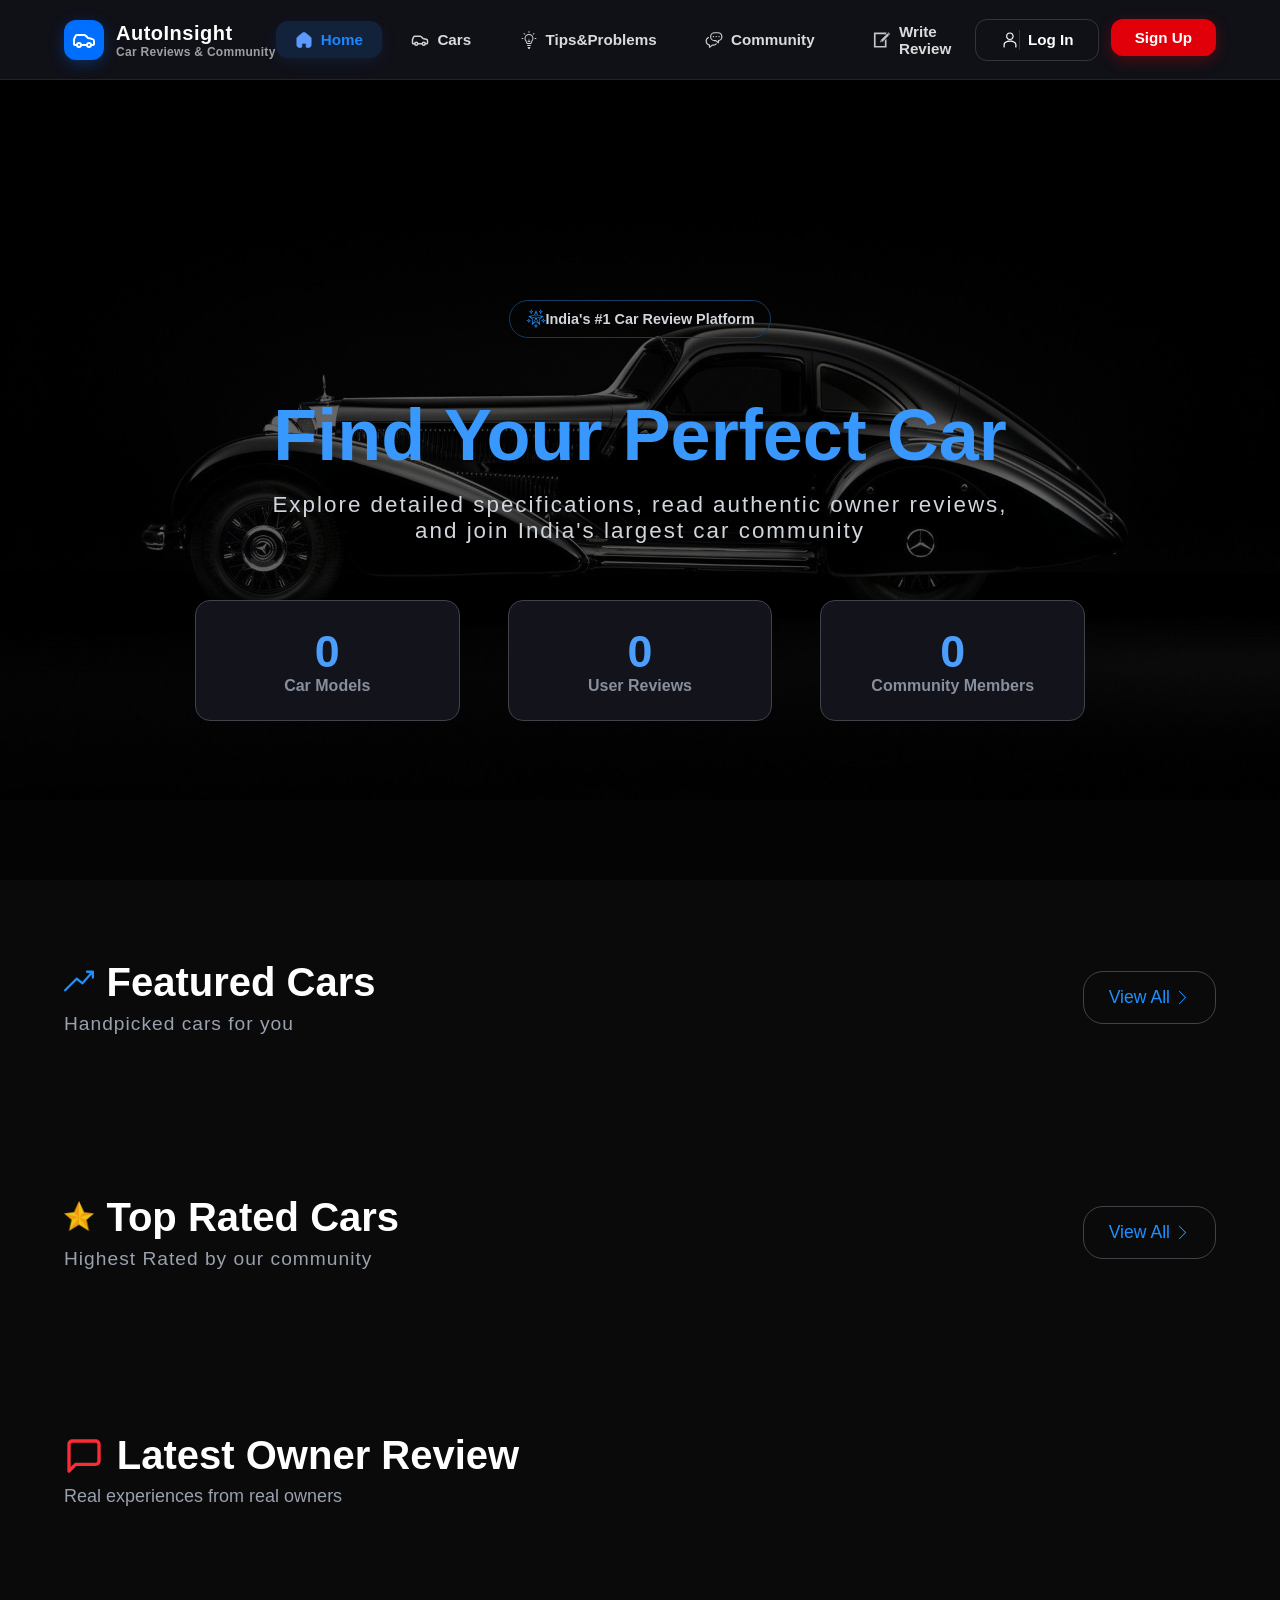
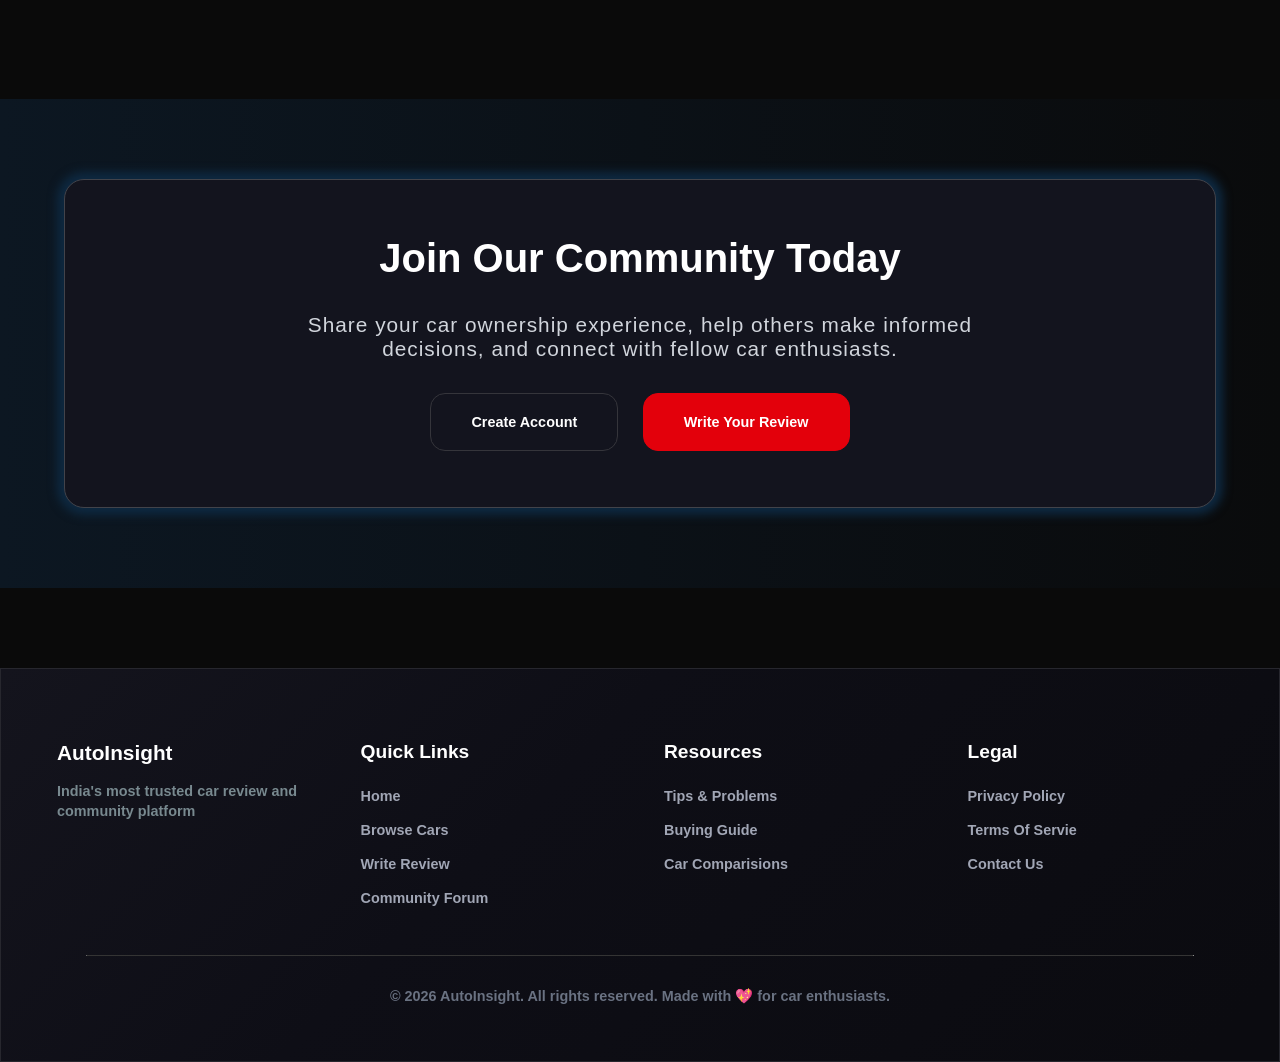
<file: index.html>
<!doctype html>
<html lang="en">

<head>
	<meta charset="UTF-8" />
	<meta name="viewport" content="width=device-width, initial-scale=1.0" />
	<title>AutoInsight - Car Review Platform</title>
	<link rel="shortcut icon" href="Asset/Icons/favicon.svg" type="image/x-icon">
	<link rel="stylesheet" href="CSS/style.css" />
</head>

<body>

	<div id="header"></div>

	<!---------------- Hero Section ------------------->
	<div class="hero-section" id="home">
		<div class="review-platform">
			<img src="Asset/Icons/twinkleStars.svg" alt="Star Icon" />
			<p>India's #1 Car Review Platform</p>
		</div>

		<div class="hero-section-text">
			<h3>Find Your Perfect Car</h3>
			<p>
				Explore detailed specifications, read authentic owner reviews, and
				join India's largest car community
			</p>
		</div>


		<div class="description-grid">
			<div>
				<h4 id="stat-cars">0</h4>
				<p>Car Models</p>
			</div>
			<div>
				<h4 id="stat-reviews">0</h4>
				<p>User Reviews</p>
			</div>
			<div>
				<h4 id="stat-users">0</h4>
				<p>Community Members</p>
			</div>
		</div>
	</div>

	<!--------------------- Featured Cars ----------------------->
	<div id="car" class="featured-cars">
		<div class="view-all">
			<div>
				<img class="icons" src="Asset/Icons/growth.svg" alt="Growth Icon" />
				<h4>Featured Cars</h4>
				<p>Handpicked cars for you</p>
			</div>
			<button>
				View All
				<img class="icons" src="Asset/Icons/rightArrow.svg" alt="Greater Than Icon" />
			</button>
		</div>

		<div class="car-cardGrid" id="featured-cars-container">
			<!-- Featured cars will load here -->
		</div>
		</div>
	</div>

	<!-------------------- Top rated Cars ---------------------------->
	<div class="top-rated-cars">
		<div class="view-all">
			<div>
				<img class="icons" src="Asset/Icons/star.png" alt="Star Icon" />
				<h4>Top Rated Cars</h4>
				<p>Highest Rated by our community</p>
			</div>
			<button>
				View All
				<img class="icons" src="Asset/Icons/rightArrow.svg" alt="Greater Than Icon" />
			</button>
		</div>

		<div class="car-cardGrid" id="top-rated-cars-container">
			<!-- Top rated cars will load here -->
		</div>
		</div>
	</div>

	<!----------------------- Latest Owner Reviews --------------------->
	<div class="review-container">
		<div class="review-head-content">
			<h2 class="review-head-flex">
				<img src="Asset/Icons/message.svg" alt="icon">
				Latest Owner Review
			</h2>

			<p>Real experiences from real owners</p>
		</div>

		<div class="review-cards-grid" id="latest-reviews-container">
			<!-- Latest reviews will load here -->
		</div>
		</div>
	</div>

	<!------------------------------- Call on Action --------------------------->
	<div class="join-us-container">
		<div class="join-us">
			<h4>Join Our Community Today</h4>
			<p>Share your car ownership experience, help others make informed decisions, and connect with fellow car
				enthusiasts.</p>
			<div class="join-us-buttons">
				<button class="join-us-create-account-button">Create Account</button>
				<button class="join-us-write-review-button">Write Your Review</button>
			</div>
		</div>
	</div>

	<!---------------------------- Footer ------------------------------>
	<footer class="footer">
		<div class="upper-footer">
			<div class="upper-footer-section">
				<h3>AutoInsight</h3>
				<p>India's most trusted car review and community platform</p>
			</div>
			<div class="upper-footer-section">
				<h4>Quick Links</h4>
				<ul class="footer-list">
					<li><a href="#car">Browse Cars</a></li>
					<li><a href="HTML/review.html">Write Review</a></li>
					<li><a href="#">Community Forum</a></li>
				</ul>
			</div>
			<div class="upper-footer-section">
				<h4>Resources</h4>
				<ul class="footer-list">
					<li><a href="#">Tips & Problems</a></li>
					<li><a href="#">Buying Guide</a></li>
					<li><a href="#">Car Comparisions</a></li>
				</ul>
			</div>
			<div class="upper-footer-section">
				<h4>Legal</h4>
				<ul class="footer-list">
					<li><a href="#">Privacy Policy</a></li>
					<li><a href="#">Terms Of Servie</a></li>
					<li><a href="#">Contact Us</a></li>
				</ul>
			</div>
		</div>
		<hr class="index-hr footer-hr">
		<div class="lower-footer">
			<p>&copy 2026 AutoInsight. All rights reserved. Made with 💖 for car enthusiasts.</p>
		</div>
	</footer>

	<script src="JS/include.js"></script>
	<script src="JS/home.js"></script>
</body>

</html>
</file>
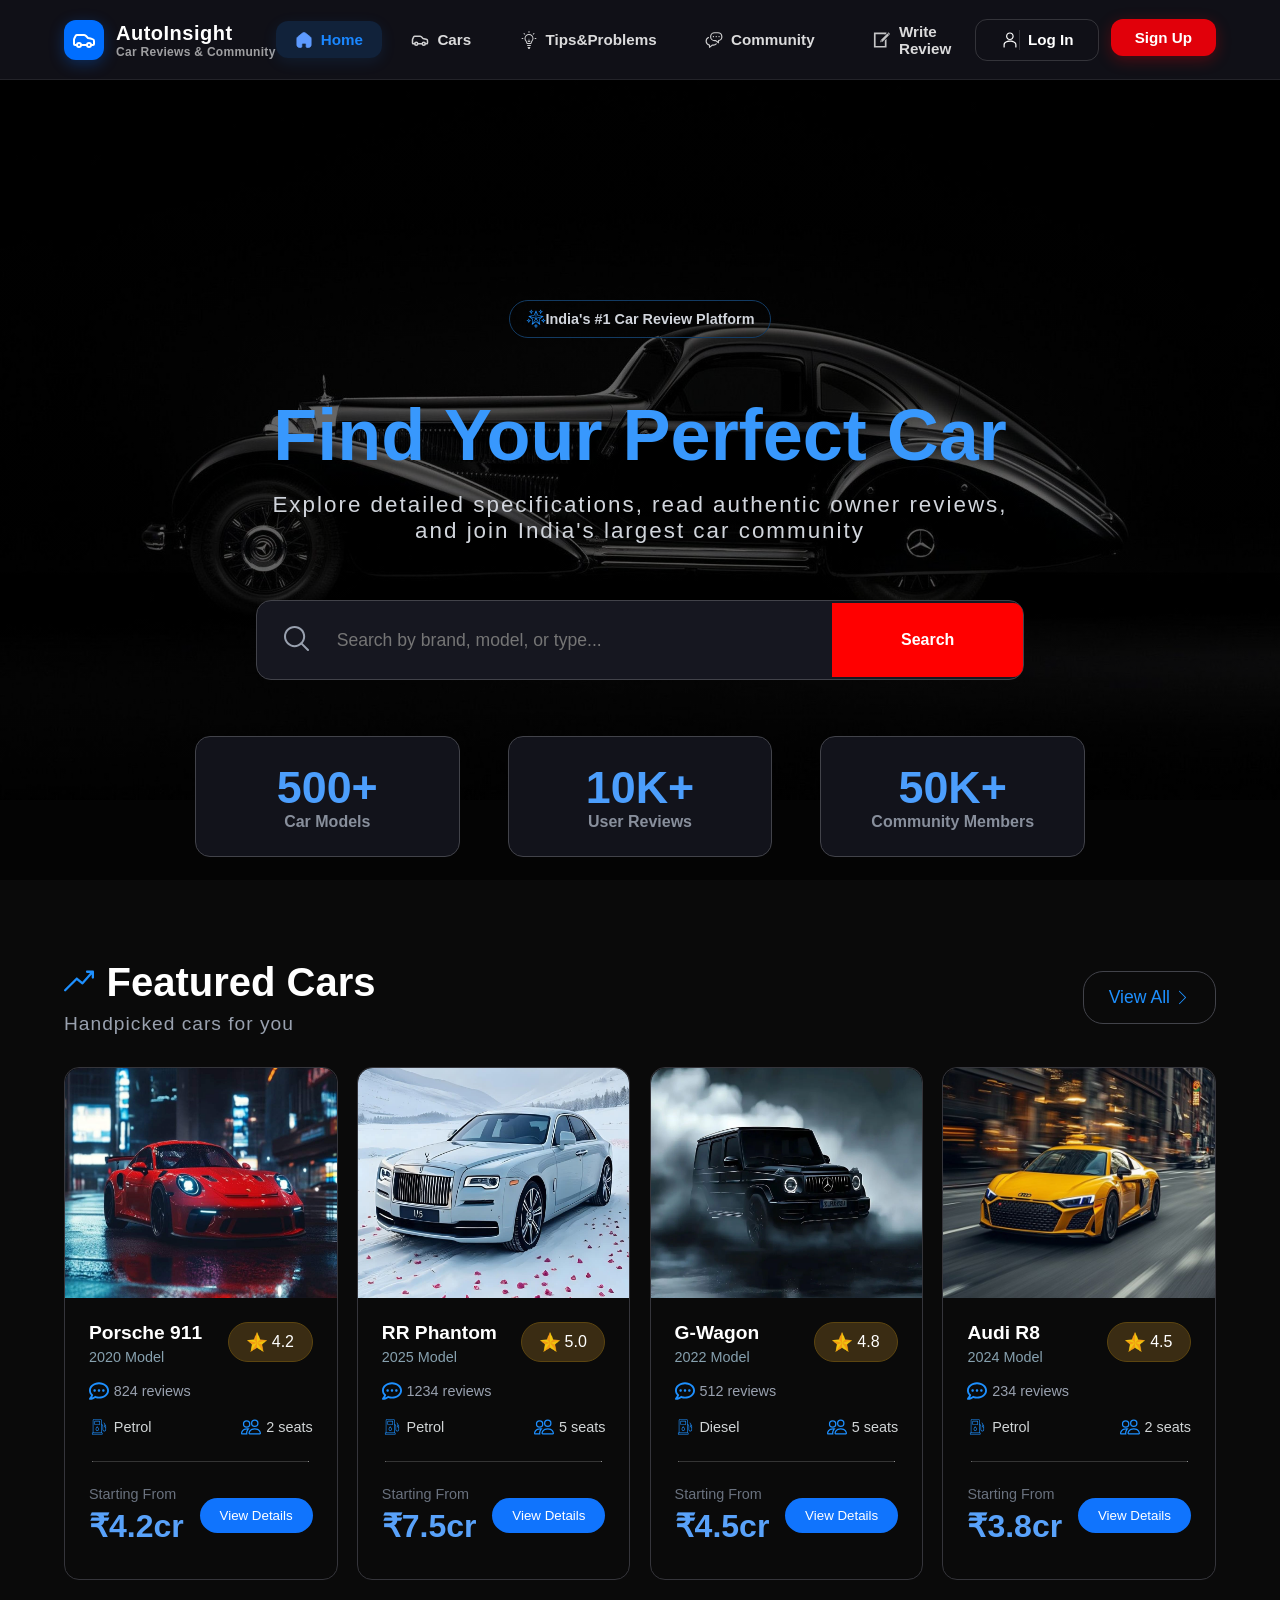
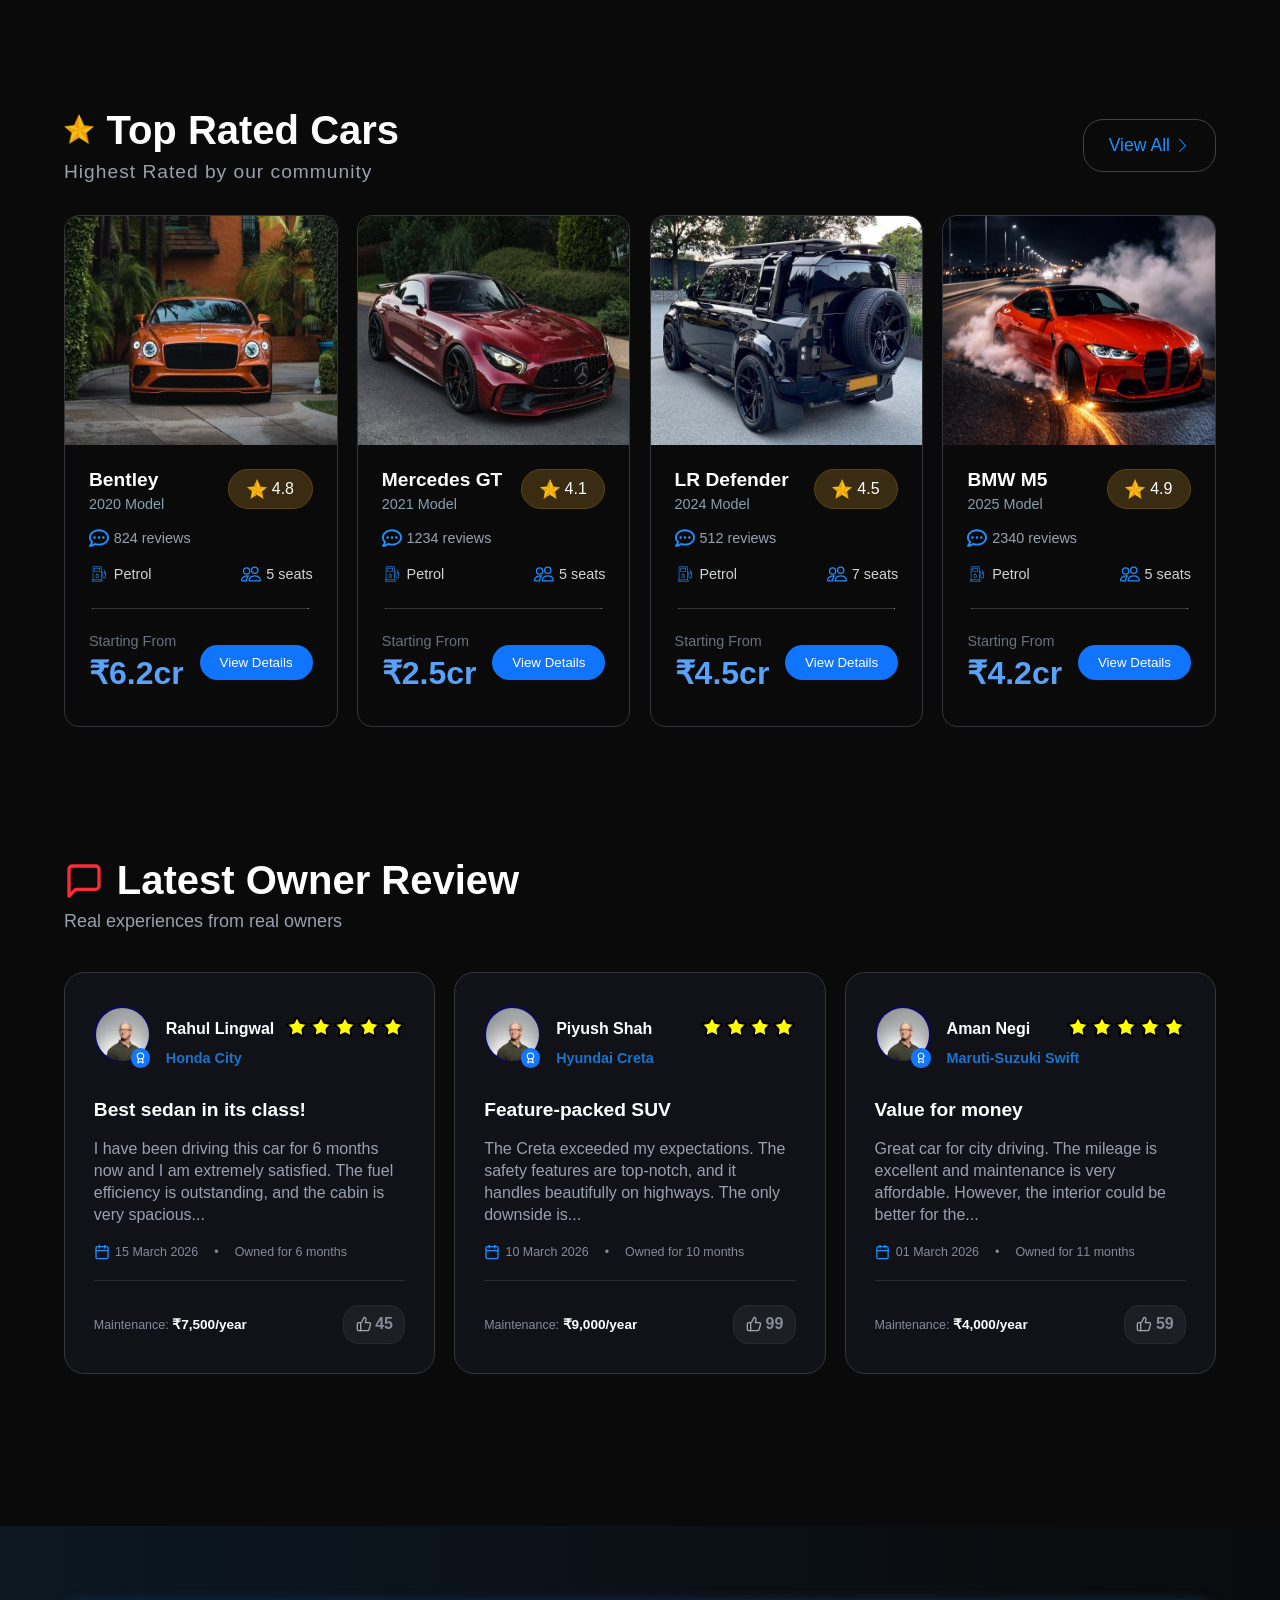
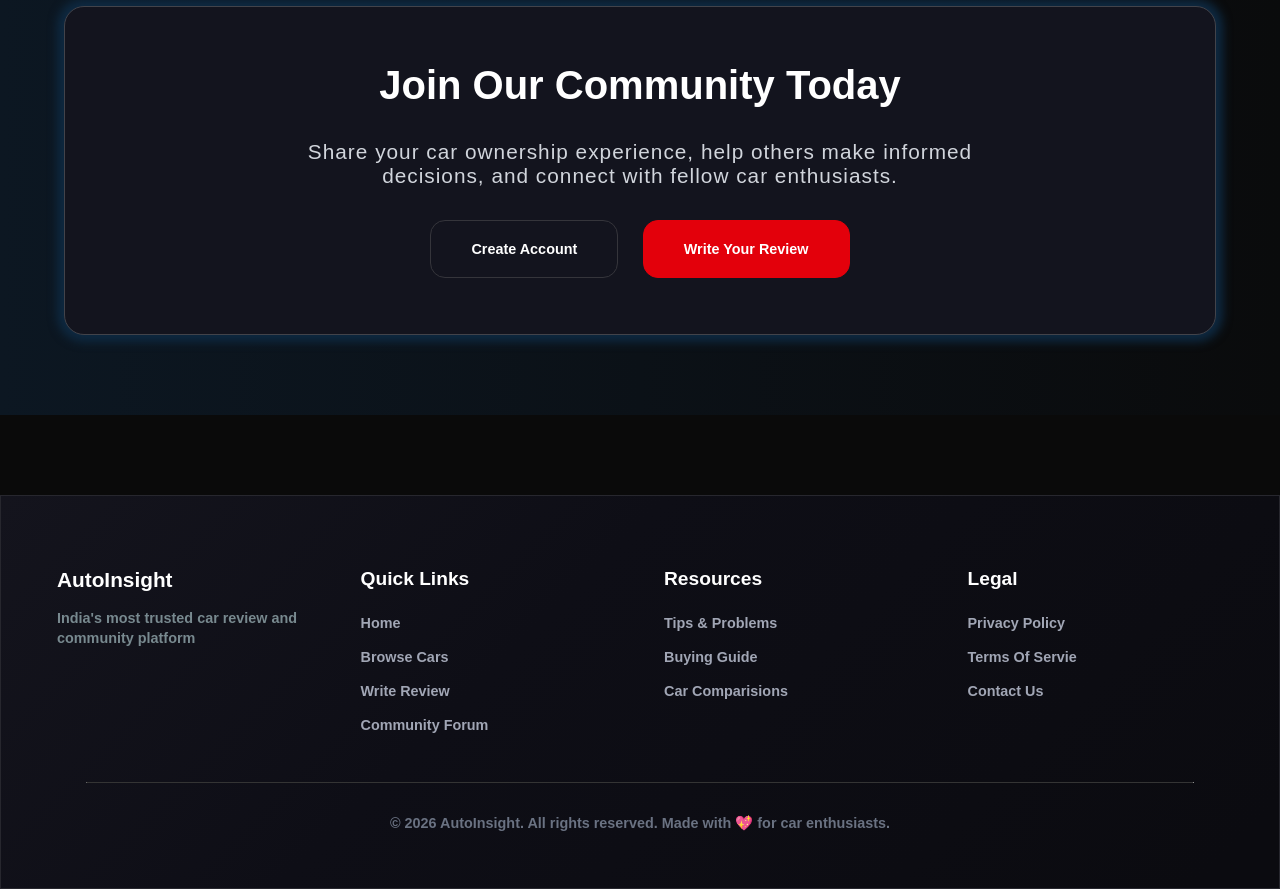
<file: HTML/index.html>
<!doctype html>
<html lang="en">

<head>
	<meta charset="UTF-8" />
	<meta name="viewport" content="width=device-width, initial-scale=1.0" />
	<title>AutoInsight - Car Review Platform</title>
	<link rel="shortcut icon" href="../Asset/Icons/favicon.svg" type="image/x-icon">
	<link rel="stylesheet" href="../CSS/style.css" />
</head>

<body>

	<div id="header"></div>

	<!---------------- Hero Section ------------------->
	<div class="hero-section" id="home">
		<div class="review-platform">
			<img src="../Asset/Icons/twinkleStars.svg" alt="Star Icon" />
			<p>India's #1 Car Review Platform</p>
		</div>

		<div class="hero-section-text">
			<h3>Find Your Perfect Car</h3>
			<p>
				Explore detailed specifications, read authentic owner reviews, and
				join India's largest car community
			</p>
		</div>

		<div class="search-car">
			<button class="search-icon">
				<img src="../Asset/Icons/search.svg" alt="Search Icon" />
			</button>
			<input type="search" placeholder="Search by brand, model, or type..." />
			<button class="search-car-button">Search</button>
		</div>

		<div class="description-grid">
			<div>
				<h4>500+</h4>
				<p>Car Models</p>
			</div>
			<div>
				<h4>10K+</h4>
				<p>User Reviews</p>
			</div>
			<div>
				<h4>50K+</h4>
				<p>Community Members</p>
			</div>
		</div>
	</div>

	<!--------------------- Featured Cars ----------------------->
	<div id="car" class="featured-cars">
		<div class="view-all">
			<div>
				<img class="icons" src="../Asset/Icons/growth.svg" alt="Growth Icon" />
				<h4>Featured Cars</h4>
				<p>Handpicked cars for you</p>
			</div>
			<button>
				View All
				<img class="icons" src="../Asset/Icons/rightArrow.svg" alt="Greater Than Icon" />
			</button>
		</div>

		<div class="car-cardGrid">
			<!-- Car1 -->
			<div class="car-card shadow">
				<div class="car-img-container">
					<img src="../Asset/Images/porsche.jpg" alt="Porsche 911 Car" />
				</div>
				<div class="car-details">
					<div class="car-description">
						<div>
							<div class="car-name">
								<p>Porsche 911</p>
								<p>2020 Model</p>
							</div>

							<div class="ratings">
								<img class="icons" src="../Asset/Icons/star.png" alt="Star Icon" />
								<p>4.2</p>
							</div>
						</div>

						<div class="reviews">
							<img class="icons" src="../Asset/Icons/review-chat.svg" alt="Review Icon" />
							<p>824 reviews</p>
						</div>

						<div class="fuel-and-capacity">
							<div class="fuel">
								<img class="icons" src="../Asset/Icons/fuel.svg" alt="Fuel Icon" />
								<p>Petrol</p>
							</div>

							<div class="seat-capacity">
								<img class="icons" src="../Asset/Icons/people.svg" alt="People Icon" />
								<p>2 seats</p>
							</div>
						</div>
					</div>

					<hr class="index-hr" />

					<div class="car-price">
						<div class="cost">
							<p>Starting From</p>
							<p>₹4.2cr</p>
						</div>
						<button class="view-details">View Details</button>
					</div>
				</div>
			</div>

			<!-- Car2 -->
			<div class="car-card shadow">
				<div class="car-img-container">
					<img src="../Asset/Images/rr.jpg" alt="Rolls Royce Phantom Car" />
				</div>
				<div class="car-details">
					<div class="car-description">
						<div>
							<div class="car-name">
								<p>RR Phantom</p>
								<p>2025 Model</p>
							</div>

							<div class="ratings">
								<img class="icons" src="../Asset/Icons/star.png" alt="Star Icon" />
								<p>5.0</p>
							</div>
						</div>

						<div class="reviews">
							<img class="icons" src="../Asset/Icons/review-chat.svg" alt="Review Icon" />
							<p>1234 reviews</p>
						</div>

						<div class="fuel-and-capacity">
							<div class="fuel">
								<img class="icons" src="../Asset/Icons/fuel.svg" alt="Fuel Icon" />
								<p>Petrol</p>
							</div>

							<div class="seat-capacity">
								<img class="icons" src="../Asset/Icons/people.svg" alt="People Icon" />
								<p>5 seats</p>
							</div>
						</div>
					</div>

					<hr class="index-hr"/>

					<div class="car-price">
						<div class="cost">
							<p>Starting From</p>
							<p>₹7.5cr</p>
						</div>
						<button class="view-details">View Details</button>
					</div>
				</div>
			</div>

			<!-- Car3 -->
			<div class="car-card shadow">
				<div class="car-img-container">
					<img src="../Asset/Images/gwagon.jpg" alt="Mercedes G Wagon Car" />
				</div>
				<div class="car-details">
					<div class="car-description">
						<div>
							<div class="car-name">
								<p>G-Wagon</p>
								<p>2022 Model</p>
							</div>

							<div class="ratings">
								<img class="icons" src="../Asset/Icons/star.png" alt="Star Icon" />
								<p>4.8</p>
							</div>
						</div>

						<div class="reviews">
							<img class="icons" src="../Asset/Icons/review-chat.svg" alt="Review Icon" />
							<p>512 reviews</p>
						</div>

						<div class="fuel-and-capacity">
							<div class="fuel">
								<img class="icons" src="../Asset/Icons/fuel.svg" alt="Fuel Icon" />
								<p>Diesel</p>
							</div>

							<div class="seat-capacity">
								<img class="icons" src="../Asset/Icons/people.svg" alt="People Icon" />
								<p>5 seats</p>
							</div>
						</div>
					</div>

					<hr class="index-hr"/>

					<div class="car-price">
						<div class="cost">
							<p>Starting From</p>
							<p>₹4.5cr</p>
						</div>
						<button class="view-details">View Details</button>
					</div>
				</div>
			</div>

			<!-- Car4 -->
			<div class="car-card shadow">
				<div class="car-img-container">
					<img src="../Asset/Images/audi.jpg" alt="Audi R8 Car" />
				</div>
				<div class="car-details">
					<div class="car-description">
						<div>
							<div class="car-name">
								<p>Audi R8</p>
								<p>2024 Model</p>
							</div>

							<div class="ratings">
								<img class="icons" src="../Asset/Icons/star.png" alt="Star Icon" />
								<p>4.5</p>
							</div>
						</div>

						<div class="reviews">
							<img class="icons" src="../Asset/Icons/review-chat.svg" alt="Review Icon" />
							<p>234 reviews</p>
						</div>

						<div class="fuel-and-capacity">
							<div class="fuel">
								<img class="icons" src="../Asset/Icons/fuel.svg" alt="Fuel Icon" />
								<p>Petrol</p>
							</div>

							<div class="seat-capacity">
								<img class="icons" src="../Asset/Icons/people.svg" alt="People Icon" />
								<p>2 seats</p>
							</div>
						</div>
					</div>

					<hr class="index-hr"/>

					<div class="car-price">
						<div class="cost">
							<p>Starting From</p>
							<p>₹3.8cr</p>
						</div>
						<button class="view-details">View Details</button>
					</div>
				</div>
			</div>
		</div>
	</div>

	<!-------------------- Top rated Cars ---------------------------->
	<div class="top-rated-cars">
		<div class="view-all">
			<div>
				<img class="icons" src="../Asset/Icons/star.png" alt="Star Icon" />
				<h4>Top Rated Cars</h4>
				<p>Highest Rated by our community</p>
			</div>
			<button>
				View All
				<img class="icons" src="../Asset/Icons/rightArrow.svg" alt="Greater Than Icon" />
			</button>
		</div>

		<div class="car-cardGrid">
			<!-- Car1 -->
			<div class="car-card shadow">
				<div class="car-img-container">
					<img src="../Asset/Images/bentley.jpg" alt="Bentley Flying Spur Car" />
				</div>
				<div class="car-details">
					<div class="car-description">
						<div>
							<div class="car-name">
								<p>Bentley</p>
								<p>2020 Model</p>
							</div>

							<div class="ratings">
								<img class="icons" src="../Asset/Icons/star.png" alt="Star Icon" />
								<p>4.8</p>
							</div>
						</div>

						<div class="reviews">
							<img class="icons" src="../Asset/Icons/review-chat.svg" alt="Review Icon" />
							<p>824 reviews</p>
						</div>

						<div class="fuel-and-capacity">
							<div class="fuel">
								<img class="icons" src="../Asset/Icons/fuel.svg" alt="Fuel Icon" />
								<p>Petrol</p>
							</div>

							<div class="seat-capacity">
								<img class="icons" src="../Asset/Icons/people.svg" alt="People Icon" />
								<p>5 seats</p>
							</div>
						</div>
					</div>

					<hr class="index-hr"/>

					<div class="car-price">
						<div class="cost">
							<p>Starting From</p>
							<p>₹6.2cr</p>
						</div>
						<button class="view-details">View Details</button>
					</div>
				</div>
			</div>

			<!-- Car2 -->
			<div class="car-card shadow">
				<div class="car-img-container">
					<img src="../Asset/Images/mercedes.jpg" alt="Mercedes GT Car" />
				</div>
				<div class="car-details">
					<div class="car-description">
						<div>
							<div class="car-name">
								<p>Mercedes GT</p>
								<p>2021 Model</p>
							</div>

							<div class="ratings">
								<img class="icons" src="../Asset/Icons/star.png" alt="Star Icon" />
								<p>4.1</p>
							</div>
						</div>

						<div class="reviews">
							<img class="icons" src="../Asset/Icons/review-chat.svg" alt="Review Icon" />
							<p>1234 reviews</p>
						</div>

						<div class="fuel-and-capacity">
							<div class="fuel">
								<img class="icons" src="../Asset/Icons/fuel.svg" alt="Fuel Icon" />
								<p>Petrol</p>
							</div>

							<div class="seat-capacity">
								<img class="icons" src="../Asset/Icons/people.svg" alt="People Icon" />
								<p>5 seats</p>
							</div>
						</div>
					</div>

					<hr class="index-hr"/>

					<div class="car-price">
						<div class="cost">
							<p>Starting From</p>
							<p>₹2.5cr</p>
						</div>
						<button class="view-details">View Details</button>
					</div>
				</div>
			</div>

			<!-- Car3 -->
			<div class="car-card shadow">
				<div class="car-img-container">
					<img src="../Asset/Images/defender.jpg" alt="Land Rover Defender Car" />
				</div>
				<div class="car-details">
					<div class="car-description">
						<div>
							<div class="car-name">
								<p>LR Defender</p>
								<p>2024 Model</p>
							</div>

							<div class="ratings">
								<img class="icons" src="../Asset/Icons/star.png" alt="Star Icon" />
								<p>4.5</p>
							</div>
						</div>

						<div class="reviews">
							<img class="icons" src="../Asset/Icons/review-chat.svg" alt="Review Icon" />
							<p>512 reviews</p>
						</div>

						<div class="fuel-and-capacity">
							<div class="fuel">
								<img class="icons" src="../Asset/Icons/fuel.svg" alt="Fuel Icon" />
								<p>Petrol</p>
							</div>

							<div class="seat-capacity">
								<img class="icons" src="../Asset/Icons/people.svg" alt="People Icon" />
								<p>7 seats</p>
							</div>
						</div>
					</div>

					<hr class="index-hr"/>

					<div class="car-price">
						<div class="cost">
							<p>Starting From</p>
							<p>₹4.5cr</p>
						</div>
						<button class="view-details">View Details</button>
					</div>
				</div>
			</div>

			<!-- Car4 -->
			<div class="car-card shadow">
				<div class="car-img-container">
					<img src="../Asset/Images/bmw.jpg" alt="BMW M5 Car" />
				</div>
				<div class="car-details">
					<div class="car-description">
						<div>
							<div class="car-name">
								<p>BMW M5</p>
								<p>2025 Model</p>
							</div>

							<div class="ratings">
								<img class="icons" src="../Asset/Icons/star.png" alt="Star Icon" />
								<p>4.9</p>
							</div>
						</div>

						<div class="reviews">
							<img class="icons" src="../Asset/Icons/review-chat.svg" alt="Review Icon" />
							<p>2340 reviews</p>
						</div>

						<div class="fuel-and-capacity">
							<div class="fuel">
								<img class="icons" src="../Asset/Icons/fuel.svg" alt="Fuel Icon" />
								<p>Petrol</p>
							</div>

							<div class="seat-capacity">
								<img class="icons" src="../Asset/Icons/people.svg" alt="People Icon" />
								<p>5 seats</p>
							</div>
						</div>
					</div>

					<hr class="index-hr"/>

					<div class="car-price">
						<div class="cost">
							<p>Starting From</p>
							<p>₹4.2cr</p>
						</div>
						<button class="view-details">View Details</button>
					</div>
				</div>
			</div>
		</div>
	</div>

	<!----------------------- Latest Owner Reviews --------------------->
	<div class="review-container">
		<div class="review-head-content">
			<h2 class="review-head-flex">
				<img src="../Asset/Icons/message.svg" alt="icon">
				Latest Owner Review
			</h2>

			<p>Real experiences from real owners</p>
		</div>

		<div class="review-cards-grid">
			<div class="review-card shadow">
				<div class="card-head-flex">
					<div class="profile">
						<img src="../Asset/Images/person1.jpg" alt="person">
						<div class="batch">
							<img src="../Asset/Icons/batch.svg" alt="batch">
						</div>
					</div>

					<div class="review-head-container">
						<div class="head-content-flex">
							<h4>Rahul Lingwal</h4>
							<div class="rating-flex">
								<img src="../Asset/Icons/star.svg" alt="star">
								<img src="../Asset/Icons/star.svg" alt="star">
								<img src="../Asset/Icons/star.svg" alt="star">
								<img src="../Asset/Icons/star.svg" alt="star">
								<img src="../Asset/Icons/star.svg" alt="star">
							</div>
						</div>
						<button>Honda City</button>
					</div>
				</div>

				<h3>Best sedan in its class!</h3>
				<p>I have been driving this car for 6 months now and I am extremely satisfied.
					The fuel efficiency is outstanding, and the cabin is very spacious...
				</p>

				<div class="review-time-flex">
					<div class="date-flex">
						<img src="../Asset/Icons/date.svg" alt="date">
						<span>15 March 2026</span>
					</div>
					<span>•</span>
					<span>Owned for 6 months</span>
				</div>

				<div class="maintain-flex">
					<div>
						Maintenance:
						<span class="price">₹7,500/year</span>
					</div>
					<button class="likes-flex">
						<img src="../Asset/Icons/like.svg" alt="likes">
						<span>45</span>
					</button>
				</div>
			</div>

			<div class="review-card shadow">
				<div class="card-head-flex">
					<div class="profile">
						<img src="../Asset/Images/person1.jpg" alt="person">
						<div class="batch">
							<img src="../Asset/Icons/batch.svg" alt="batch">
						</div>
					</div>

					<div class="review-head-container">
						<div class="head-content-flex">
							<h4>Piyush Shah</h4>
							<div class="rating-flex">
								<img src="../Asset/Icons/star.svg" alt="star">
								<img src="../Asset/Icons/star.svg" alt="star">
								<img src="../Asset/Icons/star.svg" alt="star">
								<img src="../Asset/Icons/star.svg" alt="star">
							</div>
						</div>
						<button>Hyundai Creta</button>
					</div>
				</div>

				<h3>Feature-packed SUV</h3>
				<p>The Creta exceeded my expectations.
					The safety features are top-notch, and it handles beautifully on highways. The only
					downside is...
				</p>

				<div class="review-time-flex">
					<div class="date-flex">
						<img src="../Asset/Icons/date.svg" alt="date">
						<span>10 March 2026</span>
					</div>
					<span>•</span>
					<span>Owned for 10 months</span>
				</div>

				<div class="maintain-flex">
					<div>
						Maintenance:
						<span class="price">₹9,000/year</span>
					</div>
					<button class="likes-flex">
						<img src="../Asset/Icons/like.svg" alt="likes">
						<span>99</span>
					</button>
				</div>
			</div>

			<div class="review-card shadow">
				<div class="card-head-flex">
					<div class="profile">
						<img src="../Asset/Images/person1.jpg" alt="person">
						<div class="batch">
							<img src="../Asset/Icons/batch.svg" alt="batch">
						</div>
					</div>

					<div class="review-head-container">
						<div class="head-content-flex">
							<h4>Aman Negi</h4>
							<div class="rating-flex">
								<img src="../Asset/Icons/star.svg" alt="star">
								<img src="../Asset/Icons/star.svg" alt="star">
								<img src="../Asset/Icons/star.svg" alt="star">
								<img src="../Asset/Icons/star.svg" alt="star">
								<img src="../Asset/Icons/star.svg" alt="star">
							</div>
						</div>
						<button>Maruti-Suzuki Swift</button>
					</div>
				</div>

				<h3>Value for money</h3>
				<p>Great car for city driving.
					The mileage is excellent and maintenance is very affordable. However, the
					interior could be better for the...
				</p>

				<div class="review-time-flex">
					<div class="date-flex">
						<img src="../Asset/Icons/date.svg" alt="date">
						<span>01 March 2026</span>
					</div>
					<span>•</span>
					<span>Owned for 11 months</span>
				</div>

				<div class="maintain-flex">
					<div>
						Maintenance:
						<span class="price">₹4,000/year</span>
					</div>
					<button class="likes-flex">
						<img src="../Asset/Icons/like.svg" alt="likes">
						<span>59</span>
					</button>
				</div>
			</div>
		</div>
	</div>

	<!------------------------------- Call on Action --------------------------->
	<div class="join-us-container">
		<div class="join-us">
			<h4>Join Our Community Today</h4>
			<p>Share your car ownership experience, help others make informed decisions, and connect with fellow car
				enthusiasts.</p>
			<div class="join-us-buttons">
				<button class="join-us-create-account-button">Create Account</button>
				<button class="join-us-write-review-button">Write Your Review</button>
			</div>
		</div>
	</div>

	<!---------------------------- Footer ------------------------------>
	<footer class="footer">
		<div class="upper-footer">
			<div class="upper-footer-section">
				<h3>AutoInsight</h3>
				<p>India's most trusted car review and community platform</p>
			</div>
			<div class="upper-footer-section">
				<h4>Quick Links</h4>
				<ul class="footer-list">
					<li><a href="#car">Browse Cars</a></li>
					<li><a href="../HTML/review.html">Write Review</a></li>
					<li><a href="#">Community Forum</a></li>
				</ul>
			</div>
			<div class="upper-footer-section">
				<h4>Resources</h4>
				<ul class="footer-list">
					<li><a href="#">Tips & Problems</a></li>
					<li><a href="#">Buying Guide</a></li>
					<li><a href="#">Car Comparisions</a></li>
				</ul>
			</div>
			<div class="upper-footer-section">
				<h4>Legal</h4>
				<ul class="footer-list">
					<li><a href="#">Privacy Policy</a></li>
					<li><a href="#">Terms Of Servie</a></li>
					<li><a href="#">Contact Us</a></li>
				</ul>
			</div>
		</div>
		<hr class="index-hr footer-hr">
		<div class="lower-footer">
			<p>&copy 2026 AutoInsight. All rights reserved. Made with 💖 for car enthusiasts.</p>
		</div>
	</footer>

	<script src="../JS/include.js"></script>
</body>

</html>
</file>
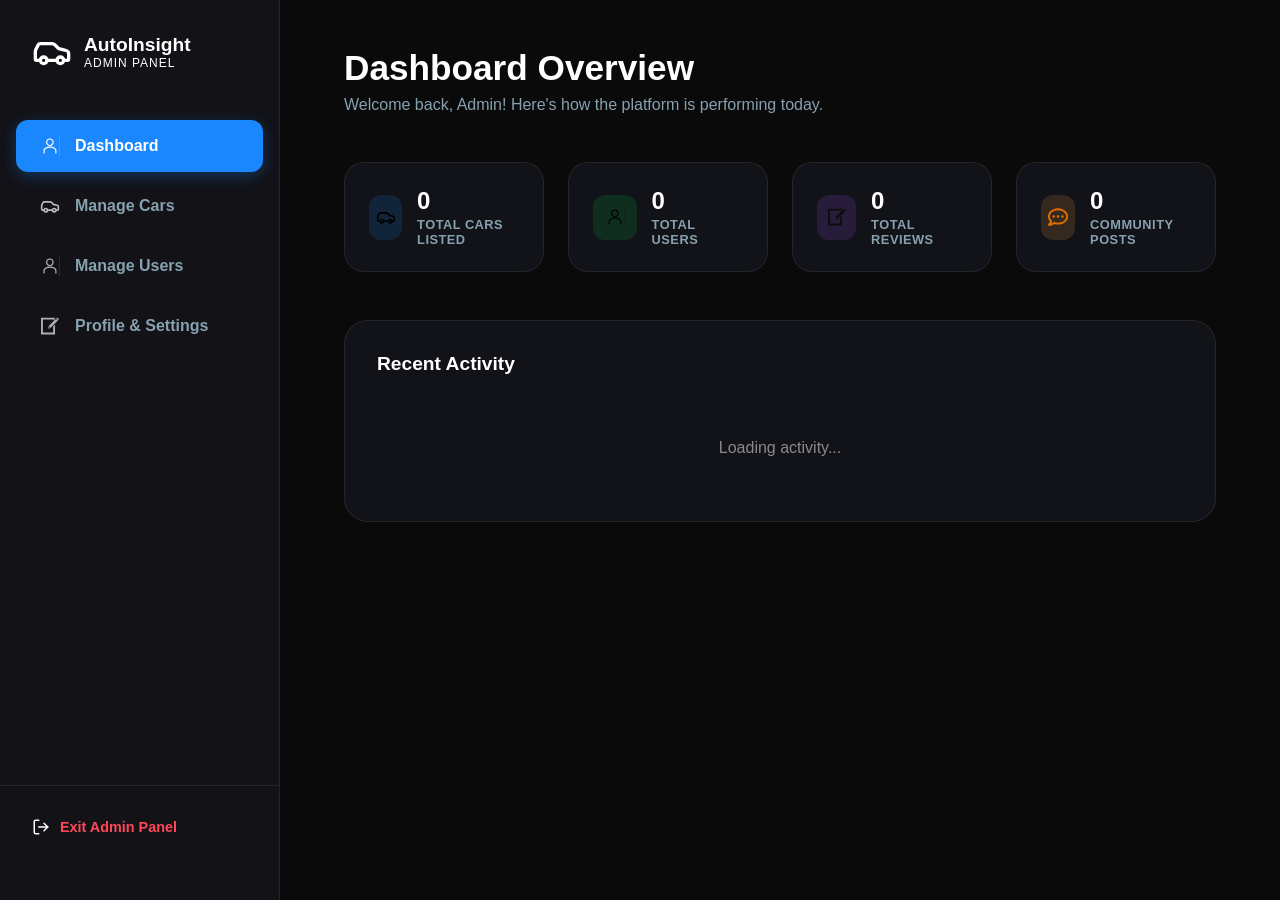
<file: HTML/admin.html>
<!DOCTYPE html>
<html lang="en">
<head>
    <meta charset="UTF-8">
    <meta name="viewport" content="width=device-width, initial-scale=1.0">
    <title>Admin Panel - AutoInsight</title>
    <link rel="shortcut icon" href="../Asset/Icons/favicon.svg" type="image/x-icon">
    <link rel="stylesheet" href="../CSS/style.css">
    <link rel="stylesheet" href="../CSS/admin.css">
</head>
<body class="admin-page-body">
    
    <div class="admin-layout">
        <!-- Sidebar -->
        <aside class="admin-sidebar">
            <div class="sidebar-brand">
                <img src="../Asset/Icons/car-ico.svg" alt="Logo">
                <div>
                    <h2>AutoInsight</h2>
                    <p>Admin Panel</p>
                </div>
            </div>

            <nav class="sidebar-nav">
                <div class="nav-item active" data-tab="dashboard">
                    <img src="../Asset/Icons/profile.svg" alt="Dashboard">
                    <span>Dashboard</span>
                </div>
                <div class="nav-item" data-tab="cars">
                    <img src="../Asset/Icons/car-ico.svg" alt="Cars">
                    <span>Manage Cars</span>
                </div>
                <div class="nav-item" data-tab="users">
                    <img src="../Asset/Icons/profile.svg" alt="Users">
                    <span>Manage Users</span>
                </div>
                <div class="nav-item" data-tab="settings">
                    <img src="../Asset/Icons/review.svg" alt="Settings">
                    <span>Profile & Settings</span>
                </div>
            </nav>

            <div class="sidebar-footer">
                <a href="../index.html" class="exit-link">
                    <img src="../Asset/Icons/logout.svg" alt="Exit" style="width: 18px;">
                    Exit Admin Panel
                </a>
            </div>
        </aside>

        <!-- Main Content -->
        <main class="admin-main">
            <!-- Dashboard Tab -->
            <section id="dashboard-tab" class="tab-content active">
                <div class="tab-header">
                    <h1>Dashboard Overview</h1>
                    <p>Welcome back, Admin! Here's how the platform is performing today.</p>
                </div>

                <div class="stats-grid">
                    <div class="stat-card">
                        <div class="stat-icon car"><img src="../Asset/Icons/car-ico.svg" style="filter: invert(1); width:20px;"></div>
                        <div class="stat-info">
                            <h3 id="stat-cars">0</h3>
                            <p>Total Cars Listed</p>
                        </div>
                    </div>
                    <div class="stat-card">
                        <div class="stat-icon user"><img src="../Asset/Icons/profile.svg" style="filter: invert(1); width:20px;"></div>
                        <div class="stat-info">
                            <h3 id="stat-users">0</h3>
                            <p>Total Users</p>
                        </div>
                    </div>
                    <div class="stat-card">
                        <div class="stat-icon review"><img src="../Asset/Icons/review.svg" style="filter: invert(1); width:20px;"></div>
                        <div class="stat-info">
                            <h3 id="stat-reviews">0</h3>
                            <p>Total Reviews</p>
                        </div>
                    </div>
                    <div class="stat-card">
                        <div class="stat-icon post"><img src="../Asset/Icons/review-chat.svg" style="filter: invert(1); width:20px;"></div>
                        <div class="stat-info">
                            <h3 id="stat-posts">0</h3>
                            <p>Community Posts</p>
                        </div>
                    </div>
                </div>

                <div class="activity-section">
                    <h2>Recent Activity</h2>
                    <div class="activity-list" id="activity-feed">
                        <!-- Loaded via JS -->
                        <div class="loading-state">Loading activity...</div>
                    </div>
                </div>
            </section>

            <!-- Cars Tab -->
            <section id="cars-tab" class="tab-content">
                <div class="tab-header" style="display:flex; justify-content:space-between; align-items:center;">
                    <div>
                        <h1>Manage Car Catalogue</h1>
                        <p>Add, edit, or remove vehicles from the platform.</p>
                    </div>
                    <button class="add-btn" id="open-add-car">+ Add New Car</button>
                </div>

                <div class="admin-table-wrapper">
                    <table class="admin-table">
                        <thead>
                            <tr>
                                <th>Vehicle</th>
                                <th>Price</th>
                                <th>Fuel & Body</th>
                                <th>Status</th>
                                <th>Actions</th>
                            </tr>
                        </thead>
                        <tbody id="cars-table-body">
                            <!-- Loaded via JS -->
                        </tbody>
                    </table>
                </div>
            </section>

            <!-- Users Tab -->
            <section id="users-tab" class="tab-content">
                <div class="tab-header">
                    <h1>User Management</h1>
                    <p>View and manage registered users and their roles.</p>
                </div>
                <div class="admin-table-wrapper">
                    <table class="admin-table">
                        <thead>
                            <tr>
                                <th>User</th>
                                <th>Email</th>
                                <th>Role</th>
                                <th>Joined Date</th>
                                <th>Actions</th>
                            </tr>
                        </thead>
                        <tbody id="users-table-body">
                            <tr style="opacity:0.5;"><td colspan="5" style="text-align:center; padding:3rem;">Loading users...</td></tr>
                        </tbody>
                    </table>
                </div>
            </section>

            <!-- Settings Tab (Profile) -->
            <section id="settings-tab" class="tab-content">
                <div class="tab-header">
                    <h1>Edit Profile</h1>
                    <p>Manage your admin account settings.</p>
                </div>

                <div class="profile-card">
                    <div class="profile-photo-section">
                        <div class="profile-avatar large">
                            <img src="../Asset/Icons/profile.svg" alt="Admin" style="filter: invert(1); width: 40px;">
                        </div>
                        <div class="photo-info">
                            <h3>Profile Photo</h3>
                            <button class="secondary-btn small" onclick="alert('Photo upload feature coming soon')">Change Photo</button>
                        </div>
                    </div>

                    <form id="profile-form" class="profile-form">
                        <div class="form-grid">
                            <div class="form-group full-width">
                                <label>Full Name</label>
                                <input type="text" id="admin-name-input" value="Admin User" placeholder="Enter your full name">
                            </div>
                            <div class="form-group">
                                <label>Email Address</label>
                                <input type="email" id="admin-email-input" value="admin@autoinsight.com" readonly>
                            </div>
                            <div class="form-group">
                                <label>Country</label>
                                <input type="text" id="admin-country-input" placeholder="e.g. United States">
                            </div>
                            <div class="form-group full-width">
                                <label>Bio</label>
                                <textarea id="admin-bio-input" placeholder="Tell us about yourself..." style="height: 100px;"></textarea>
                            </div>
                        </div>

                        <div class="password-change-section">
                            <h3>Change Password</h3>
                            <div class="form-grid">
                                <div class="form-group full-width">
                                    <label>Current Password</label>
                                    <input type="password" placeholder="Enter current password">
                                </div>
                                <div class="form-group">
                                    <label>New Password</label>
                                    <input type="password" placeholder="Enter new password">
                                </div>
                                <div class="form-group">
                                    <label>Confirm Password</label>
                                    <input type="password" placeholder="Confirm new password">
                                </div>
                            </div>
                        </div>

                        <div class="profile-actions">
                            <button type="submit" class="save-btn-large">
                                <img src="../Asset/Icons/review-chat.svg" style="filter:invert(1); width:16px; margin-right:8px;">
                                Save Changes
                            </button>
                            <button type="button" class="cancel-btn-outline" onclick="window.location.reload()">Cancel</button>
                        </div>
                    </form>
                </div>
            </section>
        </main>
    </div>

    <!-- Modals -->
    <div class="admin-modal-overlay" id="car-modal-overlay">
        <div class="admin-modal">
            <div class="modal-header">
                <h2 id="modal-title">Add New Car</h2>
                <button class="close-modal" id="close-car-modal">×</button>
            </div>
            <form id="car-form" class="modal-form">
                <input type="hidden" name="id" id="car-id">
                <input type="hidden" name="action" value="save">
                
                <div class="form-grid">
                    <div class="form-group">
                        <label>Brand</label>
                        <input type="text" name="brand" placeholder="e.g. Porsche" required>
                    </div>
                    <div class="form-group">
                        <label>Model Name</label>
                        <input type="text" name="model" placeholder="e.g. 911 Carrera" required>
                    </div>
                    <div class="form-group">
                        <label>Year</label>
                        <input type="number" name="year" placeholder="2024" required>
                    </div>
                    <div class="form-group">
                        <label>Price (Lakhs)</label>
                        <input type="number" step="0.1" name="price" placeholder="150.0" required>
                    </div>
                    <div class="form-group">
                        <label>Fuel Type</label>
                        <select name="fuel_type">
                            <option value="Petrol">Petrol</option>
                            <option value="Diesel">Diesel</option>
                            <option value="Electric">Electric</option>
                            <option value="Hybrid">Hybrid</option>
                        </select>
                    </div>
                    <div class="form-group">
                        <label>Body Type</label>
                        <select name="body_type">
                            <option value="Sedan">Sedan</option>
                            <option value="SUV">SUV</option>
                            <option value="Hatchback">Hatchback</option>
                            <option value="Coupe">Coupe</option>
                            <option value="MUV">MUV</option>
                        </select>
                    </div>
                    <div class="form-group">
                        <label>Seats</label>
                        <input type="number" name="seats" value="5">
                    </div>
                    <div class="form-group">
                        <label>Engine</label>
                        <input type="text" name="engine" placeholder="e.g. 1.5L i-VTEC">
                    </div>
                    <div class="form-group">
                        <label>Transmission</label>
                        <select name="transmission">
                            <option value="Manual">Manual</option>
                            <option value="Automatic">Automatic</option>
                        </select>
                    </div>
                    <div class="form-group">
                        <label>Mileage</label>
                        <input type="text" name="mileage" placeholder="e.g. 17.8 km/l">
                    </div>
                    <div class="form-group">
                        <label>Safety Rating</label>
                        <input type="text" name="safety_rating" placeholder="e.g. 5 Stars">
                    </div>
                    <div class="form-group">
                        <label>Special Tags</label>
                        <div class="checkbox-group">
                            <input type="checkbox" name="is_featured" id="is_featured" value="1">
                            <label for="is_featured">Mark as Featured</label>
                        </div>
                    </div>
                    <div class="form-group full-width">
                        <label>Pros (One per line)</label>
                        <textarea name="pros" placeholder="Excellent fuel efficiency&#10;Spacious interior" style="height:80px;"></textarea>
                    </div>
                    <div class="form-group full-width">
                        <label>Cons (One per line)</label>
                        <textarea name="cons" placeholder="Road noise at high speeds&#10;Limited boot space" style="height:80px;"></textarea>
                    </div>
                    <div class="form-group full-width">
                        <label>Description</label>
                        <textarea name="description" placeholder="Enter detailed description of the car..." style="height:120px;"></textarea>
                    </div>
                    <div class="form-group full-width">
                        <label>Main Image</label>
                        <input type="file" name="image_main" accept="image/*">
                    </div>
                    <div class="form-group full-width">
                        <label>Thumbnail 2 (Side/Profile)</label>
                        <input type="file" name="image_side" accept="image/*">
                    </div>
                    <div class="form-group full-width">
                        <label>Thumbnail 3 (Interior)</label>
                        <input type="file" name="image_interior" accept="image/*">
                    </div>
                    <div class="form-group full-width">
                        <label>Thumbnail 4 (Rear)</label>
                        <input type="file" name="image_rear" accept="image/*">
                    </div>
                </div>

                <div class="modal-footer">
                    <button type="button" class="cancel-btn" id="cancel-car-modal">Cancel</button>
                    <button type="submit" class="save-btn">Save Vehicle</button>
                </div>
            </form>
        </div>
    </div>

    <script src="../JS/admin.js"></script>
</body>
</html>
</file>
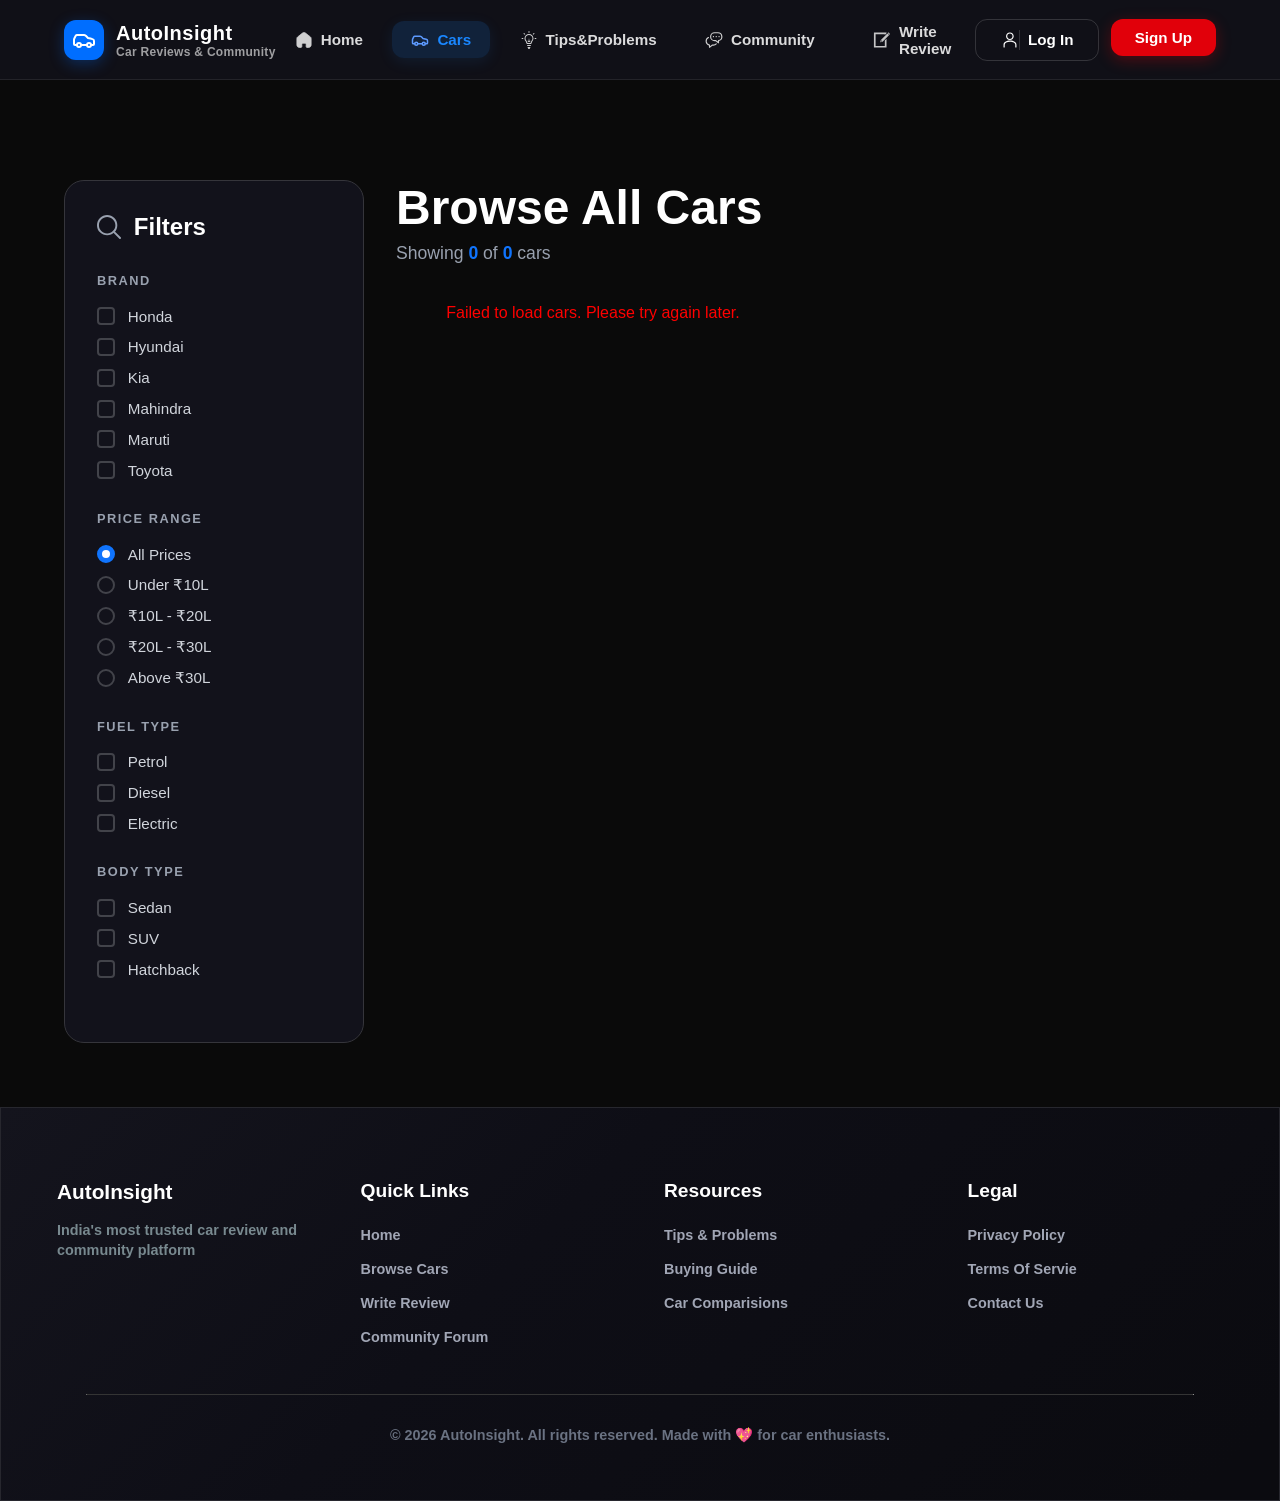
<file: HTML/car-details.html>
<!DOCTYPE html>
<html lang="en">
<head>
    <meta charset="UTF-8">
    <meta name="viewport" content="width=device-width, initial-scale=1.0">
    <title>Honda City 2024 - AutoInsight</title>
    <meta name="description" content="Detailed specifications, features, pros & cons and owner reviews for Honda City 2024.">
    <link rel="shortcut icon" href="../Asset/Icons/favicon.svg" type="image/x-icon">
    <link rel="stylesheet" href="../CSS/style.css">
    <link rel="stylesheet" href="../CSS/car-details.css">
</head>
<body>
    <div id="header"></div>

    <div class="details-page-wrapper">

        <!-- Back Button -->
        <a href="cars.html" class="back-link">
            <span>&#8249;</span> Back to Cars
        </a>

        <!-- ========= Hero Card ========= -->
        <section class="car-hero-card">

            <!-- Left: Image Gallery -->
            <div class="gallery-col">
                <div class="main-image-wrapper">
                    <img id="main-car-img" src="" alt="Car Image" class="main-car-img">
                </div>
                <div class="thumbnail-strip">
                    <!-- Dynamic thumbs will load here -->
                </div>
            </div>

            <!-- Right: Info Panel -->
            <div class="info-col">

                <!-- Title + Rating -->
                <div class="car-title-area">
                    <div>
                        <h1 class="car-name">Loading...</h1>
                        <p class="car-sub">Please wait while we fetch details</p>
                    </div>
                    <div class="rating-chip">
                        <img src="../Asset/Icons/star.png" alt="Star">
                        <span class="rating-val">0.0</span>
                        <span class="review-count">0 reviews</span>
                    </div>
                </div>

                <!-- Price -->
                <div class="price-block">
                    <p class="price-label">STARTING PRICE</p>
                    <p class="price-big">₹0.00 Lakhs</p>
                </div>

                <!-- Quick Specs Grid -->
                <div class="quick-specs">
                    <div class="spec-chip">
                        <span class="spec-label">FUEL TYPE</span>
                        <div class="spec-val">
                            <img src="../Asset/Icons/fuel.svg" alt="Fuel">
                            -
                        </div>
                    </div>
                    <div class="spec-chip">
                        <span class="spec-label">MILEAGE</span>
                        <div class="spec-val">
                            <img src="../Asset/Icons/speedometer.svg" alt="Mileage">
                            -
                        </div>
                    </div>
                    <div class="spec-chip">
                        <span class="spec-label">SEATING</span>
                        <div class="spec-val">
                            <img src="../Asset/Icons/people.svg" alt="Seats">
                            -
                        </div>
                    </div>
                    <div class="spec-chip">
                        <span class="spec-label">SAFETY</span>
                        <div class="spec-val">
                            <img src="../Asset/Icons/shield.svg" alt="Safety">
                            -
                        </div>
                    </div>
                </div>

                <!-- CTA Buttons -->
                <div class="cta-buttons">
                    <a href="review.html" class="cta-primary">Write a Review</a>
                    <button class="cta-secondary">Compare</button>
                </div>
            </div>
        </section>

        <!-- ========= Tabs Section ========= -->
        <section class="tabs-section">
            <div class="tab-bar">
                <button class="tab-btn active" data-tab="specs">Specifications &amp; Features</button>
                <button class="tab-btn" data-tab="reviews">Owner Reviews (0)</button>
            </div>

            <!-- Tab: Specs -->
            <div class="tab-panel active" id="tab-specs">

                <!-- Spec Tables -->
                <div class="spec-tables">
                    <!-- Engine -->
                    <div class="spec-table-block">
                        <h3 class="spec-section-title">
                            <img src="../Asset/Icons/speedometer.svg" alt="Engine"> Engine &amp; Performance
                        </h3>
                        <table class="spec-table">
                            <tr><td>Engine</td><td class="val">-</td></tr>
                            <tr><td>Transmission</td><td class="val">-</td></tr>
                            <tr><td>Mileage</td><td class="val">-</td></tr>
                            <tr><td>Fuel Type</td><td class="val">-</td></tr>
                        </table>
                    </div>

                    <!-- Dimensions -->
                    <div class="spec-table-block">
                        <h3 class="spec-section-title">
                            <img src="../Asset/Icons/people.svg" alt="Dims"> Dimensions &amp; Capacity
                        </h3>
                        <table class="spec-table">
                            <tr><td>Body Type</td><td class="val">-</td></tr>
                            <tr><td>Seating Capacity</td><td class="val">-</td></tr>
                            <tr><td>Safety Rating</td><td class="val">-</td></tr>
                        </table>
                    </div>
                </div>

                <!-- Pros & Cons -->
                <div class="pros-cons">
                    <div class="pros-card">
                        <h4>&#128077; Pros</h4>
                        <ul>
                            <li>-</li>
                        </ul>
                    </div>
                    <div class="cons-card">
                        <h4>&#128078; Cons</h4>
                        <ul>
                            <li>-</li>
                        </ul>
                    </div>
                </div>
            </div>

            <!-- Tab: Owner Reviews -->
            <div class="tab-panel" id="tab-reviews">
                <div class="reviews-header-row">
                    <div class="avg-rating-block">
                        <span class="avg-number">0.0</span>
                        <div class="stars-row" id="avg-stars-container">
                            <!-- Dynamic stars will load here -->
                        </div>
                        <p id="total-reviews-label">Based on 0 reviews</p>
                    </div>
                </div>

                <!-- Review Cards -->
                <div class="review-list">
                    <div class="review-card">
                        <div class="review-top">
                            <img src="../Asset/Images/person1.jpg" alt="User" class="review-avatar">
                            <div>
                                <h5>Rahul Sharma</h5>
                                <p class="review-meta">Owner &bull; Purchased Jan 2024</p>
                            </div>
                            <div class="review-stars">
                                <img src="../Asset/Icons/star.png" alt="★">
                                <img src="../Asset/Icons/star.png" alt="★">
                                <img src="../Asset/Icons/star.png" alt="★">
                                <img src="../Asset/Icons/star.png" alt="★">
                                <img src="../Asset/Icons/star.png" alt="★">
                            </div>
                        </div>
                        <h4 class="review-title">Best sedan in this budget!</h4>
                        <p class="review-body">I've been using my Honda City for 6 months now and I absolutely love it. The fuel efficiency is exceptional and the ride quality is superb on highways. Highly recommended for daily commuters.</p>
                    </div>
                </div>

                <!-- Write Review CTA -->
                <div class="write-review-cta">
                    <p>Share your experience with this car</p>
                    <a href="review.html" class="cta-primary">Write a Review</a>
                </div>
            </div>
        </section>
    </div>

    <script>
        const urlParams = new URLSearchParams(window.location.search);
        const carId = urlParams.get('id');

        if (!carId) {
            window.location.href = 'cars.html';
        }

        async function loadCarDetails() {
            try {
                const res = await fetch(`../backend/cars/get_car_details.php?id=${carId}`);
                const data = await res.json();

                if (data.success) {
                    const car = data.car;
                    const reviews = data.reviews;

                    // Update Page Title
                    document.title = `${car.brand} ${car.model} - AutoInsight`;
                    
                    // Update Hero Info
                    document.querySelector('.car-name').textContent = `${car.brand} ${car.model}`;
                    document.querySelector('.car-sub').textContent = `${car.brand} ${car.model} • ${car.year} Model`;
                    document.querySelector('.price-big').textContent = `₹${car.price_lakh} Lakhs`;
                    
                    const mainImg = car.image_path || '';
                    const img2 = car.image2 || mainImg;
                    const img3 = car.image3 || mainImg;
                    const img4 = car.image4 || mainImg;
                    
                    if (mainImg) {
                        document.getElementById('main-car-img').src = '../' + mainImg;
                    }
                    
                    const thumbStrip = document.querySelector('.thumbnail-strip');
                    thumbStrip.innerHTML = `
                        <img src="../${mainImg}" class="thumb active" onclick="setMain(this)">
                        <img src="../${img2}" class="thumb" onclick="setMain(this)">
                        <img src="../${img3}" class="thumb" onclick="setMain(this)">
                        <img src="../${img4}" class="thumb" onclick="setMain(this)">
                    `;                    
                    // Update Rating Chip
                    document.querySelector('.rating-val').textContent = data.avgRating || '0.0';
                    document.querySelector('.review-count').textContent = `${data.reviewCount} reviews`;
                    document.querySelector('.tab-bar .tab-btn[data-tab="reviews"]').textContent = `Owner Reviews (${data.reviewCount})`;

                    // Update Quick Specs
                    const specChips = document.querySelectorAll('.spec-val');
                    specChips[0].innerHTML = `<img src="../Asset/Icons/fuel.svg"> ${car.fuel_type}`;
                    specChips[1].innerHTML = `<img src="../Asset/Icons/speedometer.svg"> ${car.mileage || 'N/A'}`;
                    specChips[2].innerHTML = `<img src="../Asset/Icons/people.svg"> ${car.seats} Seats`;
                    specChips[3].innerHTML = `<img src="../Asset/Icons/shield.svg"> ${car.safety_rating || 'N/A'}`;

                    // Update Spec Tables
                    const valCells = document.querySelectorAll('.spec-table .val');
                    valCells[0].textContent = car.engine || 'N/A';
                    valCells[1].textContent = car.transmission || 'Manual';
                    valCells[2].textContent = car.mileage || 'N/A';
                    valCells[3].textContent = car.fuel_type;
                    valCells[4].textContent = car.body_type;
                    valCells[5].textContent = `${car.seats} Seats`;
                    valCells[6].textContent = car.safety_rating || 'N/A';

                    // Update Pros & Cons
                    const prosList = document.querySelector('.pros-card ul');
                    const consList = document.querySelector('.cons-card ul');
                    
                    if (car.pros) {
                        prosList.innerHTML = car.pros.split('\n').map(p => `<li>&#10003; ${p}</li>`).join('');
                    }
                    if (car.cons) {
                        consList.innerHTML = car.cons.split('\n').map(c => `<li>&#10007; ${c}</li>`).join('');
                    }

                    // Update CTA Buttons
                    const writeReviewBtns = document.querySelectorAll('a[href="review.html"]');
                    writeReviewBtns.forEach(btn => {
                        btn.href = `review.html?car_id=${car.id}&car_name=${encodeURIComponent(car.brand + ' ' + car.model)}`;
                    });
                    
                    // Populate Reviews
                    const reviewList = document.querySelector('.review-list');
                    const avgBlock = document.querySelector('.avg-rating-block');
                    const avgStars = document.getElementById('avg-stars-container');
                    
                    const rating = parseFloat(data.avgRating || 0);
                    avgBlock.querySelector('.avg-number').textContent = rating.toFixed(1);
                    document.getElementById('total-reviews-label').textContent = `Based on ${data.reviewCount} reviews`;
                    
                    // Render Avg Stars
                    avgStars.innerHTML = renderStars(rating);

                    if (reviews.length > 0) {
                        reviewList.innerHTML = reviews.map(r => `
                            <div class="review-card">
                                <div class="review-top">
                                    <img src="../${r.user_avatar || 'Asset/Images/person1.jpg'}" alt="User" class="review-avatar">
                                    <div>
                                        <h5>${r.user_name}</h5>
                                        <p class="review-meta">Owner • ${new Date(r.created_at).toLocaleDateString()}</p>
                                    </div>
                                    <div class="review-stars">
                                        ${renderStars(r.rating)}
                                    </div>
                                </div>
                                <h4 class="review-title">${r.title}</h4>
                                <p class="review-body">${r.body}</p>
                            </div>
                        `).join('');
                    } else {
                        reviewList.innerHTML = '<p style="text-align:center; opacity:0.5; padding:2rem;">No reviews yet. Be the first to write one!</p>';
                    }

                }
            } catch (err) {
                console.error("Error loading car details:", err);
            }
        }

        function renderStars(rating) {
            const full = Math.floor(rating);
            const empty = 5 - full;
            return `
                ${'<img src="../Asset/Icons/star.png" style="width:16px;">'.repeat(full)}
                ${'<img src="../Asset/Icons/star.png" style="width:16px; opacity:0.2; filter:grayscale(1);">'.repeat(empty)}
            `;
        }

        loadCarDetails();

        // Thumbnail gallery switcher
        function setMain(thumb) {
            document.getElementById('main-car-img').src = thumb.src;
            document.querySelectorAll('.thumb').forEach(t => t.classList.remove('active'));
            thumb.classList.add('active');
        }

        // Tab switcher
        document.querySelectorAll('.tab-btn').forEach(btn => {
            btn.addEventListener('click', () => {
                document.querySelectorAll('.tab-btn').forEach(b => b.classList.remove('active'));
                document.querySelectorAll('.tab-panel').forEach(p => p.classList.remove('active'));
                btn.classList.add('active');
                document.getElementById('tab-' + btn.dataset.tab).classList.add('active');
            });
        });
    </script>

    <footer class="footer"></footer>

    <script src="../JS/include.js"></script>
</body>
</html>
</file>
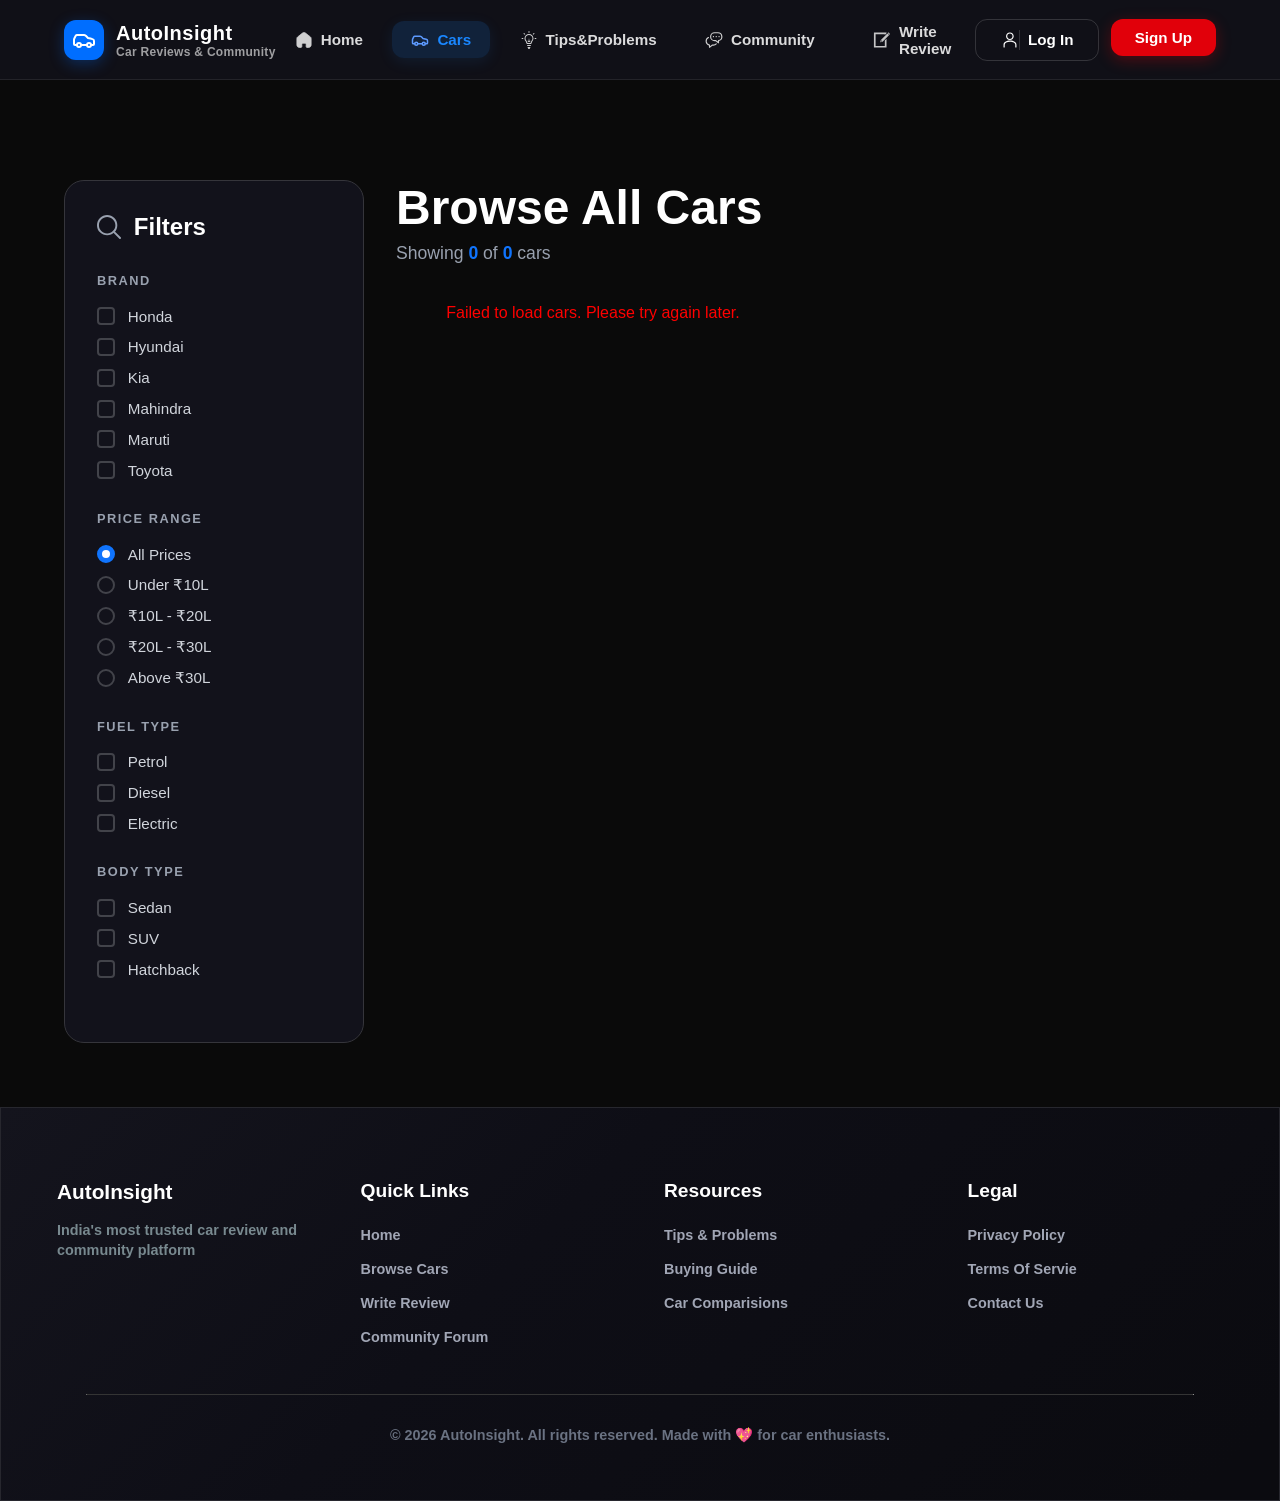
<file: HTML/cars.html>
<!DOCTYPE html>
<html lang="en">
<head>
    <meta charset="UTF-8">
    <meta name="viewport" content="width=device-width, initial-scale=1.0">
    <title>Browse All Cars - AutoInsight</title>
    <link rel="shortcut icon" href="../Asset/Icons/favicon.svg" type="image/x-icon">
    <link rel="stylesheet" href="../CSS/style.css">
    <link rel="stylesheet" href="../CSS/cars.css">
</head>
<body>
    <div id="header"></div>

    <main class="cars-page-container">
        <!-- Sidebar Filters -->
        <aside class="filter-sidebar">
            <div class="filter-header">
                <img src="../Asset/Icons/search.svg" alt="Filter Icon">
                <span>Filters</span>
            </div>

            <div class="filter-group">
                <h4>Brand</h4>
                <div class="filter-options">
                    <label class="filter-item"><input type="checkbox" name="brand" value="Honda" data-type="brand"> Honda</label>
                    <label class="filter-item"><input type="checkbox" name="brand" value="Hyundai" data-type="brand"> Hyundai</label>
                    <label class="filter-item"><input type="checkbox" name="brand" value="Kia" data-type="brand"> Kia</label>
                    <label class="filter-item"><input type="checkbox" name="brand" value="Mahindra" data-type="brand"> Mahindra</label>
                    <label class="filter-item"><input type="checkbox" name="brand" value="Maruti" data-type="brand"> Maruti</label>
                    <label class="filter-item"><input type="checkbox" name="brand" value="Toyota" data-type="brand"> Toyota</label>
                </div>
            </div>

            <div class="filter-group">
                <h4>Price Range</h4>
                <div class="filter-options">
                    <label class="filter-item"><input type="radio" name="price" data-min="0" data-max="999" data-type="price" checked> All Prices</label>
                    <label class="filter-item"><input type="radio" name="price" data-min="0" data-max="10" data-type="price"> Under ₹10L</label>
                    <label class="filter-item"><input type="radio" name="price" data-min="10" data-max="20" data-type="price"> ₹10L - ₹20L</label>
                    <label class="filter-item"><input type="radio" name="price" data-min="20" data-max="30" data-type="price"> ₹20L - ₹30L</label>
                    <label class="filter-item"><input type="radio" name="price" data-min="30" data-max="999" data-type="price"> Above ₹30L</label>
                </div>
            </div>

            <div class="filter-group">
                <h4>Fuel Type</h4>
                <div class="filter-options">
                    <label class="filter-item"><input type="checkbox" name="fuel" value="Petrol" data-type="fuel"> Petrol</label>
                    <label class="filter-item"><input type="checkbox" name="fuel" value="Diesel" data-type="fuel"> Diesel</label>
                    <label class="filter-item"><input type="checkbox" name="fuel" value="Electric" data-type="fuel"> Electric</label>
                </div>
            </div>

            <div class="filter-group">
                <h4>Body Type</h4>
                <div class="filter-options">
                    <label class="filter-item"><input type="checkbox" name="body" value="Sedan" data-type="body"> Sedan</label>
                    <label class="filter-item"><input type="checkbox" name="body" value="SUV" data-type="body"> SUV</label>
                    <label class="filter-item"><input type="checkbox" name="body" value="Hatchback" data-type="body"> Hatchback</label>
                </div>
            </div>
        </aside>

        <!-- Main Content -->
        <section class="cars-content">
            <header class="content-header">
                <h1>Browse All Cars</h1>
                <p>Showing <span id="current-count">0</span> of <span id="total-count">0</span> cars</p>
            </header>

            <div class="cars-grid" id="cars-container">
                <!-- Cars will be loaded here dynamically -->
                <div class="loading-state">
                    <p>Loading cars...</p>
                </div>
            </div>

            <div id="no-cars" style="display:none; text-align:center; padding: 5rem 2rem;">
                <img src="../Asset/Icons/search.svg" alt="No results" style="width: 60px; opacity: 0.2; margin-bottom: 1.5rem;">
                <h3>No cars found</h3>
                <p style="color: #87a1af;">Try adjusting your filters to find what you're looking for.</p>
            </div>
        </section>
    </main>

    <footer class="footer"></footer>

    <script src="../JS/include.js"></script>
    <script src="../JS/cars.js"></script>
</body>
</html>
</file>
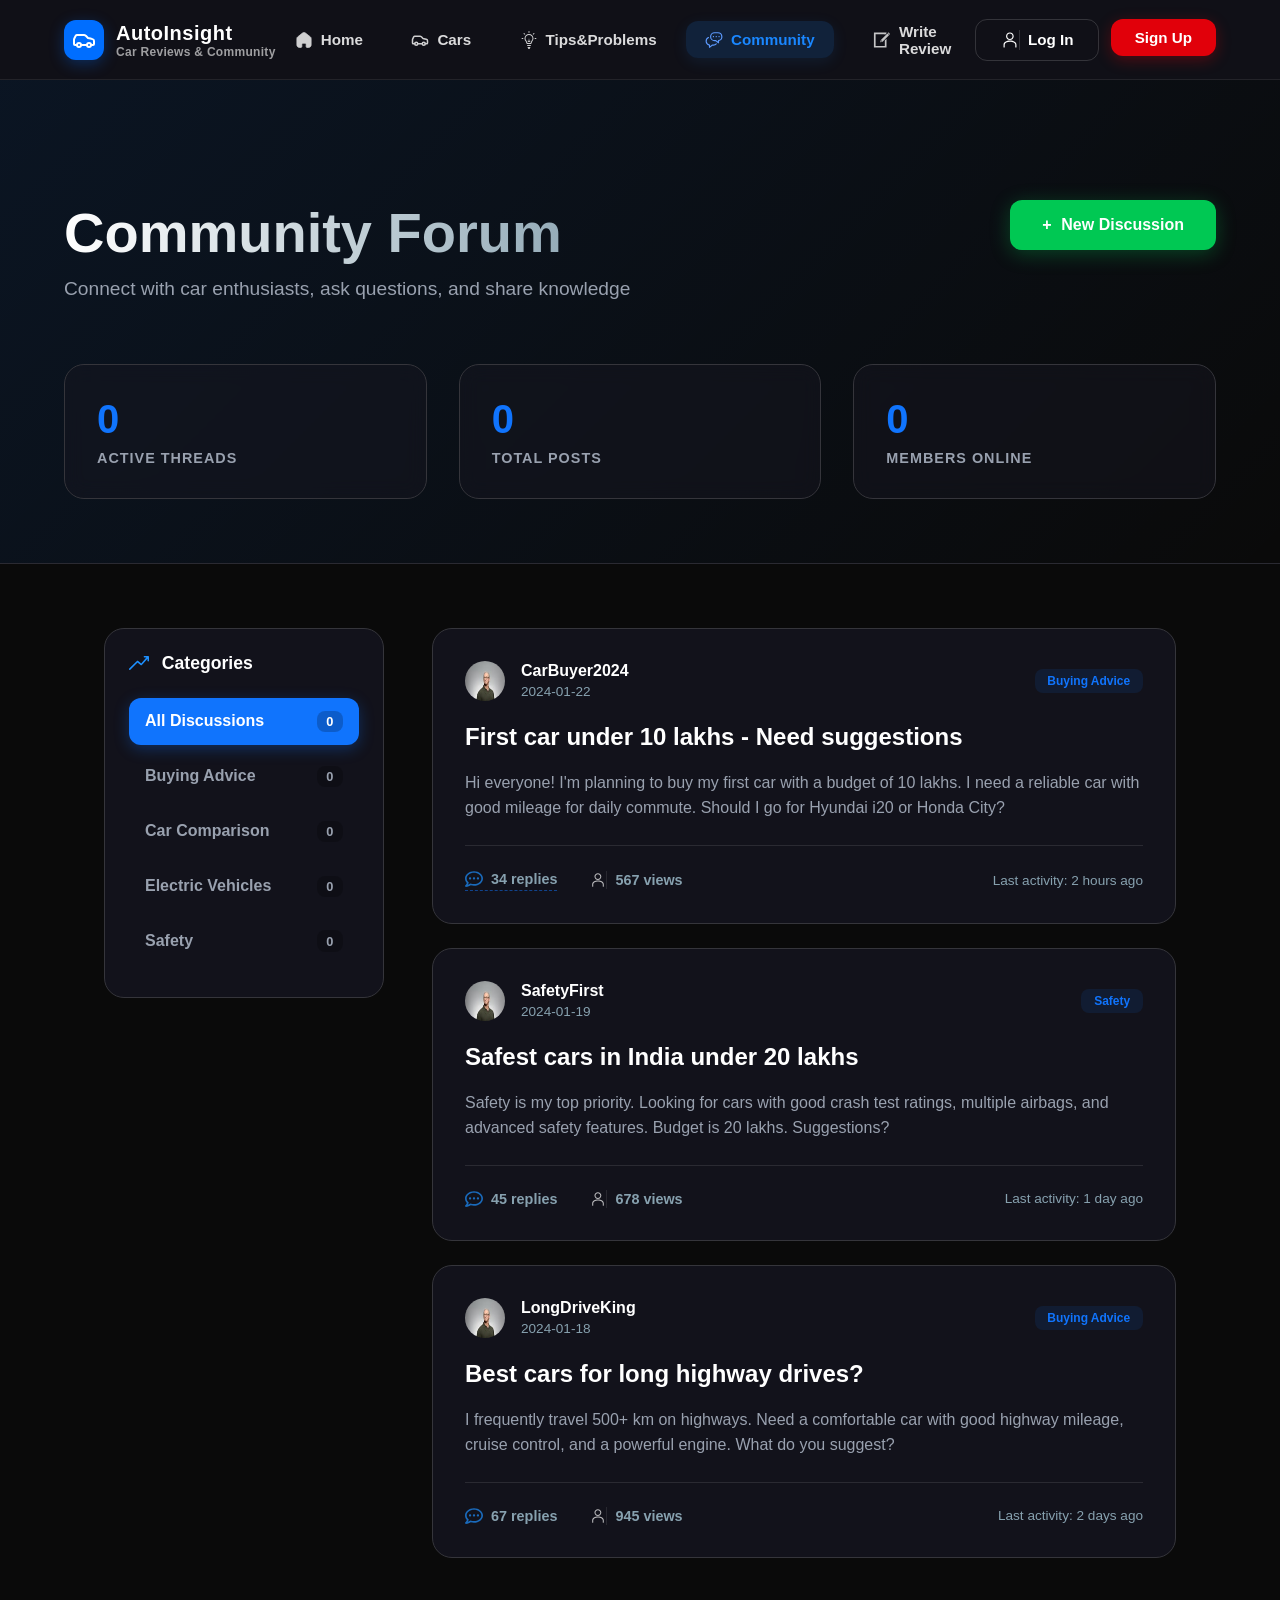
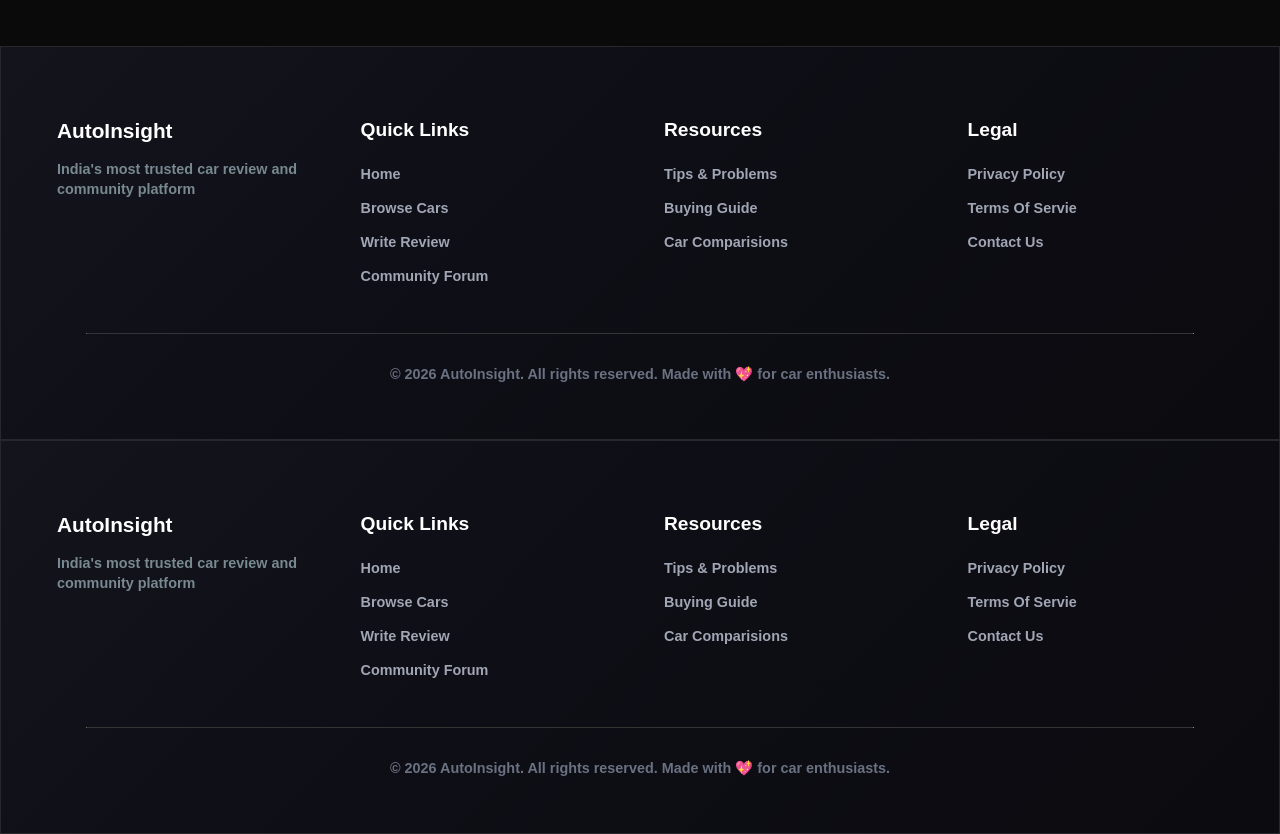
<file: HTML/community.html>
<!DOCTYPE html>
<html lang="en">
<head>
    <meta charset="UTF-8">
    <meta name="viewport" content="width=device-width, initial-scale=1.0">
    <title>Community Forum - AutoInsight</title>
    <link rel="shortcut icon" href="../Asset/Icons/favicon.svg" type="image/x-icon">
    <link rel="stylesheet" href="../CSS/style.css">
    <link rel="stylesheet" href="../CSS/community.css">
</head>
<body>
    <div id="header"></div>

    <main>
        <section class="community-hero">
            <header class="community-header">
                <div class="community-title">
                    <h1>Community Forum</h1>
                    <p>Connect with car enthusiasts, ask questions, and share knowledge</p>
                </div>
                <button class="new-discussion-btn" id="new-discussion-btn">
                    <span>+</span> New Discussion
                </button>
            </header>

            <div class="forum-stats">
                <div class="stat-card">
                    <h3 id="stat-threads">0</h3>
                    <p>Active Threads</p>
                </div>
                <div class="stat-card">
                    <h3 id="stat-posts">0</h3>
                    <p>Total Posts</p>
                </div>
                <div class="stat-card">
                    <h3 id="stat-online">0</h3>
                    <p>Members Online</p>
                </div>
            </div>
        </section>

        <section class="forum-layout">
            <aside class="forum-sidebar">
                <nav class="category-list" id="category-nav">
                    <h4>
                        <img src="../Asset/Icons/growth.svg" alt="Categories" style="width: 20px;">
                        Categories
                    </h4>
                    <a href="#" class="category-item active" data-category="">
                        <span>All Discussions</span>
                        <span class="category-count" id="count-all">0</span>
                    </a>
                    <a href="#" class="category-item" data-category="Buying Advice">
                        <span>Buying Advice</span>
                        <span class="category-count" id="count-buying">0</span>
                    </a>
                    <a href="#" class="category-item" data-category="Car Comparison">
                        <span>Car Comparison</span>
                        <span class="category-count" id="count-comparison">0</span>
                    </a>
                    <a href="#" class="category-item" data-category="Electric Vehicles">
                        <span>Electric Vehicles</span>
                        <span class="category-count" id="count-ev">0</span>
                    </a>
                    <a href="#" class="category-item" data-category="Safety">
                        <span>Safety</span>
                        <span class="category-count" id="count-safety">0</span>
                    </a>
                </nav>
            </aside>

            <div class="forum-feed">
                <!-- Discussion 1 -->
                <article class="discussion-card">
                    <div class="discussion-header">
                        <img src="../Asset/Images/person1.jpg" alt="User" class="avatar">
                        <div class="discussion-user-meta">
                            <h5>CarBuyer2024</h5>
                            <span class="discussion-date">2024-01-22</span>
                        </div>
                        <span class="discussion-tag">Buying Advice</span>
                    </div>
                    <h2 class="discussion-title">First car under 10 lakhs - Need suggestions</h2>
                    <p class="discussion-snippet">
                        Hi everyone! I'm planning to buy my first car with a budget of 10 lakhs. I need a reliable car with good mileage for daily commute. Should I go for Hyundai i20 or Honda City?
                    </p>
                    <div class="discussion-footer">
                        <div class="discussion-stats">
                            <div class="stat-item toggle-replies">
                                <img src="../Asset/Icons/review-chat.svg" alt="Replies">
                                34 replies
                            </div>
                            <div class="stat-item">
                                <img src="../Asset/Icons/profile.svg" alt="Views">
                                567 views
                            </div>
                        </div>
                        <span class="last-activity">Last activity: 2 hours ago</span>
                    </div>

                    <!-- Replies Section -->
                    <div class="replies-section">
                        <div class="replies-header">
                            <img src="../Asset/Icons/review-chat.svg" alt="Replies Icon">
                            <h3>Replies (4)</h3>
                        </div>

                        <div class="replies-list">
                            <!-- Reply 1 -->
                            <div class="reply-card">
                                <div class="reply-user-info">
                                    <img src="../Asset/Images/person1.jpg" alt="User" class="user-avatar">
                                    <span class="username">John Peterson</span>
                                    <span class="discussion-date">
                                        <img src="../Asset/Icons/date.svg" alt="Date" style="width:13px;">
                                        2024-03-08
                                    </span>
                                </div>
                                <p class="reply-text">I would definitely recommend test driving both vehicles in similar conditions. The Camry is known for its reliability, but the Accord has better handling in my experience.</p>
                            </div>

                            <!-- Reply 2 -->
                            <div class="reply-card">
                                <div class="reply-user-info">
                                    <img src="../Asset/Images/person1.jpg" alt="User" class="user-avatar">
                                    <span class="username">Maria Garcia</span>
                                    <span class="discussion-date">
                                        <img src="../Asset/Icons/date.svg" alt="Date" style="width:13px;">
                                        2024-03-09
                                    </span>
                                </div>
                                <p class="reply-text">Both are excellent choices! I own a 2023 Camry and have had zero issues. The hybrid version gets amazing fuel economy if that matters to you.</p>
                            </div>

                            <!-- Reply 3 -->
                            <div class="reply-card">
                                <div class="reply-user-info">
                                    <img src="../Asset/Images/person1.jpg" alt="User" class="user-avatar">
                                    <span class="username">Kevin Zhang</span>
                                    <span class="discussion-date">
                                        <img src="../Asset/Icons/date.svg" alt="Date" style="width:13px;">
                                        2024-03-09
                                    </span>
                                </div>
                                <p class="reply-text">Have you looked at the Mazda6? It's often overlooked but offers a great balance of reliability and driving dynamics at a competitive price point.</p>
                            </div>

                            <!-- Reply 4 -->
                            <div class="reply-card">
                                <div class="reply-user-info">
                                    <img src="../Asset/Images/person1.jpg" alt="User" class="user-avatar">
                                    <span class="username">Rachel Brown</span>
                                    <span class="discussion-date">
                                        <img src="../Asset/Icons/date.svg" alt="Date" style="width:13px;">
                                        2024-03-10
                                    </span>
                                </div>
                                <p class="reply-text">The Accord's infotainment system is more intuitive than the Camry's in my opinion. Also check out the safety ratings - both score well but there are some differences in standard features.</p>
                            </div>
                        </div>

                        <!-- Reply Input -->
                        <div class="reply-input-wrapper">
                            <textarea class="reply-textarea" placeholder="Write a reply..."></textarea>
                            <div class="reply-footer">
                                <button class="post-reply-btn">Post Reply</button>
                            </div>
                        </div>
                    </div>
                </article>


                <!-- Discussion 2 -->
                <article class="discussion-card">
                    <div class="discussion-header">
                        <img src="../Asset/Images/person1.jpg" alt="User" class="avatar">
                        <div class="discussion-user-meta">
                            <h5>SafetyFirst</h5>
                            <span class="discussion-date">2024-01-19</span>
                        </div>
                        <span class="discussion-tag">Safety</span>
                    </div>
                    <h2 class="discussion-title">Safest cars in India under 20 lakhs</h2>
                    <p class="discussion-snippet">
                        Safety is my top priority. Looking for cars with good crash test ratings, multiple airbags, and advanced safety features. Budget is 20 lakhs. Suggestions?
                    </p>
                    <div class="discussion-footer">
                        <div class="discussion-stats">
                            <div class="stat-item">
                                <img src="../Asset/Icons/review-chat.svg" alt="Replies">
                                45 replies
                            </div>
                            <div class="stat-item">
                                <img src="../Asset/Icons/profile.svg" alt="Views">
                                678 views
                            </div>
                        </div>
                        <span class="last-activity">Last activity: 1 day ago</span>
                    </div>
                </article>

                <!-- Discussion 3 -->
                <article class="discussion-card">
                    <div class="discussion-header">
                        <img src="../Asset/Images/person1.jpg" alt="User" class="avatar">
                        <div class="discussion-user-meta">
                            <h5>LongDriveKing</h5>
                            <span class="discussion-date">2024-01-18</span>
                        </div>
                        <span class="discussion-tag">Buying Advice</span>
                    </div>
                    <h2 class="discussion-title">Best cars for long highway drives?</h2>
                    <p class="discussion-snippet">
                        I frequently travel 500+ km on highways. Need a comfortable car with good highway mileage, cruise control, and a powerful engine. What do you suggest?
                    </p>
                    <div class="discussion-footer">
                        <div class="discussion-stats">
                            <div class="stat-item">
                                <img src="../Asset/Icons/review-chat.svg" alt="Replies">
                                67 replies
                            </div>
                            <div class="stat-item">
                                <img src="../Asset/Icons/profile.svg" alt="Views">
                                945 views
                            </div>
                        </div>
                        <span class="last-activity">Last activity: 2 days ago</span>
                    </div>
                </article>
            </div>
        </section>
    </main>

    <footer class="footer">
        <div class="upper-footer">
            <div class="upper-footer-section">
                <h3>AutoInsight</h3>
                <p>India's most trusted car review and community platform</p>
            </div>
            <div class="upper-footer-section">
                <h4>Quick Links</h4>
                <ul class="footer-list" style="list-style: none; padding: 0;">
                    <li><a href="index.html" style="color: #78898f; text-decoration: none;">Home</a></li>
                    <li><a href="cars.html" style="color: #78898f; text-decoration: none;">Browse Cars</a></li>
                    <li><a href="tips.html" style="color: #78898f; text-decoration: none;">Tips & Problems</a></li>
                    <li><a href="community.html" style="color: white; text-decoration: none; font-weight: bold;">Community Forum</a></li>
                </ul>
            </div>
        </div>
        <hr class="index-hr" style="margin: 2rem 0; opacity: 0.1;">
        <div class="lower-footer" style="text-align: center; color: #78898f; font-size: 0.9rem;">
            <p>&copy; 2026 AutoInsight. All rights reserved.</p>
        </div>
    </footer>

    <!-- New Discussion Modal -->
    <div class="modal-overlay" id="discussion-modal-overlay">
        <div class="post-modal">
            <header class="modal-header">
                <div class="modal-header-text">
                    <h2>Start New Discussion</h2>
                    <p>Share your thoughts with the community</p>
                </div>
                <button class="close-modal" id="close-discussion-x">&times;</button>
            </header>

            <form class="modal-form">
                <input type="hidden" id="edit-discussion-id" value="">
                <div class="form-group">
                    <label for="discussion-title">Discussion Title</label>
                    <input type="text" id="discussion-title" class="modal-input" placeholder="What's your question or topic?" required>
                </div>

                <div class="form-group">
                    <label for="discussion-category">Category</label>
                    <select id="discussion-category" class="modal-input" style="appearance: auto;" required>
                        <option value="" disabled selected>Select a category</option>
                        <option value="buying-advice">Buying Advice</option>
                        <option value="car-comparison">Car Comparison</option>
                        <option value="electric-vehicles">Electric Vehicles</option>
                        <option value="safety">Safety</option>
                        <option value="general">General Discussion</option>
                    </select>
                </div>

                <div class="form-group">
                    <label for="discussion-desc">Description</label>
                    <textarea id="discussion-desc" class="modal-textarea" placeholder="Share your thoughts, questions, or experiences..." required></textarea>
                    <p class="form-help">Be clear and descriptive. Add as much detail as possible to help others understand your question.</p>
                </div>

                <footer class="modal-footer">
                    <button type="submit" class="publish-btn" style="background-color: #00c853;">Post Discussion</button>
                    <button type="button" class="cancel-modal-btn" id="close-discussion-btn">Cancel</button>
                </footer>
            </form>
        </div>
    </div>

    <script src="../JS/community.js"></script>
    <footer class="footer"></footer>

    <script src="../JS/include.js"></script>
</body>
</html>
</file>
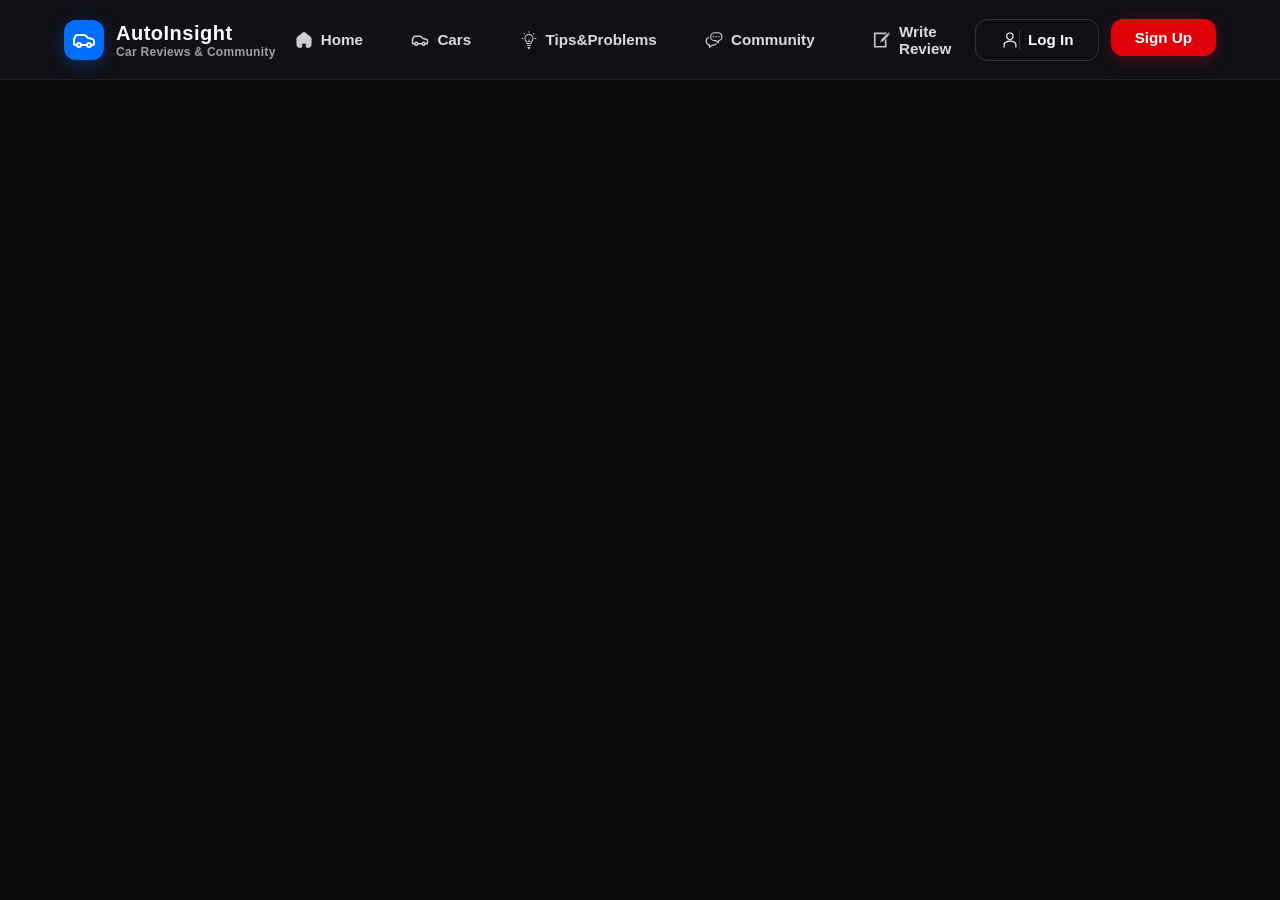
<file: HTML/header.html>
<!doctype html>
<html lang="en">
  <head>
    <meta charset="UTF-8" />
    <meta name="viewport" content="width=device-width, initial-scale=1.0" />
    <title>AutoInsight - Car Review Platform</title>
    <link rel="stylesheet" href="../CSS/style.css" />
  </head>
  <body>
    <nav class="navbar">
      <div class="navigation-bar-logo">
        <a class="AutoInsight" href="index.html">
          <div>
            <img class="icons" src="../Asset/Icons/car-ico.svg" alt="Logo" />
          </div>
          <div class="brand-text">
            <p>AutoInsight</p>
            <p>Car Reviews & Community</p>
          </div>
        </a>
      </div>

      <div class="navigation-bar">
        <ul class="navlist">
          <li class="navlist-items">
            <a href="index.html">
              <img class="icons" src="../Asset/Icons/home.svg" alt="Home" />
              Home
            </a>
          </li>
          <li class="navlist-items">
            <a href="../HTML/cars.html">
              <img class="icons" src="../Asset/Icons/car-ico.svg" alt="Cars" />
              Cars
            </a>
          </li>
          <li class="navlist-items">
            <a href="../HTML/tips.html">
              <img class="icons" src="../Asset/Icons/tips.svg" alt="Tips" />
              Tips&Problems
            </a>
          </li>
          <li class="navlist-items">
            <a href="../HTML/community.html">
              <img class="icons" src="../Asset/Icons/chat.svg" alt="Community" />
              Community
            </a>
          </li>
          <li class="navlist-items write-review-btn">
            <a href="../HTML/review.html">
              <img class="icons" src="../Asset/Icons/review.svg" alt="Review" />
              Write Review
            </a>
          </li>
        </ul>
      </div>

      <!-- Auth buttons -->
      <div class="navbarButtons" id="navbar-auth">
        <!-- Logged OUT -->
        <div id="nav-logged-out" style="display:flex; gap:12px;">
          <a href="../HTML/login.html" style="text-decoration:none;">
            <button class="logInButton">
              <img class="icons" src="../Asset/Icons/profile.svg" alt="Log In" />
              Log In
            </button>
          </a>
          <a href="../HTML/signup.html" style="text-decoration:none;">
            <button class="signUpButton">Sign Up</button>
          </a>
        </div>

        <!-- Logged IN -->
        <div id="nav-logged-in" style="display:none; position:relative; align-items:center;">
          <div class="profile-pill" id="profile-pill">
            <div class="pill-avatar">
              <img id="nav-avatar" src="../Asset/Images/person1.jpg" alt="User">
            </div>
            <span id="nav-user-name">User</span>
            <span class="chevron">&#9662;</span>
          </div>

          <!-- Dropdown Menu -->
          <div class="profile-dropdown" id="profile-dropdown">
            <div class="dropdown-header">
              <img id="dropdown-avatar" src="../Asset/Images/person1.jpg" alt="User">
              <div class="user-info">
                <p id="dropdown-name" class="name">User Name</p>
                <p id="dropdown-email" class="email">user@email.com</p>
              </div>
            </div>
            <div class="dropdown-divider"></div>
            <ul class="dropdown-links">
              <li>
                <a href="../HTML/profile.html" id="dropdown-profile-link">
                  <img src="../Asset/Icons/profile.svg" alt="Profile">
                  View Profile
                </a>
              </li>
              <li>
                <a href="../HTML/profile.html?tab=settings" id="dropdown-settings-link">
                  <img src="../Asset/Icons/tips.svg" alt="Settings">
                  Settings
                </a>
              </li>
              <li class="logout-li">
                <button id="nav-logout-btn">
                  <img src="../Asset/Icons/review.svg" alt="Logout" style="filter: invert(42%) sepia(93%) saturate(1352%) hue-rotate(311deg) brightness(100%) contrast(100%);">
                  Logout
                </button>
              </li>
            </ul>
          </div>
        </div>
      </div>
    </nav>
</file>
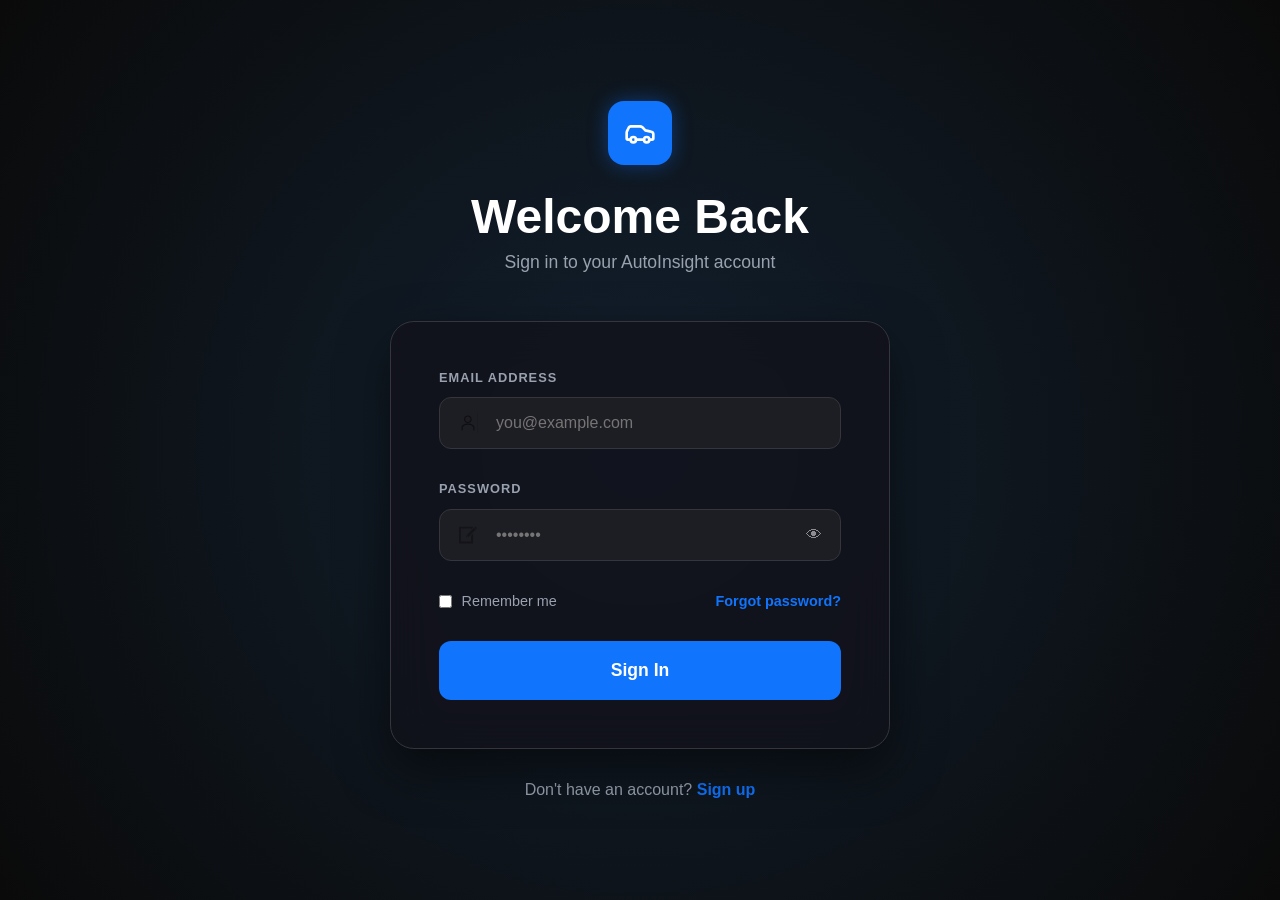
<file: HTML/login.html>
<!DOCTYPE html>
<html lang="en">
<head>
    <meta charset="UTF-8">
    <meta name="viewport" content="width=device-width, initial-scale=1.0">
    <title>Login - AutoInsight</title>
    <link rel="shortcut icon" href="../Asset/Icons/favicon.svg" type="image/x-icon">
    <link rel="stylesheet" href="../CSS/style.css">
    <link rel="stylesheet" href="../CSS/login.css">
</head>
<body class="login-page-body">
    <header class="login-header">
        <div class="login-logo">
            <img src="../Asset/Icons/car-ico.svg" alt="AutoInsight Logo">
        </div>
        <h1>Welcome Back</h1>
        <p>Sign in to your AutoInsight account</p>
    </header>
    <div id="auth-error" style="display:none; max-width:420px; margin: 0 auto 1rem; background:rgba(220,53,69,0.12); border:1px solid rgb(220,53,69); color:#ff6b7a; padding:0.9rem 1.2rem; border-radius:10px; font-size:0.95rem;"></div>

    <main class="login-card">
        <form class="login-form" id="loginForm">
            <div class="form-group">
                <label for="email">Email Address</label>
                <div class="input-wrapper">
                    <img src="../Asset/Icons/profile.svg" alt="Email Icon" style="filter: invert(1);">
                    <input type="email" id="email" placeholder="you@example.com" required>
                </div>
            </div>

            <div class="form-group">
                <label for="password">Password</label>
                <div class="input-wrapper">
                    <img src="../Asset/Icons/review.svg" alt="Lock Icon" style="filter: invert(1);">
                    <input type="password" id="password" placeholder="••••••••" required>
                    <span class="password-toggle">👁</span>
                </div>
            </div>

            <div class="form-options">
                <label class="remember-me">
                    <input type="checkbox"> Remember me
                </label>
                <a href="#" class="forgot-password">Forgot password?</a>
            </div>

            <button type="submit" id="login-submit-btn" class="sign-in-btn">Sign In</button>

        </form>
    </main>

    <footer class="login-footer">
        Don't have an account? <a href="signup.html">Sign up</a>
    </footer>

    <script>
        // Password toggle
        const toggle = document.querySelector('.password-toggle');
        const passwordInput = document.querySelector('#password');
        toggle.addEventListener('click', () => {
            const type = passwordInput.getAttribute('type') === 'password' ? 'text' : 'password';
            passwordInput.setAttribute('type', type);
            toggle.textContent = type === 'password' ? '👁' : '🙈';
        });

        // Login form submission
        document.getElementById('loginForm').addEventListener('submit', async (e) => {
            e.preventDefault();
            const errorBox = document.getElementById('auth-error');
            const btn      = document.getElementById('login-submit-btn');
            const email    = document.getElementById('email').value.trim();
            const password = document.getElementById('password').value.trim();

            if (!email || !password) {
                showError('Please enter your email and password.');
                return;
            }

            btn.textContent = 'Signing In...';
            btn.disabled = true;

            try {
                const res  = await fetch('../backend/auth/login.php', {
                    method: 'POST',
                    headers: { 'Content-Type': 'application/json' },
                    body: JSON.stringify({ email, password })
                });
                const data = await res.json();

                if (data.success) {
                    sessionStorage.setItem('ai_user', JSON.stringify(data.user));
                    if (data.user.role === 'admin') {
                        window.location.href = 'admin.html';
                    } else {
                        window.location.href = '../index.html';
                    }
                } else {
                    showError(data.message);
                }
            } catch (err) {
                showError('Server error. Make sure XAMPP is running.');
            } finally {
                btn.textContent = 'Sign In';
                btn.disabled = false;
            }

            function showError(msg) {
                errorBox.textContent = msg;
                errorBox.style.display = 'block';
            }
        });
    </script>
</body>
</html>
</file>
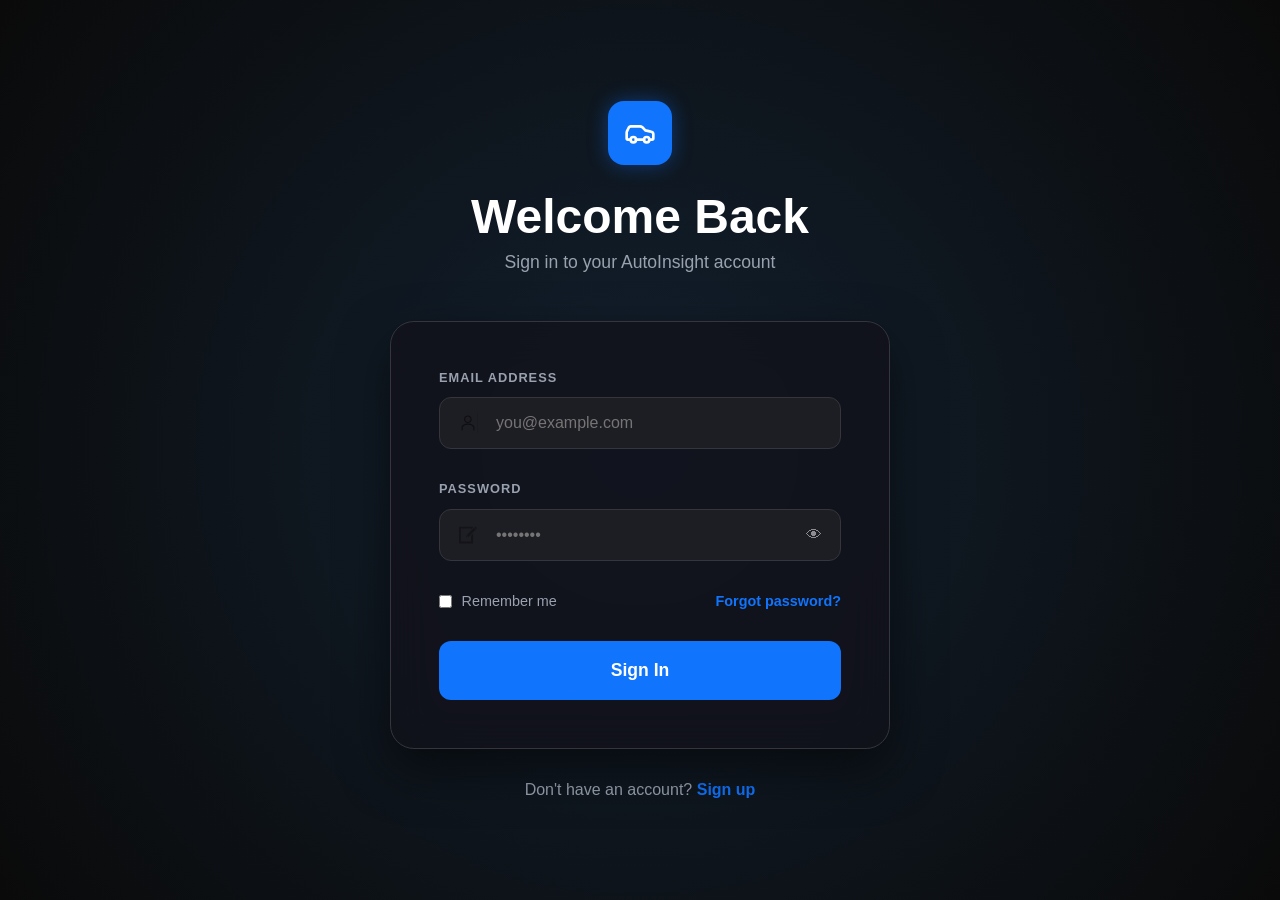
<file: HTML/profile.html>
<!DOCTYPE html>
<html lang="en">
<head>
    <meta charset="UTF-8">
    <meta name="viewport" content="width=device-width, initial-scale=1.0">
    <title>My Profile - AutoInsight</title>
    <link rel="shortcut icon" href="../Asset/Icons/favicon.svg" type="image/x-icon">
    <link rel="stylesheet" href="../CSS/style.css">
    <link rel="stylesheet" href="../CSS/profile.css">
</head>
<body class="profile-page">
    <div id="header"></div>

    <main class="profile-wrapper">
        <!-- Banner/Header Section -->
        <section class="profile-hero">
            <div class="profile-hero-content">
                <div class="avatar-container">
                    <img id="main-avatar" src="../Asset/Images/person1.jpg" alt="Avatar">
                    <button class="change-avatar-btn">
                        <img src="../Asset/Icons/car-ico.svg" alt="Edit" style="filter: invert(1);">
                    </button>
                </div>
                <div class="profile-actions">
                    <button class="action-btn settings-btn">
                        <img src="../Asset/Icons/tips.svg" alt="Settings" class="btn-icon">
                        Settings
                    </button>
                    <button class="action-btn logout-btn-red" id="profile-logout-btn">
                        <img src="../Asset/Icons/review.svg" alt="Logout" class="btn-icon">
                        Logout
                    </button>
                </div>
            </div>
        </section>

        <div class="profile-grid">
            <!-- Sidebar -->
            <aside class="profile-info-sidebar">
                <div class="info-card user-basics">
                    <h1 id="user-display-name">User Name</h1>
                    <div class="info-item">
                        <img src="../Asset/Icons/profile.svg" alt="Email" class="item-icon">
                        <span id="user-display-email">user@email.com</span>
                    </div>
                    <div class="info-item">
                        <img src="../Asset/Icons/home.svg" alt="Date" class="item-icon">
                        <span>Joined March 2024</span>
                    </div>
                    <div class="info-item">
                        <img src="../Asset/Icons/car-ico.svg" alt="Location" class="item-icon">
                        <span>United States</span>
                    </div>

                    <div class="bio-section">
                        <div class="bio-header">
                            <h3>BIO</h3>
                            <button class="edit-bio-btn">&#9998;</button>
                        </div>
                        <p class="bio-text">Car enthusiast and AutoInsight community member. Passionate about sharing automotive knowledge and helping others make informed decisions.</p>
                    </div>
                </div>

                <!-- Stats Grid -->
                <div class="stats-grid">
                    <div class="stat-box">
                        <div class="stat-icon star"><img src="../Asset/Icons/review.svg" alt="Star"></div>
                        <div class="stat-val">24</div>
                        <div class="stat-name">Reviews Written</div>
                    </div>
                    <div class="stat-box">
                        <div class="stat-icon chat"><img src="../Asset/Icons/chat.svg" alt="Chat"></div>
                        <div class="stat-val">67</div>
                        <div class="stat-name">Forum Posts</div>
                    </div>
                    <div class="stat-box">
                        <div class="stat-icon tip"><img src="../Asset/Icons/tips.svg" alt="Tip"></div>
                        <div class="stat-val">12</div>
                        <div class="stat-name">Tips Shared</div>
                    </div>
                    <div class="stat-box">
                        <div class="stat-icon rep"><img src="../Asset/Icons/home.svg" alt="Reputation" style="filter: hue-rotate(280deg);"></div>
                        <div class="stat-val">1,245</div>
                        <div class="stat-name">Reputation</div>
                    </div>
                </div>
            </aside>

            <!-- Main Content Area -->
            <section class="profile-main-content">
                <nav class="content-tabs">
                    <button class="tab-btn active" data-tab="activity">Recent Activity</button>
                    <button class="tab-btn" data-tab="reviews">My Reviews</button>
                    <button class="tab-btn" data-tab="forum">Forum Posts</button>
                </nav>

                <div class="tab-content">
                    <!-- Activity Feed -->
                    <div class="tab-pane active" id="activity">
                        <div class="loading-state" style="text-align:center; padding:2rem; opacity:0.5;">
                            No recent activity found.
                        </div>
                    </div>

                    <!-- Reviews Feed -->
                    <div class="tab-pane" id="reviews">
                        <div class="loading-state" style="text-align:center; padding:2rem; opacity:0.5;">
                            Loading your reviews...
                        </div>
                    </div>

                    <!-- Forum Feed -->
                    <div class="tab-pane" id="forum">
                        <div class="loading-state" style="text-align:center; padding:2rem; opacity:0.5;">
                            Loading your posts...
                        </div>
                    </div>
                </div>
            </section>
        </div>
    </main>

    <div class="admin-modal-overlay" id="profile-modal-overlay" style="display:none; position:fixed; top:0; left:0; width:100%; height:100%; background:rgba(0,0,0,0.8); backdrop-filter:blur(10px); z-index:1000; align-items:center; justify-content:center;">
        <div class="profile-edit-modal" style="background:#121217; width:90%; max-width:500px; border-radius:24px; border:1px solid rgba(255,255,255,0.1); padding:2.5rem; position:relative;">
            <div class="modal-header" style="display:flex; justify-content:space-between; align-items:center; margin-bottom:2rem;">
                <h2>Edit Your Profile</h2>
                <button id="close-profile-modal" style="background:none; border:none; color:white; font-size:2rem; cursor:pointer;">&times;</button>
            </div>
            <form id="edit-profile-form" style="display:flex; flex-direction:column; gap:1.5rem;">
                <div class="form-group" style="display:flex; flex-direction:column; gap:8px;">
                    <label style="font-size:0.8rem; color:#87a1af; font-weight:600; text-transform:uppercase;">Display Name</label>
                    <input type="text" id="edit-name" style="background:rgba(255,255,255,0.05); border:1px solid rgba(255,255,255,0.1); padding:0.9rem; border-radius:12px; color:white; outline:none;" required>
                </div>
                <div class="form-group" style="display:flex; flex-direction:column; gap:8px;">
                    <label style="font-size:0.8rem; color:#87a1af; font-weight:600; text-transform:uppercase;">Country</label>
                    <input type="text" id="edit-country" style="background:rgba(255,255,255,0.05); border:1px solid rgba(255,255,255,0.1); padding:0.9rem; border-radius:12px; color:white; outline:none;">
                </div>
                <div class="form-group" style="display:flex; flex-direction:column; gap:8px;">
                    <label style="font-size:0.8rem; color:#87a1af; font-weight:600; text-transform:uppercase;">Bio</label>
                    <textarea id="edit-bio" style="background:rgba(255,255,255,0.05); border:1px solid rgba(255,255,255,0.1); padding:0.9rem; border-radius:12px; color:white; outline:none; height:100px; resize:none;"></textarea>
                </div>
                <div class="modal-footer" style="display:flex; justify-content:flex-end; gap:1rem; margin-top:1rem;">
                    <button type="submit" style="background:rgb(16, 116, 253); color:white; border:none; padding:0.8rem 2rem; border-radius:12px; font-weight:700; cursor:pointer;">Save Changes</button>
                </div>
            </form>
        </div>
    </div>

    <script>
        document.addEventListener("DOMContentLoaded", () => {
            const userSession = JSON.parse(sessionStorage.getItem('ai_user') || 'null');
            if (!userSession) {
                window.location.href = 'login.html';
                return;
            }

            const profileModal = document.getElementById('profile-modal-overlay');
            const openModalBtn = document.querySelector('.settings-btn');
            const editBioBtn = document.querySelector('.edit-bio-btn');
            const closeModalBtn = document.getElementById('close-profile-modal');
            const editForm = document.getElementById('edit-profile-form');

            // ── Load Full Profile ─────────────────────────────────────
            const fetchFullProfile = async () => {
                const res = await fetch('../backend/profile/get_profile.php');
                const data = await res.json();
                if (data.success) {
                    const u = data.user;
                    document.getElementById('user-display-name').textContent = u.name;
                    document.getElementById('user-display-email').textContent = u.email;
                    document.getElementById('edit-name').value = u.name;
                    document.getElementById('edit-country').value = u.country || '';
                    document.getElementById('edit-bio').value = u.bio || '';
                    
                    document.querySelector('.bio-text').textContent = u.bio || 'No bio yet. Click the edit icon to add one!';
                    
                    const infoItems = document.querySelectorAll('.info-item span');
                    infoItems[1].textContent = 'Joined ' + new Date(u.created_at).toLocaleDateString('en-US', { month: 'long', year: 'numeric' });
                    infoItems[2].textContent = u.country || 'Not Specified';

                    if (u.avatar) {
                        document.getElementById('main-avatar').src = '../' + u.avatar;
                    }
                }
            };

            // Modal Logic
            const openModal = () => {
                profileModal.style.display = 'flex';
                document.body.style.overflow = 'hidden';
            };

            const closeModal = () => {
                profileModal.style.display = 'none';
                document.body.style.overflow = 'auto';
            };

            if (openModalBtn) openModalBtn.addEventListener('click', openModal);
            if (editBioBtn) editBioBtn.addEventListener('click', openModal);
            if (closeModalBtn) closeModalBtn.addEventListener('click', closeModal);

            editForm.addEventListener('submit', async (e) => {
                e.preventDefault();
                const payload = {
                    name: document.getElementById('edit-name').value,
                    country: document.getElementById('edit-country').value,
                    bio: document.getElementById('edit-bio').value
                };

                const res = await fetch('../backend/profile/update_profile.php', {
                    method: 'POST',
                    headers: { 'Content-Type': 'application/json' },
                    body: JSON.stringify(payload)
                });
                const data = await res.json();
                if (data.success) {
                    // Update session name for top-right menu
                    const updatedUser = { ...userSession, name: payload.name };
                    sessionStorage.setItem('ai_user', JSON.stringify(updatedUser));
                    
                    closeModal();
                    fetchFullProfile();
                    alert('Profile updated successfully!');
                    location.reload(); // To update the header/navbar name
                } else {
                    alert(data.message);
                }
            });

            // ── Load Stats ───────────────────────────────────────────
            const loadStats = async () => {
                const res = await fetch('../backend/profile/get_user_stats.php');
                const data = await res.json();
                if (data.success) {
                    const s = data.stats;
                    const boxes = document.querySelectorAll('.stat-box .stat-val');
                    boxes[0].textContent = s.reviews;
                    boxes[1].textContent = s.discussions;
                    boxes[2].textContent = s.posts;
                    boxes[3].textContent = s.reputation;
                }
            };

            // ── Load Activity ────────────────────────────────────────
            const loadActivity = async (tab = 'activity') => {
                const feed = document.getElementById(tab);
                try {
                    const res = await fetch('../backend/profile/get_user_activity.php');
                    const data = await res.json();
                    
                    if (data.success && data.activities.length > 0) {
                        let filtered = data.activities;
                        if (tab === 'reviews') filtered = data.activities.filter(a => a.type === 'review');
                        if (tab === 'forum') filtered = data.activities.filter(a => a.type !== 'review');

                        if (filtered.length === 0) {
                            feed.innerHTML = `<div class="loading-state">No ${tab} found.</div>`;
                            return;
                        }

                        feed.innerHTML = filtered.map(act => `
                            <div class="activity-item" style="display:flex; justify-content:space-between; align-items:center; gap:1.5rem; padding:1.5rem; background:rgba(255,255,255,0.03); border-radius:15px; margin-bottom:1rem; border:1px solid rgba(255,255,255,0.05);">
                                <div style="display:flex; gap:1.5rem; align-items:center;">
                                    <div class="act-icon" style="width:40px; height:40px; background:rgba(26,135,255,0.1); border-radius:10px; display:flex; align-items:center; justify-content:center;">
                                        <img src="../Asset/Icons/${getIcon(act.type)}" style="width:20px; filter:invert(1);">
                                    </div>
                                    <div class="act-details">
                                        <h4 style="margin-bottom:0.3rem;">${act.title}</h4>
                                        <p style="font-size:0.85rem; color:var(--text-muted);">${new Date(act.date).toLocaleDateString()} • ${act.type.toUpperCase()}</p>
                                    </div>
                                </div>
                                <div class="act-actions" style="display:flex; gap:10px;">
                                    <button class="edit-btn-small" onclick="editPost('${act.type}', ${act.id})" title="Edit" style="background:transparent; border:1px solid rgba(255,255,255,0.1); color:white; padding:5px 10px; border-radius:5px; cursor:pointer;">&#9998;</button>
                                    <button class="delete-btn-small" onclick="deletePost('${act.type}', ${act.id})" title="Delete" style="background:transparent; border:1px solid rgba(220,53,69,0.3); color:#ff4d4d; padding:5px 10px; border-radius:5px; cursor:pointer;">&times;</button>
                                </div>
                            </div>
                        `).join('');
                    } else {
                        feed.innerHTML = `<div class="loading-state">No activity found.</div>`;
                    }
                } catch (e) {
                    feed.innerHTML = `<div class="loading-state">Failed to load ${tab}.</div>`;
                }
            };

            const getIcon = (type) => {
                if (type === 'review') return 'review.svg';
                if (type === 'tip') return 'tips.svg';
                if (type === 'discussion') return 'chat.svg';
                return 'car-ico.svg';
            };

            // Global actions for onclick
            window.deletePost = async (type, id) => {
                if (!confirm(`Are you sure you want to delete this ${type}?`)) return;
                
                let endpoint = '';
                if (type === 'review') endpoint = '../backend/reviews/delete_review.php';
                else if (type === 'discussion') endpoint = '../backend/community/delete_discussion.php';
                else endpoint = '../backend/tips/delete_post.php';

                try {
                    const res = await fetch(endpoint, {
                        method: 'POST',
                        headers: { 'Content-Type': 'application/json' },
                        body: JSON.stringify({ id })
                    });
                    const result = await res.json();
                    if (result.success) {
                        alert('Deleted successfully.');
                        location.reload();
                    } else {
                        alert(result.message);
                    }
                } catch (e) {
                    alert('Error deleting post.');
                }
            };

            window.editPost = (type, id) => {
                if (type === 'review') {
                    window.location.href = `review.html?edit=${id}`;
                } else if (type === 'tip' || type === 'problem') {
                    window.location.href = `tips.html?edit=${id}`;
                } else if (type === 'discussion') {
                    window.location.href = `community.html?edit=${id}`;
                }
            };

            // Tab logic
            const tabs = document.querySelectorAll('.tab-btn');
            const panes = document.querySelectorAll('.tab-pane');
            tabs.forEach(tab => {
                tab.addEventListener('click', () => {
                    const target = tab.dataset.tab;
                    tabs.forEach(t => t.classList.remove('active'));
                    panes.forEach(p => p.classList.remove('active'));
                    
                    tab.classList.add('active');
                    document.getElementById(target).classList.add('active');
                    loadActivity(target);
                });
            });

            // Logout
            document.getElementById('profile-logout-btn').addEventListener('click', async () => {
                try {
                    await fetch('../backend/auth/logout.php', { method: 'POST' });
                } catch (e) {}
                sessionStorage.removeItem('ai_user');
                window.location.href = '../index.html';
            });

            fetchFullProfile();
            loadStats();
            loadActivity();
        });
    </script>
    <footer class="footer"></footer>

    <script src="../JS/include.js"></script>
</body>
</html>
</file>
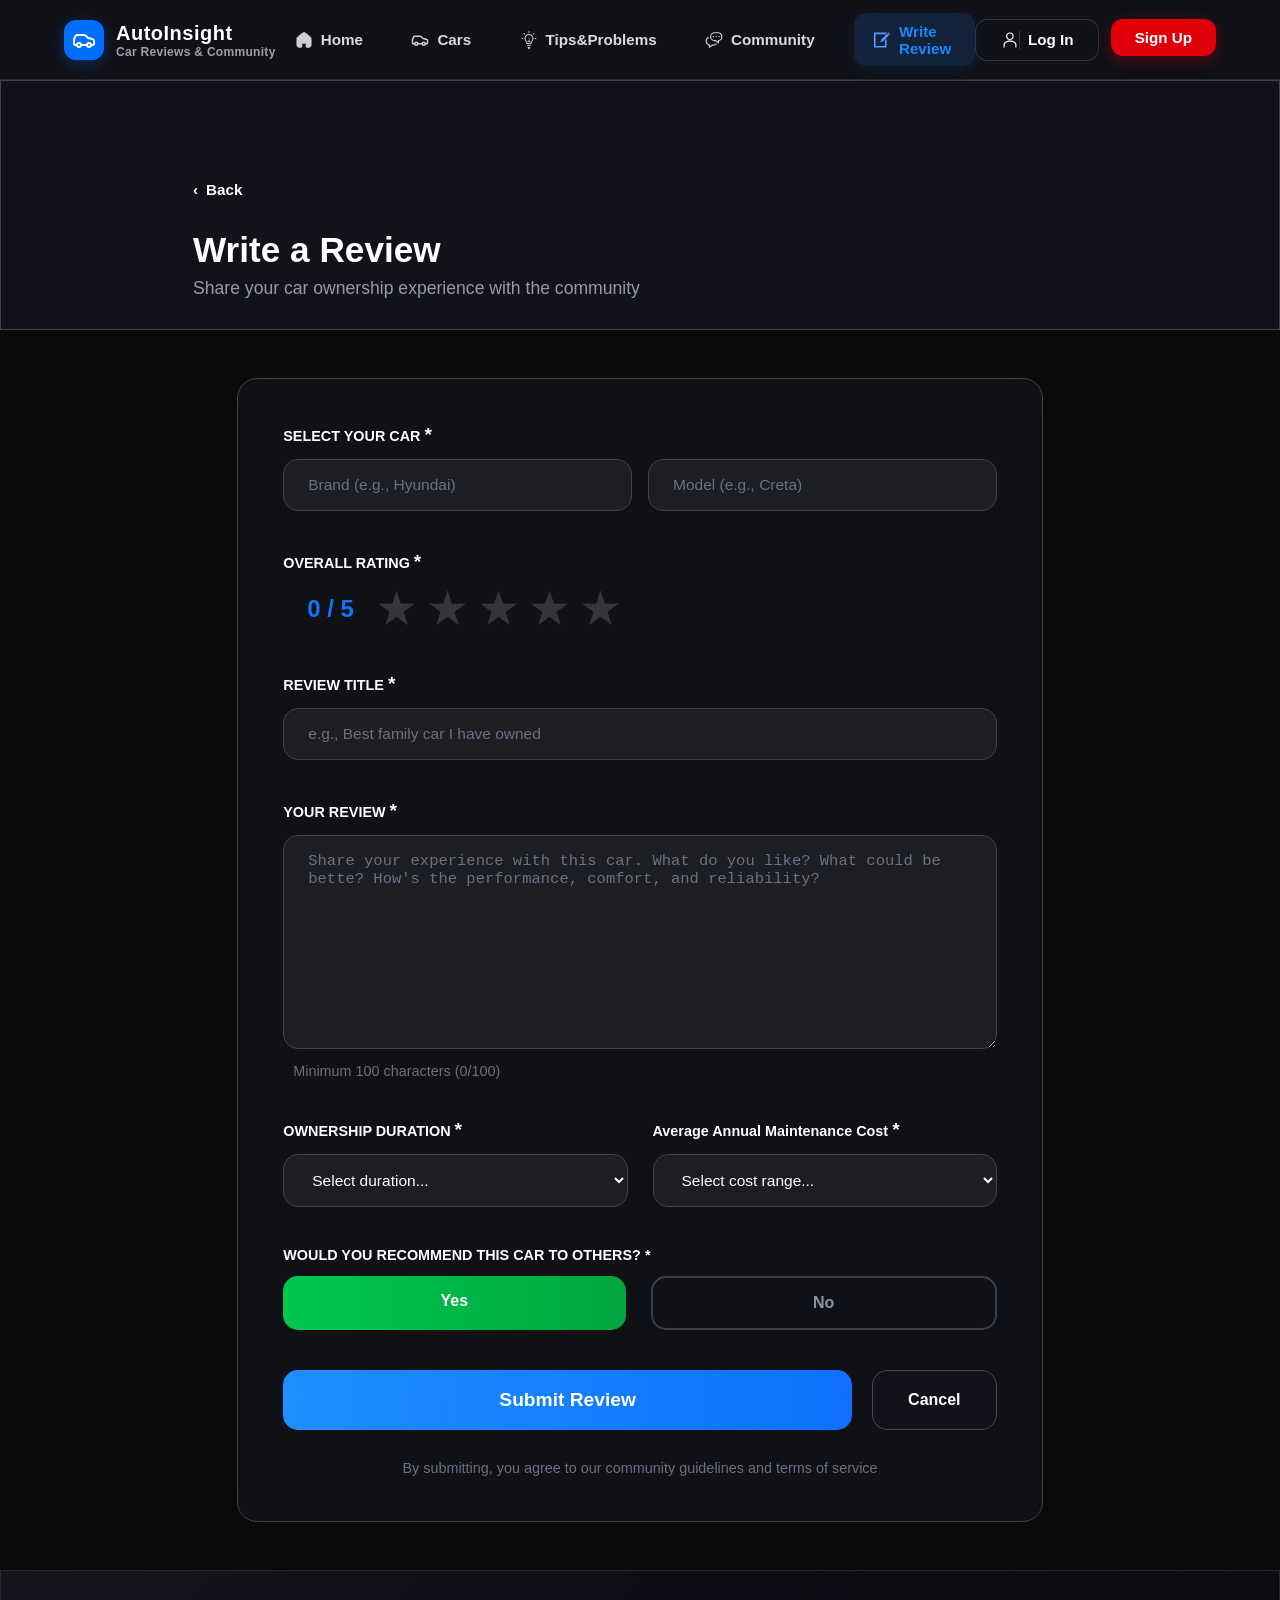
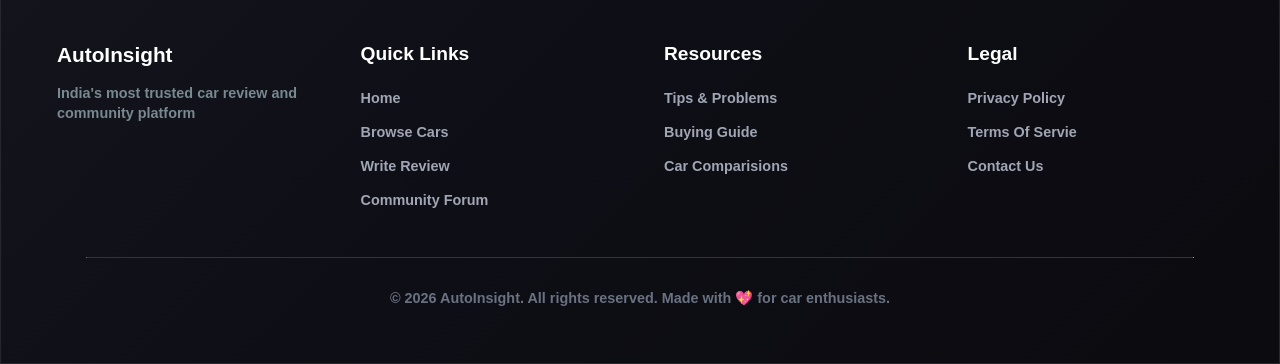
<file: HTML/review.html>
<!doctype html>
<html lang="en">
  <head>
    <meta charset="UTF-8" />
    <meta name="viewport" content="width=device-width, initial-scale=1.0" />
    <title>AutoInsight - Write a review</title>
    <link rel="stylesheet" href="../CSS/style.css" />
    <link rel="stylesheet" href="../CSS/review.css" />
  </head>

  <body>
    <div id="header"></div>
    <div class="review-page-header">
      <a href="cars.html" class="back-link" style="margin-bottom: 2rem; display: inline-flex; align-items: center; gap: 8px; color: var(--text-muted); text-decoration: none; font-size: 0.95rem;">
        <span>&#8249;</span> Back
      </a>
      <h2>Write a Review</h2>
      <p>Share your car ownership experience with the community</p>
    </div>

    <div class="form-container">
      <form action="" class="review-form">
        <div>
                <div class="form-section">
                    <label class="label-element">SELECT YOUR CAR <span class="superscript-element">*</span></label>
                    <div style="display: grid; grid-template-columns: 1fr 1fr; gap: 1rem;">
                        <div class="form-group">
                            <input class="input-element" type="text" id="car-brand-input" name="car_brand" placeholder="Brand (e.g., Hyundai)" required>
                        </div>
                        <div class="form-group">
                            <input class="input-element" type="text" id="car-model-input" name="car_model" placeholder="Model (e.g., Creta)" required>
                        </div>
                    </div>
                </div>
          <datalist id="cars-datalist">
            <!-- Cars will be loaded here dynamically -->
          </datalist>

          <script>
            document.addEventListener('DOMContentLoaded', async () => {
              const carDatalist = document.getElementById('cars-datalist');
              try {
                const res = await fetch('../backend/cars/get_cars.php');
                const data = await res.json();
                if (data.success && data.data.cars) {
                  data.data.cars.forEach(car => {
                    const opt = document.createElement('option');
                    opt.value = `${car.brand} ${car.model}`;
                    // We can store the ID in a data attribute if we want to be fancy, 
                    // but for a text box, we'll just suggest the name.
                    carDatalist.appendChild(opt);
                  });
                }
              } catch (e) {}
            });
          </script>
        </div>

        <div class="rating-section">
          <label class="label-element"
            >OVERALL RATING <span class="superscript-element">*</span></label
          >
          <div class="star-rating">
            <input type="radio" name="rating" id="star5" value="5" /><label
              for="star5"
              >★</label
            >
            <input type="radio" name="rating" id="star4" value="4" /><label
              for="star4"
              >★</label
            >
            <input type="radio" name="rating" id="star3" value="3" /><label
              for="star3"
              >★</label
            >
            <input type="radio" name="rating" id="star2" value="2" /><label
              for="star2"
              >★</label
            >
            <input type="radio" name="rating" id="star1" value="1" /><label
              for="star1"
              >★</label
            >
            <span class="rating-text"
              ><span id="current-rating">0</span> / 5</span
            >
          </div>
        </div>

        <div>
          <label class="label-element" for="review-title"
            >REVIEW TITLE <span class="superscript-element">*</span></label
          >
          <br />
          <input
            class="input-element"
            type="text"
            name="review_title"
            id="review-title"
            placeholder="e.g., Best family car I have owned"
            required
          />
        </div>

        <div class="review-textarea-description">
          <label class="label-element" for="review-description"
            >YOUR REVIEW <span class="superscript-element">*</span></label
          >
          <br />
          <textarea
            class="input-element"
            name="review_description"
            id="review-description"
            placeholder="Share your experience with this car. What do you like? What could be bette? How's the performance, comfort, and reliability?"
            rows="10"
            cols="80"
            minlength="100"
            required
          ></textarea>
          <p>Minimum 100 characters (0/100)</p>
        </div>

        <div class="ownership-and-maintenance">
          <div>
            <label class="label-element" for="ownership-duration"
              >OWNERSHIP DURATION
              <span class="superscript-element">*</span></label
            >
            <br />
            <select
              class="input-element"
              name="duration"
              id="ownership-duration"
              required
            >
              <option value="" hidden selected>Select duration...</option>
              <option value="Less than 6 months">Less than 6 months</option>
              <option value="6 months - 1 year">6 months - 1 year</option>
              <option value="1-2 years">1-2 years</option>
              <option value="2-3 years">2-3 years</option>
              <option value="3-5 years">3-5 years</option>
              <option value="More than 5 years">More than 5 years</option>
            </select>
          </div>
 
          <div>
            <label class="label-element" for="maintenance-cost"
              >Average Annual Maintenance Cost
              <span class="superscript-element">*</span></label
            >
            <br />
            <select
              class="input-element"
              name="maintenance_cost"
              id="maintenance-cost"
              required
            >
              <option value="" hidden selected>Select cost range...</option>
              <option value="Under ₹5,000">Under ₹5,000</option>
              <option value="₹5,000 - ₹10,000">₹5,000 - ₹10,000</option>
              <option value="₹10,000 - ₹15,000">₹10,000 - ₹15,000</option>
              <option value="₹15,000 - ₹20,000">₹15,000 - ₹20,000</option>
              <option value="Above ₹20,000">Above ₹20,000</option>
            </select>
          </div>
        </div>
 
        <div class="recommend-btn-container">
          <p class="label-element">
            Would you recommend this car to others? <span>*</span>
          </p>
          <div>
            <input
              id="yes"
              type="radio"
              name="choice"
              value="yes"
              class="recommend-yes"
              checked
            />
            <label class="recommend-btn yes" for="yes">Yes</label>
            <input id="no" type="radio" name="choice" value="no" class="recommend-no" />
            <label class="recommend-btn no" for="no">No</label>
          </div>
        </div>

        <div class="submit-reset-btn">
          <button type="submit" class="submit-btn">Submit Review</button>
          <button type="reset" class="cancel-btn">Cancel</button>
        </div>

        <p class="t-and-c">
          By submitting, you agree to our community guidelines and terms of
          service
        </p>
      </form>
    </div>

    <footer class="footer"></footer>

    <script src="../JS/review.js"></script>
    <script src="../JS/include.js"></script>
  </body>
</html>
</file>
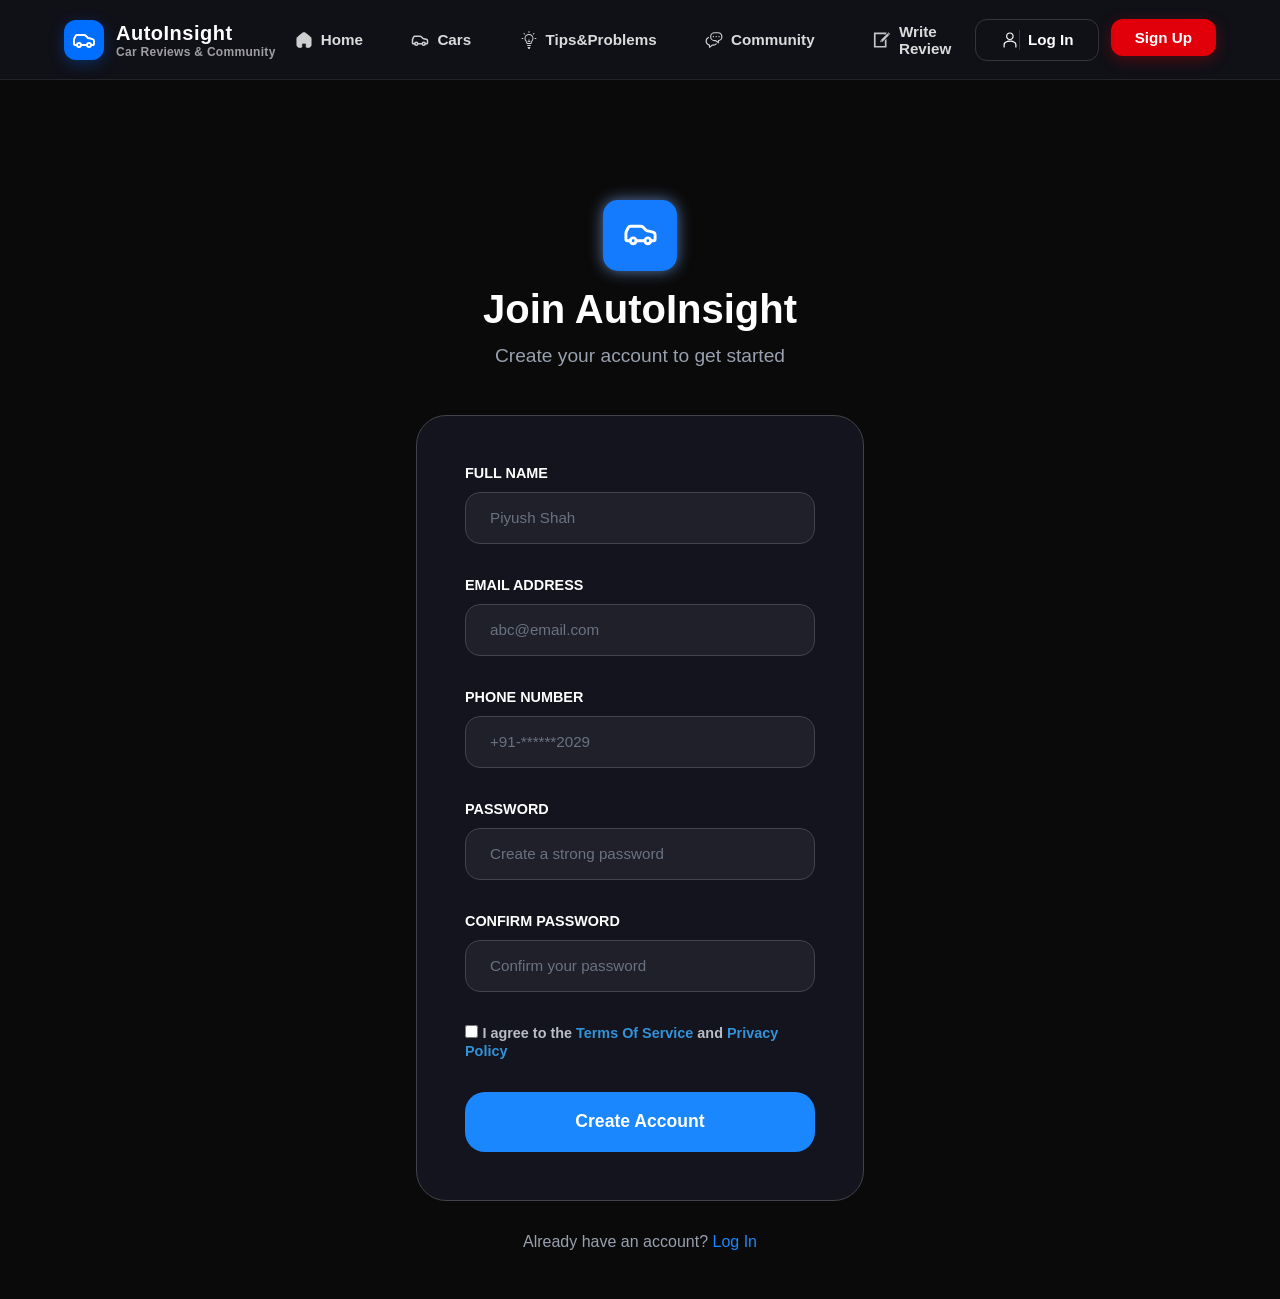
<file: HTML/signup.html>
<!doctype html>
<html lang="en">
  <head>
    <meta charset="UTF-8" />
    <meta name="viewport" content="width=device-width, initial-scale=1.0" />
    <title>AutoInsight Log In / Sign Up</title>
    <link rel="stylesheet" href="../CSS/style.css" />
    <link rel="stylesheet" href="../CSS/signup.css" />
  </head>

  <body>
    <div id="header"></div>

    <div class="logo-wrapper">
      <a class="logo" href="../index.html#home">
        <img src="../Asset/Icons/car-ico.svg" alt="Logo Image" />
      </a>
    </div>

    <div class="join-and-create-account">
      <h2>Join AutoInsight</h2>
      <p>Create your account to get started</p>
    </div>

    <main class="form-wrapper">
      <div id="auth-error" class="auth-error" style="display:none;"></div>
      <form id="signupForm" class="signupForm">
        <div>
          <label class="label-element" for="fullName">Full Name</label> <br />
          <input
            class="input-element"
            id="fullName"
            type="text"
            placeholder="Piyush Shah"
            required
          />
        </div>
        <div>
          <label class="label-element" for="email">Email Address</label> <br />
          <input
            class="input-element"
            id="email"
            type="text"
            placeholder="abc@email.com"
            required
          />
        </div>
        <div>
          <label class="label-element" for="number">Phone Number</label> <br />
          <input
            class="input-element"
            id="number"
            type="text"
            placeholder="+91-******2029"
            required
          />
        </div>
        <div>
          <label class="label-element" for="password">Password</label> <br />
          <input
            class="input-element"
            id="password"
            type="text"
            placeholder="Create a strong password"
            required
          />
        </div>
        <div>
          <label class="label-element" for="confirmPassword"
            >Confirm Password</label
          >
          <br />
          <input
            class="input-element"
            id="confirmPassword"
            type="text"
            placeholder="Confirm your password"
            required
          />
        </div>
        <div class="terms-and-conditions">
          <input id="rememberMe" type="checkbox" />
          <label for="rememberMe"
            >I agree to the <a href="">Terms Of Service</a> and
            <a href="">Privacy Policy</a></label
          >
        </div>
        <button type="submit" class="create-account-btn" id="signup-submit-btn">Create Account</button>

      </form>
      <p class="switch">
        Already have an account? <a href="login.html">Log In</a>
      </p>
    </main>

    <style>
      .auth-error { background: rgba(220,53,69,0.12); border: 1px solid rgb(220,53,69); color: #ff6b7a; padding: 0.9rem 1.2rem; border-radius: 10px; margin-bottom: 1rem; font-size: 0.95rem; }
      .auth-success { background: rgba(40,167,69,0.12); border: 1px solid #28a745; color: #5cb85c; padding: 0.9rem 1.2rem; border-radius: 10px; margin-bottom: 1rem; font-size: 0.95rem; }
    </style>

    <script>
      document.getElementById('signupForm').addEventListener('submit', async (e) => {
        e.preventDefault();
        const errorBox = document.getElementById('auth-error');
        const btn = document.getElementById('signup-submit-btn');

        const name     = document.getElementById('fullName').value.trim();
        const email    = document.getElementById('email').value.trim();
        const password = document.getElementById('password').value.trim();
        const confirm  = document.getElementById('confirmPassword').value.trim();
        const agreed   = document.getElementById('rememberMe').checked;

        // Client-side validation
        if (!agreed) { showError('Please accept the Terms of Service.'); return; }
        if (password !== confirm) { showError('Passwords do not match.'); return; }
        if (password.length < 6)  { showError('Password must be at least 6 characters.'); return; }

        btn.textContent = 'Creating Account...';
        btn.disabled = true;

        try {
          const res  = await fetch('../backend/auth/register.php', {
            method: 'POST',
            headers: { 'Content-Type': 'application/json' },
            body: JSON.stringify({ name, email, password })
          });
          const data = await res.json();

          if (data.success) {
            sessionStorage.setItem('ai_user', JSON.stringify(data.user));
            window.location.href = '../index.html';
          } else {
            showError(data.message);
          }
        } catch (err) {
          showError('Server error. Make sure XAMPP is running.');
        } finally {
          btn.textContent = 'Create Account';
          btn.disabled = false;
        }

        function showError(msg) {
          errorBox.textContent = msg;
          errorBox.style.display = 'block';
          errorBox.className = 'auth-error';
        }
      });
    </script>
    <script src="../JS/include.js"></script>
  </body>
</html>
</file>
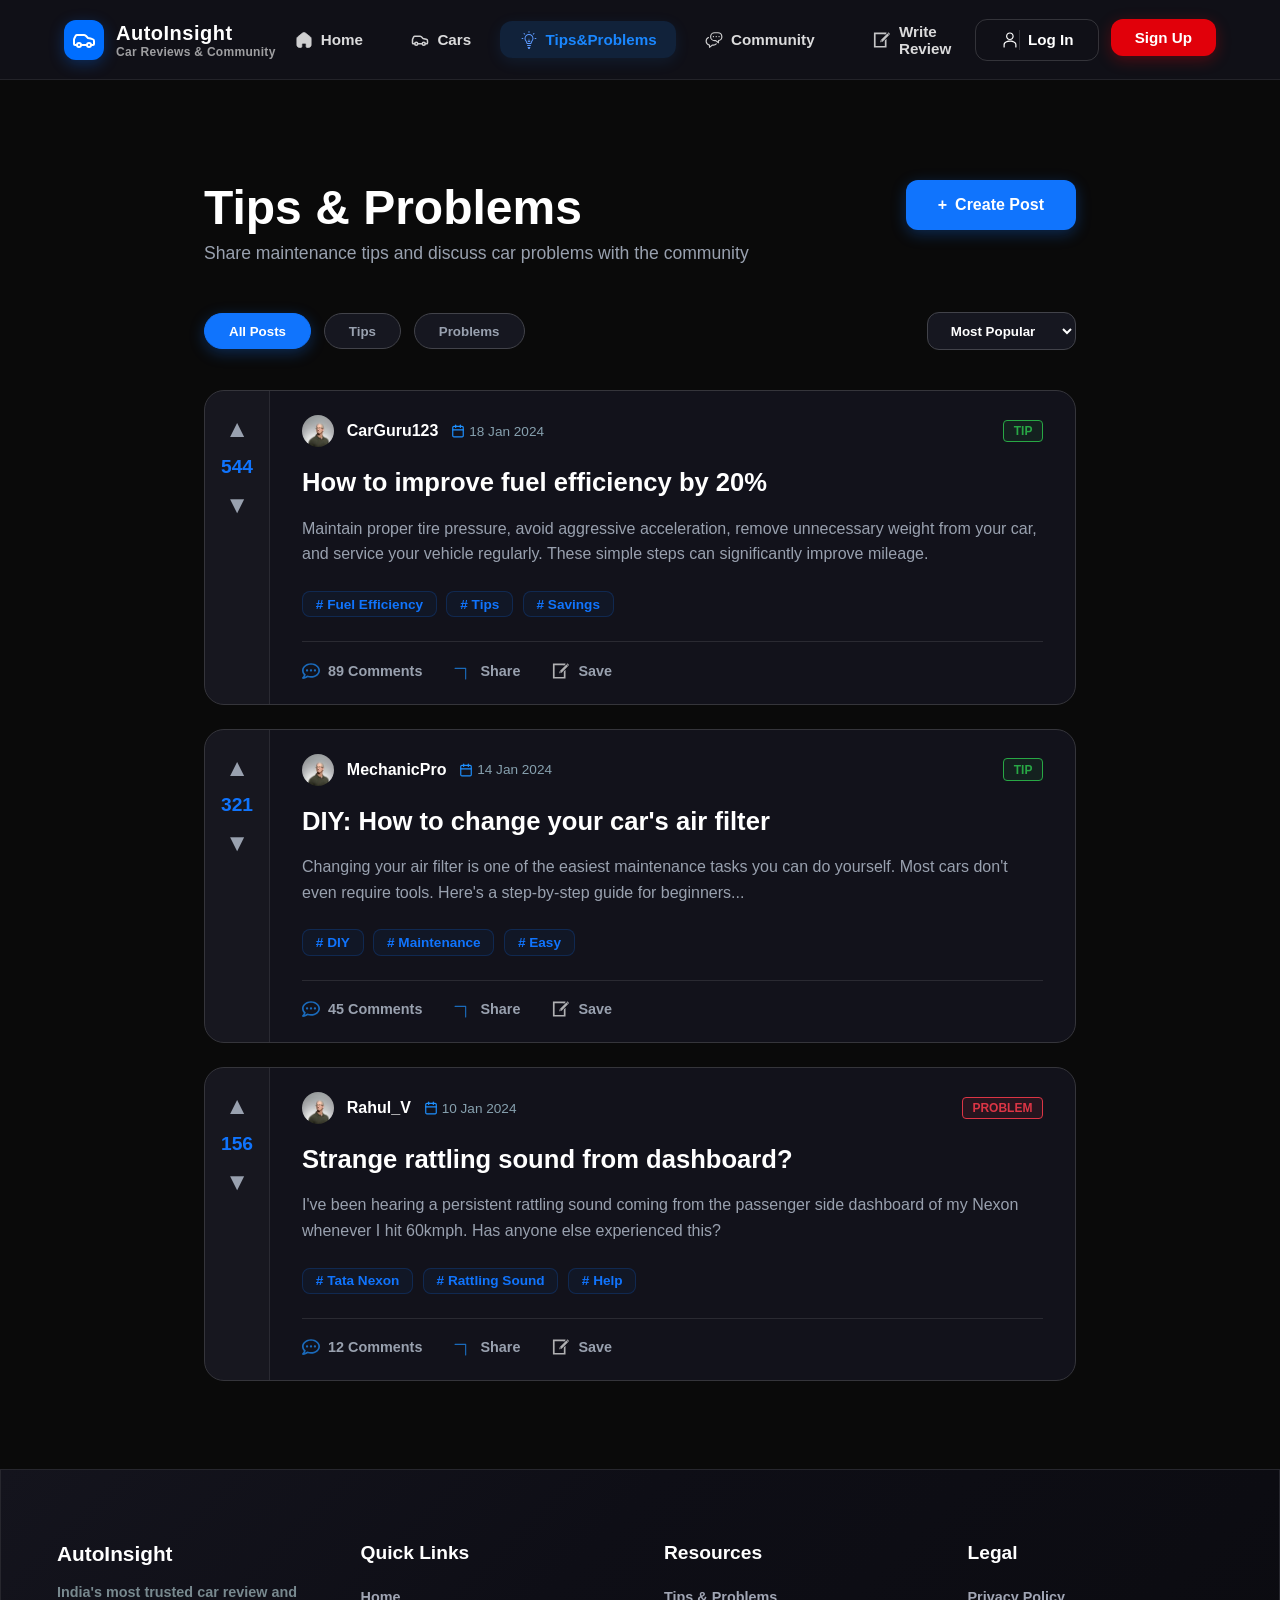
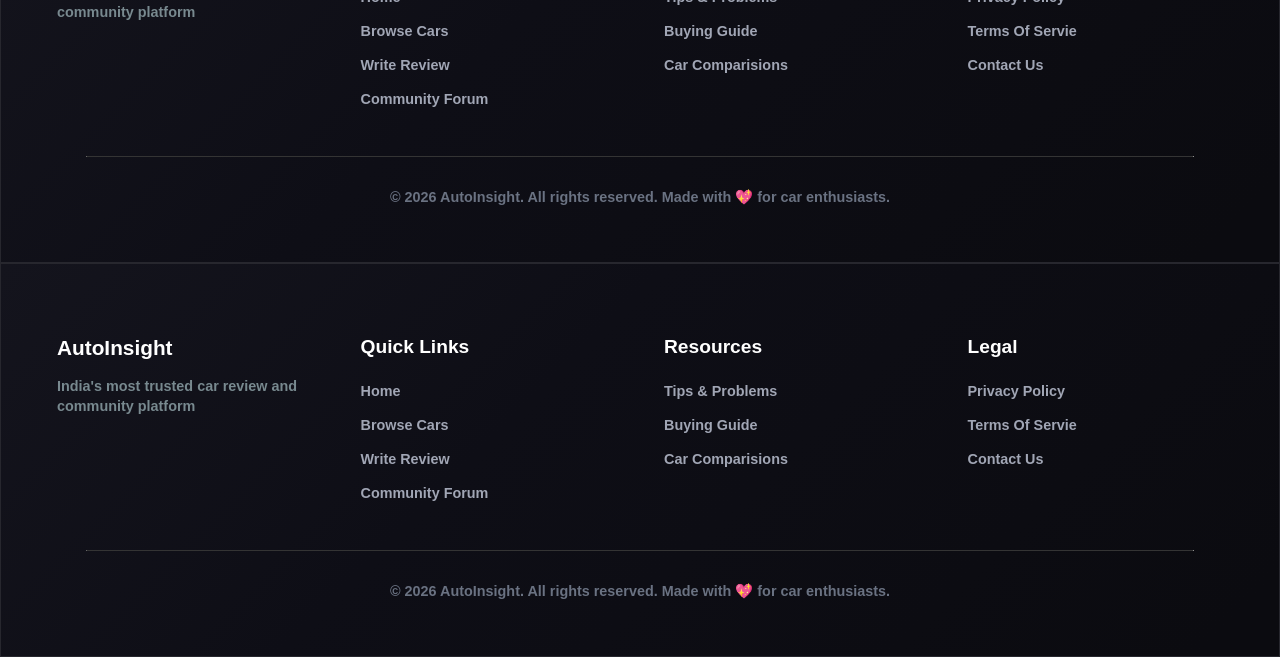
<file: HTML/tips.html>
<!DOCTYPE html>
<html lang="en">
<head>
    <meta charset="UTF-8">
    <meta name="viewport" content="width=device-width, initial-scale=1.0">
    <title>Tips & Problems - AutoInsight</title>
    <link rel="shortcut icon" href="../Asset/Icons/favicon.svg" type="image/x-icon">
    <link rel="stylesheet" href="../CSS/style.css">
    <link rel="stylesheet" href="../CSS/tips.css">
</head>
<body>
    <div id="header"></div>

    <main class="tips-page-container">
        <header class="tips-header">
            <div class="tips-header-text">
                <h1>Tips & Problems</h1>
                <p>Share maintenance tips and discuss car problems with the community</p>
            </div>
            <button class="create-post-btn" id="open-modal-btn">
                <span>+</span> Create Post
            </button>
        </header>

        <section class="tips-filters">
            <div class="filter-pills">
                <button class="filter-pill active">All Posts</button>
                <button class="filter-pill">Tips</button>
                <button class="filter-pill">Problems</button>
            </div>
            <div class="sort-dropdown">
                <select>
                    <option>Most Popular</option>
                    <option>Recent</option>
                    <option>Most Upvoted</option>
                </select>
            </div>
        </section>

        <div class="posts-feed">
            <!-- Post 1 -->
            <article class="post-card">
                <div class="post-voting">
                    <button class="vote-btn">▲</button>
                    <span class="vote-count">544</span>
                    <button class="vote-btn">▼</button>
                </div>
                <div class="post-content">
                    <div class="post-user-info">
                        <img src="../Asset/Images/person1.jpg" alt="User" class="user-avatar">
                        <span class="username">CarGuru123</span>
                        <div class="post-date">
                            <img src="../Asset/Icons/date.svg" alt="Date" style="width: 14px;">
                            18 Jan 2024
                        </div>
                        <span class="post-type-tag tip">Tip</span>
                    </div>
                    <h2 class="post-title">How to improve fuel efficiency by 20%</h2>
                    <p class="post-description">
                        Maintain proper tire pressure, avoid aggressive acceleration, remove unnecessary weight from your car, and service your vehicle regularly. These simple steps can significantly improve mileage.
                    </p>
                    <div class="post-tags">
                        <span class="tag"># Fuel Efficiency</span>
                        <span class="tag"># Tips</span>
                        <span class="tag"># Savings</span>
                    </div>
                    <div class="post-actions">
                        <div class="action-item toggle-comments">
                            <img src="../Asset/Icons/review-chat.svg" alt="Comments">
                            89 Comments
                        </div>
                        <div class="action-item">
                            <img src="../Asset/Icons/rightArrow.svg" alt="Share" style="transform: rotate(-45deg);">
                            Share
                        </div>
                        <div class="action-item">
                            <img src="../Asset/Icons/review.svg" alt="Save">
                            Save
                        </div>
                    </div>
                </div>
                
                <!-- Comments Section -->
                <div class="comments-section">
                    <div class="comments-header">
                        <img src="../Asset/Icons/chat.svg" alt="Chat Icon">
                        <h3>Comments (2)</h3>
                    </div>

                    <div class="comments-list">
                        <!-- Comment 1 -->
                        <div class="comment-card">
                            <div class="comment-user-info">
                                <img src="../Asset/Images/person1.jpg" alt="User" class="user-avatar">
                                <span class="username">David Kim</span>
                                <span class="post-date">9 Mar 2024</span>
                            </div>
                            <p class="comment-text">I had the exact same issue! Turns out it was a faulty sensor. Got it replaced and problem solved.</p>
                        </div>

                        <!-- Comment 2 -->
                        <div class="comment-card">
                            <div class="comment-user-info">
                                <img src="../Asset/Images/person1.jpg" alt="User" class="user-avatar">
                                <span class="username">Lisa Anderson</span>
                                <span class="post-date">10 Mar 2024</span>
                            </div>
                            <p class="comment-text">Have you checked your brake fluid levels? Low fluid can sometimes cause similar symptoms.</p>
                        </div>
                    </div>

                    <div class="comment-input-area">
                        <div class="comment-input-wrapper">
                            <textarea class="comment-textarea" placeholder="Write a comment..."></textarea>
                            <div class="comment-footer">
                                <button class="post-comment-btn">Post Comment</button>
                            </div>
                        </div>
                    </div>
                </div>
            </article>

            <!-- Post 2 -->
            <article class="post-card">
                <div class="post-voting">
                    <button class="vote-btn">▲</button>
                    <span class="vote-count">321</span>
                    <button class="vote-btn">▼</button>
                </div>
                <div class="post-content">
                    <div class="post-user-info">
                        <img src="../Asset/Images/person1.jpg" alt="User" class="user-avatar">
                        <span class="username">MechanicPro</span>
                        <div class="post-date">
                            <img src="../Asset/Icons/date.svg" alt="Date" style="width: 14px;">
                            14 Jan 2024
                        </div>
                        <span class="post-type-tag tip">Tip</span>
                    </div>
                    <h2 class="post-title">DIY: How to change your car's air filter</h2>
                    <p class="post-description">
                        Changing your air filter is one of the easiest maintenance tasks you can do yourself. Most cars don't even require tools. Here's a step-by-step guide for beginners...
                    </p>
                    <div class="post-tags">
                        <span class="tag"># DIY</span>
                        <span class="tag"># Maintenance</span>
                        <span class="tag"># Easy</span>
                    </div>
                    <div class="post-actions">
                        <div class="action-item">
                            <img src="../Asset/Icons/review-chat.svg" alt="Comments">
                            45 Comments
                        </div>
                        <div class="action-item">
                            <img src="../Asset/Icons/rightArrow.svg" alt="Share" style="transform: rotate(-45deg);">
                            Share
                        </div>
                        <div class="action-item">
                            <img src="../Asset/Icons/review.svg" alt="Save">
                            Save
                        </div>
                    </div>
                </div>
            </article>

            <!-- Post 3 (Problem) -->
            <article class="post-card">
                <div class="post-voting">
                    <button class="vote-btn">▲</button>
                    <span class="vote-count">156</span>
                    <button class="vote-btn">▼</button>
                </div>
                <div class="post-content">
                    <div class="post-user-info">
                        <img src="../Asset/Images/person1.jpg" alt="User" class="user-avatar">
                        <span class="username">Rahul_V</span>
                        <div class="post-date">
                            <img src="../Asset/Icons/date.svg" alt="Date" style="width: 14px;">
                            10 Jan 2024
                        </div>
                        <span class="post-type-tag problem">Problem</span>
                    </div>
                    <h2 class="post-title">Strange rattling sound from dashboard?</h2>
                    <p class="post-description">
                        I've been hearing a persistent rattling sound coming from the passenger side dashboard of my Nexon whenever I hit 60kmph. Has anyone else experienced this?
                    </p>
                    <div class="post-tags">
                        <span class="tag"># Tata Nexon</span>
                        <span class="tag"># Rattling Sound</span>
                        <span class="tag"># Help</span>
                    </div>
                    <div class="post-actions">
                        <div class="action-item">
                            <img src="../Asset/Icons/review-chat.svg" alt="Comments">
                            12 Comments
                        </div>
                        <div class="action-item">
                            <img src="../Asset/Icons/rightArrow.svg" alt="Share" style="transform: rotate(-45deg);">
                            Share
                        </div>
                        <div class="action-item">
                            <img src="../Asset/Icons/review.svg" alt="Save">
                            Save
                        </div>
                    </div>
                </div>
            </article>
        </div>
    </main>

    <footer class="footer">
        <div class="upper-footer">
            <div class="upper-footer-section">
                <h3>AutoInsight</h3>
                <p>India's most trusted car review and community platform</p>
            </div>
            <div class="upper-footer-section">
                <h4>Quick Links</h4>
                <ul class="footer-list" style="list-style: none; padding: 0;">
                    <li><a href="index.html" style="color: #78898f; text-decoration: none;">Home</a></li>
                    <li><a href="cars.html" style="color: #78898f; text-decoration: none;">Browse Cars</a></li>
                    <li><a href="tips.html" style="color: white; text-decoration: none; font-weight: bold;">Tips & Problems</a></li>
                </ul>
            </div>
        </div>
        <hr class="index-hr" style="margin: 2rem 0; opacity: 0.1;">
        <div class="lower-footer" style="text-align: center; color: #78898f; font-size: 0.9rem;">
            <p>&copy; 2026 AutoInsight. All rights reserved.</p>
        </div>
    </footer>

    <!-- Create Post Modal -->
    <div class="modal-overlay" id="post-modal-overlay">
        <div class="post-modal">
            <header class="modal-header">
                <div class="modal-header-text">
                    <h2>Create New Post</h2>
                    <p>Share a tip or report a problem with the community</p>
                </div>
                <button class="close-modal" id="close-modal-x">&times;</button>
            </header>

            <form class="modal-form">
                <input type="hidden" id="edit-post-id" value="">
                <div class="form-group">
                    <label>Post Type</label>
                    <div class="type-toggles">
                        <button type="button" class="type-btn active tip" data-type="tip">
                            💡 Tip
                        </button>
                        <button type="button" class="type-btn problem" data-type="problem">
                            ⚠️ Problem
                        </button>
                    </div>
                </div>

                <div class="form-group">
                    <label for="post-title">Title</label>
                    <input type="text" id="post-title" class="modal-input" placeholder="Share your helpful tip..." required>
                </div>

                <div class="form-group">
                    <label for="post-desc">Description</label>
                    <textarea id="post-desc" class="modal-textarea" placeholder="Explain your tip in detail. Include steps, tools needed, and any helpful advice..." required></textarea>
                    <p class="form-help">Provide as much detail as possible to help other community members.</p>
                </div>

                <div class="form-group">
                    <label for="post-tags">Tags</label>
                    <input type="text" id="post-tags" class="modal-input" placeholder="e.g., Honda Civic, Engine, Oil Change (comma separated)">
                    <p class="form-help">Add relevant tags to help others find your post. Separate tags with commas.</p>
                </div>

                <footer class="modal-footer">
                    <button type="submit" class="publish-btn">Publish Post</button>
                    <button type="button" class="cancel-modal-btn" id="close-modal-btn">Cancel</button>
                </footer>
            </form>
        </div>
    </div>

    <script src="../JS/tips.js"></script>
    <footer class="footer"></footer>

    <script src="../JS/include.js"></script>
</body>
</html>
</file>
<file: CSS/style.css>
*,
::after,
::before {
  padding: 0;
  margin: 0;
  box-sizing: border-box;
}

body {
  color: white;
  background-color: rgb(10, 10, 10);
  font-family: "Nunito Sans", Arial, Helvetica, sans-serif;
}

html {
  scroll-behavior: smooth;
}

/* ------------------ HEADER OF THE PAGE ---------------*/

.icons {
  width: 20px;
}

.navbar {
  height: 80px;
  padding: 0 4rem;
  background-color: rgba(18, 18, 27, 0.85);
  backdrop-filter: blur(12px);
  -webkit-backdrop-filter: blur(12px);
  color: white;
  border-bottom: 1px solid rgba(255, 255, 255, 0.08);

  display: flex;
  align-items: center;
  justify-content: space-between;

  position: fixed;
  top: 0;
  left: 0;
  right: 0;
  z-index: 1000;
  transition: all 0.3s ease;
}

.navigation-bar-logo {
  display: flex;
  align-items: center;
}

.AutoInsight {
  text-decoration: none;
  color: white;
  display: flex;
  align-items: center;
  gap: 12px;
}

.AutoInsight div:first-child {
  background-color: rgb(0, 110, 255);
  border-radius: 12px;
  box-shadow: 0 4px 15px rgba(0, 110, 255, 0.3);
  display: flex;
  align-items: center;
  justify-content: center;
  padding: 8px;
}

.AutoInsight div img {
  width: 24px;
  height: 24px;
}

.AutoInsight .brand-text p:first-child {
  font-size: 1.25rem;
  font-weight: 800;
  letter-spacing: 0.5px;
  line-height: 1.2;
}

.AutoInsight .brand-text p:last-child {
  font-size: 0.75rem;
  font-weight: 600;
  color: rgba(255, 255, 255, 0.6);
  letter-spacing: 0.3px;
}

.navigation-bar {
  flex: 1;
  display: flex;
  justify-content: center;
}

.navlist {
  display: flex;
  align-items: center;
  gap: 10px;
  list-style: none;
}

.navlist-items {
  border-radius: 12px;
  transition: all 0.2s ease;
}

.navlist-items:hover {
  background-color: rgba(255, 255, 255, 0.05);
}

.navlist-items a {
  padding: 0.6rem 1.2rem;
  font-weight: 600;
  text-decoration: none;
  font-size: 0.95rem;
  color: rgba(255, 255, 255, 0.85);
  display: flex;
  align-items: center;
  gap: 8px;
  transition: color 0.2s;
}

.navlist-items a:hover {
  color: white;
}

.navlist-items.active {
  background-color: rgba(26, 135, 255, 0.15);
  color: rgb(26, 135, 255);
}

.navlist-items.active a {
  color: rgb(26, 135, 255);
}

.navlist-items img {
  width: 18px;
  opacity: 0.8;
}

.navlist-items.active img {
  filter: invert(48%) sepia(96%) saturate(1469%) hue-rotate(195deg) brightness(101%) contrast(101%);
  opacity: 1;
}

/* Specific styling for Write Review CTA in Nav (removed solid blue, now follows active pattern) */
.write-review-btn {
  margin-left: 10px;
}

.write-review-btn a {
  /* Inherits standard navlink styles */
}

.write-review-btn img {
  /* Inherits standard icon styles */
}

/* Ensure the active state is consistent across all items */
.navlist-items.active {
  background-color: rgba(26, 135, 255, 0.15);
  box-shadow: 0 4px 15px rgba(26, 135, 255, 0.1);
}

.navlist-items.active a {
  color: rgb(26, 135, 255);
}

.navlist-items.active img {
  filter: invert(48%) sepia(96%) saturate(1469%) hue-rotate(195deg) brightness(101%) contrast(101%);
  opacity: 1;
}

.navbarButtons {
  display: flex;
  align-items: center;
  gap: 15px;
}

.navbarButtons button {
  padding: 10px 24px;
  border-radius: 12px;
  font-size: 0.95rem;
  font-weight: 700;
  cursor: pointer;
  display: flex;
  align-items: center;
  gap: 8px;
  transition: all 0.2s ease;
}

.logInButton {
  background-color: transparent;
  color: white;
  border: 1px solid rgba(255, 255, 255, 0.15);
}

.logInButton:hover {
  background-color: rgba(255, 255, 255, 0.08);
  border-color: rgba(255, 255, 255, 0.3);
}

.signUpButton {
  background-color: rgb(225, 0, 10);
  color: white;
  border: none;
  box-shadow: 0 4px 15px rgba(225, 0, 10, 0.3);
}

.signUpButton:hover {
  background-color: rgb(255, 0, 12);
  transform: translateY(-1px);
  box-shadow: 0 6px 20px rgba(225, 0, 10, 0.4);
}

/* Profile Pill & Dropdown */
.profile-pill {
  display: flex;
  align-items: center;
  gap: 12px;
  background: rgba(255, 255, 255, 0.05);
  border: 1px solid rgba(255, 255, 255, 0.1);
  padding: 6px 16px 6px 6px;
  border-radius: 50px;
  cursor: pointer;
  transition: all 0.2s ease;
}

.profile-pill:hover {
  background: rgba(255, 255, 255, 0.08);
  border-color: rgba(255, 255, 255, 0.2);
}

.pill-avatar {
  width: 32px;
  height: 32px;
  border-radius: 50%;
  overflow: hidden;
  border: 2px solid rgb(26, 135, 255);
}

.pill-avatar img {
  width: 100%;
  height: 100%;
  object-fit: cover;
}

#nav-user-name {
  color: white;
  font-weight: 700;
  font-size: 0.9rem;
}

.profile-pill .chevron {
  color: rgba(255, 255, 255, 0.4);
  font-size: 0.7rem;
}

/* Dropdown Menu */
.profile-dropdown {
  position: absolute;
  top: calc(100% + 12px);
  right: 0;
  width: 280px;
  background: rgba(18, 19, 26, 0.95);
  backdrop-filter: blur(20px);
  border: 1px solid rgba(255, 255, 255, 0.1);
  border-radius: 20px;
  box-shadow: 0 10px 30px rgba(0, 0, 0, 0.5);
  padding: 1.5rem;
  display: none;
  z-index: 1000;
  animation: slideIn 0.2s ease-out;
}

@keyframes slideIn {
  from { opacity: 0; transform: translateY(10px); }
  to { opacity: 1; transform: translateY(0); }
}

.profile-dropdown.active {
  display: block;
}

.dropdown-header {
  display: flex;
  align-items: center;
  gap: 15px;
  margin-bottom: 1.2rem;
}

.dropdown-header img {
  width: 50px;
  height: 50px;
  border-radius: 50%;
  object-fit: cover;
}

.dropdown-header .name {
  color: white;
  font-weight: 700;
  font-size: 1rem;
  margin: 0;
}

.dropdown-header .email {
  color: rgba(255, 255, 255, 0.4);
  font-size: 0.8rem;
  margin: 0;
}

.dropdown-divider {
  height: 1px;
  background: rgba(255, 255, 255, 0.05);
  margin-bottom: 1rem;
}

.dropdown-links {
  list-style: none;
  padding: 0;
}

.dropdown-links li {
  margin-bottom: 5px;
}

.dropdown-links a, .dropdown-links button {
  display: flex;
  align-items: center;
  gap: 12px;
  width: 100%;
  padding: 0.8rem 1rem;
  border-radius: 12px;
  color: rgba(255, 255, 255, 0.7);
  text-decoration: none;
  font-size: 0.9rem;
  font-weight: 600;
  transition: all 0.2s;
  background: none;
  border: none;
  cursor: pointer;
  text-align: left;
}

.dropdown-links a:hover, .dropdown-links button:hover {
  background: rgba(255, 255, 255, 0.05);
  color: white;
}

.dropdown-links img {
  width: 18px;
  opacity: 0.6;
}

.logout-li button {
  color: #ff6b7b !important;
}

.logout-li button:hover {
  background: rgba(255, 107, 123, 0.1) !important;
}

/* ----------------------- Hero Section --------------------- */
#header {
    min-height: 80px;
}

.hero-section {
  height: 800px;
  width: auto;
  padding-top: 220px;
  background:
    linear-gradient(rgba(0, 0, 0, 0.6), rgba(0, 0, 0, 0.6)),
    url(../Asset/Images/carBackground.jpg);
  background-repeat: no-repeat;
  background-size: contain;

  display: flex;
  flex-direction: column;
  align-items: center;
  justify-content: start;
  gap: 3.5rem;
}

.review-platform {
  font-size: 0.9rem;
  padding: 0.5rem 1rem;
  color: white;
  border: 1px solid rgb(19, 59, 99);
  border-radius: 2rem;

  display: flex;
  width: fit-content;
  align-items: center;
}

.review-platform img {
  width: 20px;
}

.review-platform p {
  color: rgb(209, 213, 220);
  font-weight: bold;
}

.hero-section-text {
  width: 60%;
  margin: 0 auto;
  text-align: center;

  display: flex;
  flex-direction: column;
  align-items: center;
  justify-content: center;
  gap: 1rem;
}

.hero-section-text h3 {
  font-size: 4.5rem;
  font-weight: bolder;
  color: rgb(56, 152, 253);
}

.hero-section-text p {
  font-size: 1.4rem;
  letter-spacing: 2px;
  color: rgb(209, 213, 220);
}

.search-car {
  width: 60%;
  height: 80px;
  background-color: rgb(22, 23, 32);
  border: 1px solid rgb(66, 67, 74);
  border-radius: 15px;

  display: flex;
  align-items: center;
  justify-content: start;
}

.search-icon {
  height: 100%;
  width: 5rem;
  background-color: transparent;
  border: none;
  cursor: pointer;
}

.search-car img {
  width: 25px;
}

.search-car input {
  height: 100%;
  width: 65%;
  background-color: transparent;
  color: white;
  padding: 15px 0;
  border: none;
  font-size: 1.1rem;
}

.search-car input:focus {
  outline: none;
}

.search-car-button {
  width: 25%;
  height: 95%;
  background-color: red;
  border: none;
  border-top-right-radius: 10px;
  border-bottom-right-radius: 10px;

  color: white;
  font-size: 1rem;
  font-weight: bold;
}

.description-grid {
  display: grid;
  grid-template-columns: 1fr 1fr 1fr;
  gap: 3rem;
}

.description-grid div {
  padding: 25px 50px;
  background-color: rgb(18, 19, 27);
  border-radius: 15px;
  border: 1px solid rgb(66, 67, 74);
  text-align: center;
}

.description-grid div h4 {
  color: rgb(76, 158, 252);
  font-size: 2.8rem;
}

.description-grid div p {
  color: rgb(136, 143, 156);
  font-weight: bold;
}

/* --------------- Featured and Top Rated Cars Section ---------------- */
.featured-cars {
  padding: 5rem 0;
}

.view-all {
  padding: 0 4rem;
  display: flex;
  align-items: center;
  justify-content: space-between;
}

.view-all div img {
  width: 30px;
}

.view-all h4 {
  margin-left: 0.5rem;
  margin-bottom: 0.5rem;
  display: inline-block;
  font-weight: bold;
  font-size: 2.5rem;
}

.view-all p {
  color: rgb(153, 161, 175);
  font-size: 1.2rem;
  letter-spacing: 1px;
}

.view-all button {
  padding: 15px 25px;
  color: rgb(30, 144, 255);
  background-color: transparent;
  border-radius: 20px;
  border: 1px solid rgb(66, 67, 74);
  font-size: 1.1rem;
  display: flex;
  align-items: center;
  cursor: pointer;
}

.view-all button img {
  width: 15px;
  margin-left: 5px;
}

.car-cardGrid {
  margin-top: 2rem;
  padding: 0 4rem;
  display: grid;
  grid-template-columns: 1fr 1fr 1fr 1fr;
  gap: 1.2rem;
}

.car-card {
  border: 1px solid rgb(53, 53, 59);
  border-radius: 15px;
  cursor: pointer;
  transition: transform 0.7s ease;
  overflow: hidden;
}

.car-card:hover img {
  transform: scale(1.025);
}

.car-img-container {
  height: 45%;
}

.car-img-container img {
  border-top-left-radius: 15px;
  border-top-right-radius: 15px;
  width: 100%;
  height: 100%;
}

.car-details {
  height: 55%;
}

.car-description {
  padding: 1.5rem;
  display: flex;
  flex-direction: column;
  justify-content: start;
  gap: 1rem;
}

.car-description > div:first-child {
  display: flex;
  justify-content: space-between;
}

.car-name p:first-child {
  font-size: 1.2rem;
  font-weight: bold;
  color: white;
  margin-bottom: 0.3rem;
}

.car-name p:last-child {
  font-size: 0.9rem;
  color: rgb(135, 161, 175);
}

.ratings {
  height: 40px;
  background-color: rgb(58, 44, 19);
  border: 1px solid rgb(92, 69, 16);
  border-radius: 20px;
  padding: 0.5rem 1.1rem;
  display: flex;
  align-items: center;
  gap: 5px;
}

.reviews {
  font-size: 0.9rem;
  color: rgb(153, 161, 175);
}

.fuel-and-capacity {
  font-size: 0.9rem;
  color: rgb(209, 213, 214);
  display: flex;
  justify-content: space-between;
}

.fuel,
.seat-capacity,
.reviews {
  display: flex;
  justify-content: start;
  align-items: center;
}

.fuel img,
.seat-capacity img,
.reviews img {
  margin-right: 0.3rem;
}

.index-hr {
  margin: 0 auto;
  width: 80%;
  border-top: 1px solid rgb(52, 52, 52);
  border-bottom: none;
}

.car-price {
  padding: 1.5rem;
  margin-bottom: 2rem;
  display: flex;
  justify-content: space-between;
  align-items: center;
}

.cost p:first-child {
  font-size: 0.9rem;
  color: rgb(106, 114, 127);
  margin-bottom: 5px;
}

.cost p:last-child {
  font-size: 2rem;
  font-weight: bold;
  color: rgb(89, 162, 250);
}

.view-details {
  padding: 10px 20px;
  background-color: rgb(16, 116, 253);
  color: white;
  border: none;
  border-radius: 20px;
  cursor: pointer;
}

.top-rated-cars {
  margin-top: 3rem;
  margin-bottom: 3.2rem;
}

/* ----------------- Latest Owner Review -------------------- */
.review-container {
  margin: auto;
  margin-bottom: 4.5rem;
  max-width: 94vw;
  padding: 5rem 1.6rem;
}

.review-head-flex {
  display: flex;
  align-items: center;
  gap: 0.8rem;
  font-weight: bold;
  font-size: 2.5rem;
  margin-bottom: 0.5rem;
}

.review-head-flex img {
  height: 40px;
}

.review-head-content p {
  font-size: 1.125rem;
  color: #99a1af;
}

.review-head-content {
  margin-bottom: 2.5rem;
}

.review-cards-grid {
  display: grid;
  grid-template-columns: 1fr 1fr 1fr;
  gap: 1.2rem;
}

.review-card {
  border: 1px solid rgb(53, 53, 59);
  border-radius: 20px;
  padding: 1.8rem;
  background-color: rgba(20, 20, 30, 0.7);
  transition: all 0.3s ease;
}

.shadow:hover {
  transform: translateY(-4px);
  box-shadow: 0 18px 22px rgba(40, 60, 95, 0.3);
}

.card-head-flex {
  display: flex;
  align-items: center;
  gap: 1rem;
  margin-bottom: 2rem;
}

.profile {
  position: relative;
  width: 3.5rem;
  height: 3.5rem;
  border-radius: 50%;
  border: 2px solid rgb(8, 8, 105);
}

.profile img {
  width: 3.3rem;
  height: 3.3rem;
  border-radius: 50%;
  object-fit: cover;
}

.batch {
  position: absolute;
  background-color: #1277fd;
  padding: 0.2rem;
  border-radius: 50%;
  display: flex;
  align-items: center;
  top: 40px;
  right: -2px;
}

.batch img {
  width: 0.8rem;
  height: 0.8rem;
}

.review-head-container {
  width: 100%;
}

.head-content-flex {
  display: flex;
  align-items: center;
  justify-content: space-between;
  margin-bottom: 0.6rem;
}

.head-content-flex h4 {
  font-weight: 700;
  margin-top: 1rem;
}

.rating-flex {
  display: flex;
}

.head-content-flex img {
  margin-top: 0.8rem;
}

.review-head-container button {
  background: none;
  border: none;
  color: #1b73ca;
  font-weight: bold;
  font-size: 0.9rem;
  cursor: pointer;
}

.review-card h3 {
  font-weight: bold;
  font-size: 1.2rem;
  margin-bottom: 1.1rem;
}

.review-card p {
  margin-bottom: 1.1rem;
  line-height: 22px;
  color: #99a1af;
}

.review-time-flex {
  display: flex;
  align-items: center;
  color: #858c99;
  font-size: 0.78rem;
  margin-bottom: 1.25rem;
  gap: 1rem;
}

.date-flex {
  display: flex;
  align-items: center;
  gap: 0.34rem;
}

.date-flex img {
  width: 0.99rem;
}

.maintain-flex {
  display: flex;
  align-items: center;
  justify-content: space-between;
  border-top: 1px solid #2a2a30;
  padding-top: 1.5rem;
  color: #858c99;
  font-size: 0.78rem;
}

.maintain-flex .price {
  color: white;
  font-size: 0.85rem;
  font-weight: 700;
}

.maintain-flex button {
  display: flex;
  align-items: center;
  justify-content: space-around;
  background: none;
  font-weight: bold;
  font-size: 1rem;
  cursor: pointer;
  color: #858c99;
  background-color: #1d1d24;
  padding: 0.6rem;
  border: 1px solid #2a2a30;
  border-radius: 15px;
  width: 20%;
}

.maintain-flex button img {
  width: 1rem;
}

/* ----------------------------- Call on Acton ------------------ */
.join-us-container {
  background: linear-gradient(90deg, rgb(12, 23, 34), rgb(10, 11, 12));
  padding: 1rem 0;
  margin-bottom: 5rem;
}

.join-us {
  margin: 4rem;
  padding: 3.5rem;
  background-color: rgb(19, 20, 30);
  border: 1px solid rgb(66, 67, 74);
  border-radius: 20px;
  box-shadow: 0 0 10px 7px rgb(14, 41, 65);

  display: flex;
  flex-direction: column;
  align-items: center;
  justify-content: space-around;
  gap: 2rem;
}

.join-us h4 {
  color: white;
  font-size: 2.5rem;
  font-weight: bold;
}

.join-us p {
  text-align: center;
  padding: 0 10rem;
  letter-spacing: 1px;
  color: rgb(209, 213, 220);
  font-size: 1.3rem;
}

.join-us-buttons button {
  padding: 20px 40px;
  margin: 0 10px;
  color: white;
  font-size: 0.9rem;
  font-weight: bold;
  border-radius: 15px;
  cursor: pointer;
}

.join-us-create-account-button {
  background-color: transparent;
  border: 1px solid rgb(53, 53, 59);
  transition: all 0.15s ease;
}

.join-us-create-account-button:hover {
  background-color: rgb(67, 67, 75);
  border: 1px solid rgb(30, 144, 255);
  box-shadow: 0 7px 10px rgb(23, 62, 107);
}

.join-us-write-review-button {
  background-color: rgb(227, 0, 11);
  border: 1px solid rgb(227, 0, 11);
  transition: all 0.15s ease;
}

.join-us-write-review-button:hover {
  box-shadow: 0 5px 15px rgb(183, 33, 41);
}

/* --------------------------- Footer ------------------------ */
.footer {
  padding: 3.5rem;
  background: linear-gradient(
    135deg,
    rgb(20, 20, 29),
    rgb(14, 14, 22) 40%,
    rgb(11, 11, 16) 95%
  );
  border: 1px solid rgb(39, 39, 46);
}

.upper-footer {
  display: grid;
  grid-template-columns: 1fr 1fr 1fr 1fr;
  gap: 3rem;
  padding-top: 1rem;
  padding-bottom: 1rem;
}

.upper-footer-section h3 {
  font-size: 1.3rem;
  font-weight: bold;
  color: white;
  padding-bottom: 1rem;
}

.upper-footer-section p {
  color: rgb(120, 137, 143);
  font-size: 0.9rem;
  font-weight: bold;
  line-height: 20px;
}

.upper-footer-section h4 {
  font-size: 1.2rem;
  font-weight: bold;
  color: white;
  padding-bottom: 1.5rem;
}

.footer-list {
  display: flex;
  flex-direction: column;
  align-items: start;
  justify-content: start;
  gap: 1rem;
}

.footer-list li {
  list-style-type: none;
  cursor: pointer;
}

.footer-list li a {
  text-decoration: none;
  font-size: 0.9rem;
  font-weight: bold;
  color: rgb(161, 166, 181);
  transition: color 0.15s ease;
}

.footer-list li a:hover {
  color: rgb(30, 144, 255);
}

.footer-hr {
  width: 95%;
  margin: 2rem auto;
}

.lower-footer {
  text-align: center;
}

.lower-footer p {
  color: rgb(106, 114, 130);
  font-size: 0.9rem;
  font-weight: bold;
}
</file>
<file: CSS/admin.css>
/* admin.css - Modern Admin Dashboard Styles */

:root {
    --sidebar-width: 280px;
    --accent-blue: #1a87ff;
    --accent-green: #00c853;
    --accent-red: #dc3545;
    --card-bg: rgba(22, 23, 30, 0.7);
    --border-color: rgba(255, 255, 255, 0.08);
}

.admin-page-body {
    background-color: #0a0a0b;
    color: white;
    font-family: 'Inter', sans-serif;
    overflow-x: hidden;
}

.admin-layout {
    display: flex;
    min-height: 100vh;
}

/* Sidebar Styles */
.admin-sidebar {
    width: var(--sidebar-width);
    background-color: #121217;
    border-right: 1px solid var(--border-color);
    display: flex;
    flex-direction: column;
    padding: 2rem 0;
    position: fixed;
    height: 100vh;
    z-index: 100;
}

.sidebar-brand {
    padding: 0 2rem 3rem;
    display: flex;
    align-items: center;
    gap: 12px;
}

.sidebar-brand img {
    width: 40px;
    height: 40px;
}

.sidebar-brand h2 {
    font-size: 1.2rem;
    font-weight: 800;
}

.sidebar-brand p {
    font-size: 0.75rem;
    color: var(--text-muted);
    text-transform: uppercase;
    letter-spacing: 1px;
}

.sidebar-nav {
    flex: 1;
    display: flex;
    flex-direction: column;
    gap: 8px;
    padding: 0 1rem;
}

.nav-item {
    display: flex;
    align-items: center;
    gap: 15px;
    padding: 1rem 1.5rem;
    border-radius: 12px;
    color: #87a1af;
    cursor: pointer;
    transition: all 0.2s ease;
    font-weight: 600;
}

.nav-item:hover {
    background-color: rgba(255, 255, 255, 0.03);
    color: white;
}

.nav-item.active {
    background-color: var(--accent-blue);
    color: white;
    box-shadow: 0 4px 15px rgba(26, 135, 255, 0.3);
}

.nav-item img {
    width: 20px;
    opacity: 0.7;
}

.nav-item.active img {
    opacity: 1;
}

.sidebar-footer {
    padding: 2rem;
    border-top: 1px solid var(--border-color);
}

.exit-link {
    display: flex;
    align-items: center;
    gap: 10px;
    color: #ff4757;
    text-decoration: none;
    font-weight: 600;
    font-size: 0.9rem;
    transition: opacity 0.2s;
}

.exit-link:hover {
    opacity: 0.8;
}

/* Main Content Area */
.admin-main {
    flex: 1;
    margin-left: var(--sidebar-width);
    padding: 3rem 4rem;
}

.tab-content {
    display: none;
    animation: fadeIn 0.3s ease;
}

.tab-content.active {
    display: block;
}

@keyframes fadeIn {
    from { opacity: 0; transform: translateY(10px); }
    to { opacity: 1; transform: translateY(0); }
}

.tab-header {
    margin-bottom: 3rem;
}

.tab-header h1 {
    font-size: 2.2rem;
    font-weight: 800;
    margin-bottom: 0.5rem;
}

.tab-header p {
    color: #87a1af;
}

/* Stats Grid */
.stats-grid {
    display: grid;
    grid-template-columns: repeat(4, 1fr);
    gap: 1.5rem;
    margin-bottom: 3rem;
}

.stat-card {
    background: var(--card-bg);
    border: 1px solid var(--border-color);
    padding: 1.5rem;
    border-radius: 20px;
    display: flex;
    align-items: center;
    gap: 15px;
    backdrop-filter: blur(10px);
}

.stat-icon {
    width: 45px;
    height: 45px;
    border-radius: 12px;
    display: flex;
    align-items: center;
    justify-content: center;
}

.stat-icon.car { background: rgba(26, 135, 255, 0.15); }
.stat-icon.user { background: rgba(0, 200, 83, 0.15); }
.stat-icon.review { background: rgba(162, 89, 255, 0.15); }
.stat-icon.post { background: rgba(255, 159, 67, 0.15); }

.stat-info h3 {
    font-size: 1.5rem;
    font-weight: 800;
    margin-bottom: 2px;
}

.stat-info p {
    font-size: 0.8rem;
    color: #87a1af;
    font-weight: 600;
    text-transform: uppercase;
    letter-spacing: 0.5px;
}

/* Activity Feed */
.activity-section {
    background: var(--card-bg);
    border: 1px solid var(--border-color);
    border-radius: 24px;
    padding: 2rem;
}

.activity-section h2 {
    margin-bottom: 2rem;
    font-size: 1.2rem;
}

.activity-list {
    display: flex;
    flex-direction: column;
    gap: 15px;
}

.activity-item {
    display: flex;
    align-items: center;
    gap: 15px;
    padding: 1rem;
    background: rgba(255, 255, 255, 0.03);
    border-radius: 16px;
    border: 1px solid rgba(255, 255, 255, 0.02);
}

.activity-user-icon {
    width: 40px;
    height: 40px;
    background: var(--accent-blue);
    border-radius: 50%;
    display: flex;
    align-items: center;
    justify-content: center;
    font-weight: 800;
}

.activity-info p {
    font-size: 0.95rem;
}

.activity-info strong {
    color: var(--accent-blue);
}

.activity-time {
    margin-left: auto;
    font-size: 0.8rem;
    color: #87a1af;
}

/* Tables */
.admin-table-wrapper {
    background: var(--card-bg);
    border: 1px solid var(--border-color);
    border-radius: 24px;
    overflow: hidden;
}

.admin-table {
    width: 100%;
    border-collapse: collapse;
}

.admin-table th {
    background: rgba(255, 255, 255, 0.02);
    text-align: left;
    padding: 1.2rem 1.5rem;
    font-size: 0.8rem;
    color: #87a1af;
    text-transform: uppercase;
    letter-spacing: 1px;
}

.admin-table td {
    padding: 1.2rem 1.5rem;
    border-top: 1px solid var(--border-color);
}

.car-cell {
    display: flex;
    align-items: center;
    gap: 15px;
}

.car-cell img {
    width: 50px;
    height: 35px;
    border-radius: 6px;
    object-fit: cover;
}

.car-cell .brand-model {
    font-weight: 700;
}

.car-cell .year {
    font-size: 0.8rem;
    color: #87a1af;
}

.badge {
    padding: 4px 10px;
    border-radius: 4px;
    font-size: 0.7rem;
    font-weight: 800;
    text-transform: uppercase;
}

.badge.featured { background: rgba(0, 200, 83, 0.1); color: var(--accent-green); }
.badge.normal { background: rgba(255, 255, 255, 0.1); color: #87a1af; }

.actions {
    display: flex;
    gap: 8px;
}

.icon-btn {
    width: 34px;
    height: 34px;
    border-radius: 8px;
    display: flex;
    align-items: center;
    justify-content: center;
    cursor: pointer;
    border: none;
    transition: all 0.2s;
}

.icon-btn.edit { background: rgba(26, 135, 255, 0.1); color: var(--accent-blue); }
.icon-btn.delete { background: rgba(220, 53, 69, 0.1); color: var(--accent-red); }

.icon-btn:hover { transform: scale(1.1); }

/* Modals */
.admin-modal-overlay {
    position: fixed;
    top: 0; left: 0;
    width: 100%; height: 100%;
    background: rgba(0,0,0,0.8);
    backdrop-filter: blur(5px);
    z-index: 1000;
    display: none;
    align-items: center;
    justify-content: center;
}

.admin-modal-overlay.active { display: flex; }

.admin-modal {
    background: #121217;
    width: 90%;
    max-width: 700px;
    border-radius: 24px;
    border: 1px solid var(--border-color);
    padding: 2.5rem;
}

.modal-header {
    display: flex;
    justify-content: space-between;
    align-items: center;
    margin-bottom: 2rem;
}

.close-modal {
    background: none; border: none; color: #87a1af; font-size: 2rem; cursor: pointer;
}

.modal-form { display: flex; flex-direction: column; gap: 1.5rem; }

.form-grid { display: grid; grid-template-columns: 1fr 1fr; gap: 1.2rem; }
.form-group { display: flex; flex-direction: column; gap: 8px; }
.form-group.full-width { grid-column: span 2; }

.form-group label { font-size: 0.8rem; color: #87a1af; font-weight: 600; text-transform: uppercase; }
.form-group input, .form-group select, .form-group textarea {
    background: rgba(255, 255, 255, 0.03);
    border: 1px solid rgba(255, 255, 255, 0.1);
    padding: 0.9rem 1.2rem;
    border-radius: 14px;
    color: white;
    font-family: inherit;
    outline: none;
    transition: all 0.3s cubic-bezier(0.4, 0, 0.2, 1);
    font-size: 0.95rem;
}

.form-group select {
    appearance: none;
    background-image: url("data:image/svg+xml,%3Csvg xmlns='http://www.w3.org/2000/svg' width='24' height='24' viewBox='0 0 24 24' fill='none' stroke='white' stroke-width='2' stroke-linecap='round' stroke-linejoin='round'%3E%3Cpolyline points='6 9 12 15 18 9'%3E%3C/polyline%3E%3C/svg%3E");
    background-repeat: no-repeat;
    background-position: right 1rem center;
    background-size: 1.2rem;
    padding-right: 3rem;
    cursor: pointer;
}

.form-group select option {
    background-color: #1a1a21;
    color: white;
    padding: 1rem;
}

.form-group input:focus, .form-group select:focus, .form-group textarea:focus {
    border-color: var(--accent-blue);
    background: rgba(255, 255, 255, 0.06);
    box-shadow: 0 0 0 4px rgba(26, 135, 255, 0.1);
}

/* Custom Checkbox Styling */
.checkbox-group {
    display: flex;
    align-items: center;
    gap: 12px;
    margin-top: 10px;
    cursor: pointer;
    user-select: none;
}

.checkbox-group input[type="checkbox"] {
    appearance: none;
    width: 20px;
    height: 20px;
    border: 2px solid rgba(255, 255, 255, 0.2);
    border-radius: 6px;
    background: rgba(255, 255, 255, 0.05);
    cursor: pointer;
    position: relative;
    transition: all 0.2s ease;
    margin: 0;
}

.checkbox-group input[type="checkbox"]:checked {
    background: var(--accent-blue);
    border-color: var(--accent-blue);
}

.checkbox-group input[type="checkbox"]:checked::after {
    content: '✓';
    position: absolute;
    top: 50%;
    left: 50%;
    transform: translate(-50%, -50%);
    color: white;
    font-size: 12px;
    font-weight: bold;
}

.checkbox-group label {
    margin: 0;
    text-transform: none;
    font-size: 0.95rem;
    color: white;
    font-weight: 500;
    cursor: pointer;
}

.admin-modal {
    background: #121217;
    width: 95%;
    max-width: 800px;
    border-radius: 24px;
    border: 1px solid var(--border-color);
    padding: 2.5rem;
    max-height: 90vh;
    display: flex;
    flex-direction: column;
}

.modal-form {
    display: flex;
    flex-direction: column;
    gap: 1.5rem;
    overflow-y: auto;
    padding-right: 10px;
}

/* Custom Scrollbar for Modal Form */
.modal-form::-webkit-scrollbar {
    width: 6px;
}
.modal-form::-webkit-scrollbar-track {
    background: transparent;
}
.modal-form::-webkit-scrollbar-thumb {
    background: rgba(255, 255, 255, 0.1);
    border-radius: 10px;
}
.modal-form::-webkit-scrollbar-thumb:hover {
    background: rgba(255, 255, 255, 0.2);
}

.modal-footer { margin-top: 2rem; display: flex; justify-content: flex-end; gap: 1rem; padding-top: 1.5rem; border-top: 1px solid var(--border-color); }

.add-btn, .save-btn {
    background: var(--accent-blue);
    color: white; border: none; padding: 0.8rem 2rem; border-radius: 12px; font-weight: 700; cursor: pointer;
    transition: all 0.2s;
}

.add-btn:hover, .save-btn:hover {
    background: #0070e0;
    transform: translateY(-1px);
}

.cancel-btn {
    background: transparent; border: 1px solid var(--border-color); color: white; padding: 0.8rem 2rem; border-radius: 12px; cursor: pointer;
}

.loading-state { text-align: center; padding: 2rem; opacity: 0.5; }

/* Profile & Settings Styles */
.profile-card {
    background: var(--card-bg);
    border: 1px solid var(--border-color);
    border-radius: 24px;
    padding: 2.5rem;
    max-width: 900px;
}

.profile-photo-section {
    display: flex;
    align-items: center;
    gap: 20px;
    margin-bottom: 2.5rem;
}

.profile-avatar.large {
    width: 80px;
    height: 80px;
    background: var(--accent-blue);
    border-radius: 50%;
    display: flex;
    align-items: center;
    justify-content: center;
}

.photo-info h3 {
    font-size: 1.1rem;
    margin-bottom: 8px;
}

.secondary-btn.small {
    background: rgba(255, 255, 255, 0.05);
    border: 1px solid var(--border-color);
    color: white;
    padding: 6px 15px;
    border-radius: 8px;
    font-size: 0.85rem;
    cursor: pointer;
    font-weight: 600;
}

.profile-form .form-grid {
    margin-bottom: 2.5rem;
}

.password-change-section {
    margin-top: 3rem;
    padding-top: 2rem;
    border-top: 1px solid var(--border-color);
}

.password-change-section h3 {
    margin-bottom: 2rem;
    font-size: 1.2rem;
}

.profile-actions {
    display: flex;
    gap: 15px;
    margin-top: 3rem;
}

.save-btn-large {
    flex: 1;
    background: var(--accent-blue);
    color: white;
    border: none;
    padding: 1rem;
    border-radius: 12px;
    font-weight: 700;
    font-size: 1rem;
    cursor: pointer;
    display: flex;
    align-items: center;
    justify-content: center;
    transition: all 0.2s;
}

.save-btn-large:hover {
    background: #0070e0;
    transform: translateY(-2px);
    box-shadow: 0 5px 15px rgba(26, 135, 255, 0.3);
}

.cancel-btn-outline {
    width: 120px;
    background: transparent;
    border: 1px solid var(--border-color);
    color: white;
    border-radius: 12px;
    font-weight: 700;
    cursor: pointer;
    transition: all 0.2s;
}

.cancel-btn-outline:hover {
    background: rgba(255, 255, 255, 0.05);
}
</file>
<file: CSS/car-details.css>
/* car-details.css */
:root {
    --primary-blue: rgb(16, 116, 253);
    --bg-dark: rgb(10, 11, 14);
    --card-bg: rgba(22, 23, 30, 0.8);
    --border-color: rgba(255, 255, 255, 0.1);
    --text-muted: rgb(135, 161, 175);
}

body {
    background-color: var(--bg-dark);
    color: white;
}

.details-page-wrapper {
    max-width: 1200px;
    margin: 100px auto 4rem;
    padding: 0 1.5rem;
}

/* Back Link */
.back-link {
    display: inline-flex;
    align-items: center;
    gap: 8px;
    color: var(--text-muted);
    text-decoration: none;
    font-size: 0.95rem;
    margin-bottom: 2rem;
    transition: color 0.2s;
}

.back-link:hover {
    color: white;
}

/* Hero Card */
.car-hero-card {
    background: var(--card-bg);
    border: 1px solid var(--border-color);
    border-radius: 24px;
    padding: 2.5rem;
    display: flex;
    gap: 3rem;
    backdrop-filter: blur(10px);
    margin-bottom: 2rem;
}

.gallery-col {
    flex: 1.2;
}

.main-image-wrapper {
    width: 100%;
    aspect-ratio: 16/10;
    border-radius: 16px;
    overflow: hidden;
    border: 1px solid var(--primary-blue);
    box-shadow: 0 0 20px rgba(16, 116, 253, 0.2);
    margin-bottom: 1rem;
}

.main-car-img {
    width: 100%;
    height: 100%;
    object-fit: cover;
}

.thumbnail-strip {
    display: flex;
    gap: 12px;
}

.thumb {
    width: 100px;
    height: 60px;
    border-radius: 8px;
    object-fit: cover;
    cursor: pointer;
    border: 2px solid transparent;
    opacity: 0.6;
    transition: all 0.2s;
}

.thumb:hover {
    opacity: 0.8;
}

.thumb.active {
    border-color: var(--primary-blue);
    opacity: 1;
    box-shadow: 0 0 10px rgba(16, 116, 253, 0.3);
}

.info-col {
    flex: 1;
    display: flex;
    flex-direction: column;
}

/* Title Area */
.car-title-area {
    display: flex;
    justify-content: space-between;
    align-items: flex-start;
    margin-bottom: 1.5rem;
}

.car-name {
    font-size: 2.5rem;
    font-weight: 800;
    margin-bottom: 0.2rem;
}

.car-sub {
    color: var(--text-muted);
    font-size: 1.1rem;
}

.rating-chip {
    background: rgba(255, 193, 7, 0.1);
    border: 1px solid rgba(255, 193, 7, 0.3);
    padding: 0.6rem 1rem;
    border-radius: 12px;
    display: flex;
    flex-direction: column;
    align-items: center;
    gap: 4px;
}

.rating-chip img {
    width: 20px;
}

.rating-val {
    font-weight: 800;
    font-size: 1.2rem;
    color: #ffc107;
}

.review-count {
    font-size: 0.75rem;
    color: var(--text-muted);
}

/* Price Block */
.price-block {
    background: linear-gradient(90deg, rgba(16, 116, 253, 0.1) 0%, rgba(16, 116, 253, 0) 100%);
    border: 1px solid rgba(16, 116, 253, 0.3);
    padding: 1.5rem;
    border-radius: 16px;
    margin-bottom: 2rem;
}

.price-label {
    font-size: 0.8rem;
    font-weight: 700;
    letter-spacing: 1px;
    color: var(--primary-blue);
    margin-bottom: 0.5rem;
}

.price-big {
    font-size: 2.2rem;
    font-weight: 900;
    color: white;
}

/* Quick Specs */
.quick-specs {
    display: grid;
    grid-template-columns: 1fr 1fr;
    gap: 1rem;
    margin-bottom: 2.5rem;
}

.spec-chip {
    background: rgba(255, 255, 255, 0.03);
    border: 1px solid var(--border-color);
    padding: 1rem;
    border-radius: 12px;
}

.spec-label {
    font-size: 0.7rem;
    font-weight: 700;
    color: var(--text-muted);
    letter-spacing: 0.5px;
    display: block;
    margin-bottom: 0.6rem;
}

.spec-val {
    display: flex;
    align-items: center;
    gap: 10px;
    font-weight: 700;
    font-size: 1.05rem;
}

.spec-val img {
    width: 22px;
    filter: brightness(0) invert(1) opacity(0.8);
}

/* CTA Buttons */
.cta-buttons {
    display: flex;
    gap: 1rem;
    margin-top: auto;
}

.cta-primary {
    flex: 1;
    background: var(--primary-blue);
    color: white;
    text-decoration: none;
    padding: 1rem;
    border-radius: 12px;
    font-weight: 700;
    text-align: center;
    transition: all 0.2s;
    box-shadow: 0 4px 15px rgba(16, 116, 253, 0.3);
}

.cta-primary:hover {
    transform: translateY(-2px);
    box-shadow: 0 6px 20px rgba(16, 116, 253, 0.4);
}

.cta-secondary {
    flex: 1;
    background: transparent;
    border: 1px solid var(--border-color);
    color: white;
    padding: 1rem;
    border-radius: 12px;
    font-weight: 700;
    cursor: pointer;
    transition: background 0.2s;
}

.cta-secondary:hover {
    background: rgba(255, 255, 255, 0.05);
}

/* Tabs */
.tabs-section {
    background: var(--card-bg);
    border: 1px solid var(--border-color);
    border-radius: 24px;
    padding: 2.5rem;
    backdrop-filter: blur(10px);
}

.tab-bar {
    display: flex;
    gap: 2rem;
    border-bottom: 1px solid var(--border-color);
    margin-bottom: 2.5rem;
}

.tab-btn {
    background: none;
    border: none;
    color: var(--text-muted);
    font-size: 1.1rem;
    font-weight: 700;
    padding: 1rem 0;
    cursor: pointer;
    position: relative;
    transition: color 0.2s;
}

.tab-btn.active {
    color: var(--primary-blue);
}

.tab-btn.active::after {
    content: '';
    position: absolute;
    bottom: -1px;
    left: 0;
    width: 100%;
    height: 3px;
    background: var(--primary-blue);
    border-radius: 2px 2px 0 0;
}

.tab-panel {
    display: none;
}

.tab-panel.active {
    display: block;
}

/* Spec Tables */
.spec-tables {
    display: grid;
    grid-template-columns: 1fr 1fr;
    gap: 4rem;
    margin-bottom: 3rem;
}

.spec-section-title {
    display: flex;
    align-items: center;
    gap: 12px;
    font-size: 1.4rem;
    margin-bottom: 1.5rem;
}

.spec-section-title img {
    width: 24px;
    filter: invert(48%) sepia(96%) saturate(1469%) hue-rotate(195deg);
}

.spec-table {
    width: 100%;
    border-collapse: collapse;
}

.spec-table tr {
    border-bottom: 1px solid rgba(255, 255, 255, 0.05);
}

.spec-table td {
    padding: 1rem 0;
    color: var(--text-muted);
    font-size: 0.95rem;
}

.spec-table td.val {
    text-align: right;
    color: white;
    font-weight: 700;
}

/* Pros & Cons */
.pros-cons {
    display: grid;
    grid-template-columns: 1fr 1fr;
    gap: 2rem;
}

.pros-card, .cons-card {
    padding: 2rem;
    border-radius: 20px;
}

.pros-card {
    background: rgba(0, 200, 83, 0.05);
    border: 1px solid rgba(0, 200, 83, 0.1);
}

.cons-card {
    background: rgba(220, 53, 69, 0.05);
    border: 1px solid rgba(220, 53, 69, 0.1);
}

.pros-card h4 { color: #00c853; margin-bottom: 1.2rem; font-size: 1.2rem; }
.cons-card h4 { color: #dc3545; margin-bottom: 1.2rem; font-size: 1.2rem; }

.pros-cons ul {
    list-style: none;
    display: flex;
    flex-direction: column;
    gap: 10px;
}

.pros-cons li {
    font-size: 0.95rem;
    color: var(--text-muted);
}

/* Reviews Tab specific */
.avg-rating-block {
    text-align: center;
    margin-bottom: 3rem;
}

.avg-number {
    font-size: 4rem;
    font-weight: 900;
    display: block;
}

.stars-row {
    display: flex;
    justify-content: center;
    gap: 4px;
    margin: 1rem 0;
}

.stars-row img { width: 20px; }

.review-list {
    display: flex;
    flex-direction: column;
    gap: 1.5rem;
}

.review-card {
    background: rgba(255, 255, 255, 0.03);
    border: 1px solid var(--border-color);
    padding: 1.5rem;
    border-radius: 16px;
}

.review-top {
    display: flex;
    align-items: center;
    gap: 1rem;
    margin-bottom: 1rem;
}

.review-avatar {
    width: 45px;
    height: 45px;
    border-radius: 50%;
    object-fit: cover;
}

.review-meta {
    font-size: 0.8rem;
    color: var(--text-muted);
}

.review-stars {
    margin-left: auto;
    display: flex;
    gap: 2px;
}

.review-stars img { width: 14px; }

.review-title {
    margin-bottom: 0.5rem;
}

.review-body {
    color: var(--text-muted);
    font-size: 0.95rem;
    line-height: 1.6;
}

.write-review-cta {
    margin-top: 4rem;
    padding: 3rem;
    background: rgba(16, 116, 253, 0.05);
    border: 1px dashed rgba(16, 116, 253, 0.3);
    border-radius: 24px;
    text-align: center;
    display: flex;
    flex-direction: column;
    align-items: center;
    gap: 1.5rem;
}

.write-review-cta p {
    font-size: 1.1rem;
    color: var(--text-muted);
    font-weight: 600;
}

.write-review-cta .cta-primary {
    max-width: 250px;
    width: 100%;
}

@media (max-width: 1024px) {
    .car-hero-card { flex-direction: column; }
    .spec-tables { grid-template-columns: 1fr; gap: 2rem; }
    .pros-cons { grid-template-columns: 1fr; }
}
</file>
<file: CSS/cars.css>
/* Cars Page Specific Styles */

.cars-page-container {
    display: flex;
    gap: 2rem;
    padding: 100px 4rem 4rem; /* Adjusted for fixed navbar */
    max-width: 1600px;
    margin: 0 auto;
}

/* Sidebar Styling */
.filter-sidebar {
    flex: 0 0 300px;
    background-color: rgb(18, 18, 27);
    border: 1px solid rgb(53, 53, 59);
    border-radius: 20px;
    padding: 2rem;
    height: fit-content;
    position: sticky;
    top: 100px;
}

.filter-header {
    display: flex;
    align-items: center;
    gap: 0.8rem;
    font-size: 1.5rem;
    font-weight: bold;
    margin-bottom: 2rem;
    color: white;
}

.filter-header img {
    width: 24px;
}

.filter-group {
    margin-bottom: 2rem;
}

.filter-group h4 {
    color: rgb(153, 161, 175);
    font-size: 0.8rem;
    text-transform: uppercase;
    letter-spacing: 1.5px;
    margin-bottom: 1.2rem;
}

.filter-options {
    display: flex;
    flex-direction: column;
    gap: 0.8rem;
}

.filter-item {
    display: flex;
    align-items: center;
    gap: 0.8rem;
    cursor: pointer;
    color: rgb(209, 213, 220);
    font-size: 0.95rem;
    transition: color 0.2s ease;
}

.filter-item:hover {
    color: white;
}

.filter-item input[type="checkbox"],
.filter-item input[type="radio"] {
    appearance: none;
    width: 18px;
    height: 18px;
    border: 2px solid rgb(66, 67, 74);
    border-radius: 4px;
    background-color: transparent;
    cursor: pointer;
    position: relative;
    transition: all 0.2s ease;
}

.filter-item input[type="radio"] {
    border-radius: 50%;
}

.filter-item input:checked {
    background-color: rgb(16, 116, 253);
    border-color: rgb(16, 116, 253);
}

.filter-item input:checked::after {
    content: '✓';
    position: absolute;
    color: white;
    font-size: 12px;
    top: 50%;
    left: 50%;
    transform: translate(-50%, -50%);
}

.filter-item input[type="radio"]:checked::after {
    content: '';
    width: 8px;
    height: 8px;
    background-color: white;
    border-radius: 50%;
}

/* Main Content Area */
.cars-content {
    flex: 1;
}

.content-header {
    margin-bottom: 2.5rem;
}

.content-header h1 {
    font-size: 3rem;
    font-weight: 800;
    margin-bottom: 0.5rem;
}

.content-header p {
    color: rgb(153, 161, 175);
    font-size: 1.1rem;
}

.content-header span {
    color: rgb(16, 116, 253);
    font-weight: bold;
}

/* Car Grid */
.cars-grid {
    display: grid;
    grid-template-columns: repeat(auto-fill, minmax(320px, 1fr));
    gap: 2rem;
}

/* Car Card Enhancement */
.car-card {
    background-color: rgb(18, 18, 27);
    border: 1px solid rgb(53, 53, 59);
    border-radius: 20px;
    overflow: hidden;
    transition: all 0.3s cubic-bezier(0.4, 0, 0.2, 1);
    position: relative;
}

.car-card:hover {
    transform: translateY(-10px);
    border-color: rgb(16, 116, 253);
    box-shadow: 0 20px 40px rgba(0, 0, 0, 0.4);
}

.featured-badge {
    position: absolute;
    top: 1.2rem;
    right: 1.2rem;
    background-color: rgb(227, 0, 11);
    color: white;
    padding: 0.4rem 1rem;
    border-radius: 20px;
    font-size: 0.75rem;
    font-weight: bold;
    z-index: 10;
    box-shadow: 0 4px 10px rgba(227, 0, 11, 0.3);
}

.car-img-wrapper {
    height: 220px;
    overflow: hidden;
}

.car-img-wrapper img {
    width: 100%;
    height: 100%;
    object-fit: cover;
    transition: transform 0.5s ease;
}

.car-card:hover .car-img-wrapper img {
    transform: scale(1.1);
}

.car-info {
    padding: 1.5rem;
}

.car-title-row {
    display: flex;
    justify-content: space-between;
    align-items: flex-start;
    margin-bottom: 0.5rem;
}

.car-title-row h3 {
    font-size: 1.4rem;
    font-weight: bold;
    color: white;
}

.rating-badge {
    background-color: rgba(255, 193, 7, 0.1);
    border: 1px solid rgb(255, 193, 7);
    color: rgb(255, 193, 7);
    padding: 0.2rem 0.6rem;
    border-radius: 20px;
    font-size: 0.85rem;
    font-weight: bold;
    display: flex;
    align-items: center;
    gap: 4px;
}

.rating-badge img {
    width: 14px;
}

.model-year {
    color: rgb(135, 161, 175);
    font-size: 0.9rem;
    margin-bottom: 1.2rem;
}

.car-stats {
    display: flex;
    gap: 1.5rem;
    margin-bottom: 1.5rem;
    padding-bottom: 1.5rem;
    border-bottom: 1px solid rgb(53, 53, 59);
}

.stat-item {
    display: flex;
    align-items: center;
    gap: 0.5rem;
    color: rgb(153, 161, 175);
    font-size: 0.9rem;
}

.stat-item img {
    width: 18px;
    opacity: 0.7;
}

.car-footer {
    display: flex;
    justify-content: space-between;
    align-items: center;
}

.price-box p:first-child {
    font-size: 0.8rem;
    color: rgb(153, 161, 175);
    margin-bottom: 2px;
}

.price-box .price {
    font-size: 1.6rem;
    font-weight: 800;
    color: rgb(16, 116, 253);
}

.view-btn {
    background-color: rgb(16, 116, 253);
    color: white;
    border: none;
    padding: 0.8rem 1.5rem;
    border-radius: 12px;
    font-weight: 600;
    cursor: pointer;
    transition: all 0.2s ease;
}

.view-btn:hover {
    background-color: rgb(13, 100, 220);
    transform: scale(1.05);
}

/* Responsive */
@media (max-width: 1024px) {
    .cars-page-container {
        flex-direction: column;
        padding: 100px 2rem 2rem;
    }
    
    .filter-sidebar {
        flex: none;
        width: 100%;
        position: static;
    }
}
</file>
<file: CSS/community.css>
/* Community Forum Page Styles */

.community-hero {
    background: linear-gradient(135deg, rgba(16, 116, 253, 0.1) 0%, rgba(10, 10, 10, 0) 100%);
    padding: 120px 4rem 4rem;
    border-bottom: 1px solid rgb(42, 42, 50);
}

.community-header {
    max-width: 1200px;
    margin: 0 auto;
    display: flex;
    justify-content: space-between;
    align-items: flex-start;
    margin-bottom: 4rem;
}

.community-title h1 {
    font-size: 3.5rem;
    font-weight: 800;
    margin-bottom: 0.8rem;
    background: linear-gradient(to right, #fff, #87a1af);
    -webkit-background-clip: text;
    -webkit-text-fill-color: transparent;
}

.community-title p {
    color: rgb(153, 161, 175);
    font-size: 1.2rem;
}

.new-discussion-btn {
    background-color: #00c853;
    color: white;
    border: none;
    padding: 1rem 2rem;
    border-radius: 12px;
    font-weight: 700;
    font-size: 1rem;
    cursor: pointer;
    display: flex;
    align-items: center;
    gap: 0.6rem;
    transition: all 0.3s ease;
    box-shadow: 0 4px 20px rgba(0, 200, 83, 0.3);
}

.new-discussion-btn:hover {
    background-color: #00a844;
    transform: translateY(-2px);
    box-shadow: 0 6px 25px rgba(0, 200, 83, 0.4);
}

/* Forum Stats */
.forum-stats {
    max-width: 1200px;
    margin: 0 auto;
    display: grid;
    grid-template-columns: repeat(3, 1fr);
    gap: 2rem;
}

.stat-card {
    background-color: rgba(22, 23, 32, 0.5);
    border: 1px solid rgb(53, 53, 59);
    padding: 2rem;
    border-radius: 20px;
    backdrop-filter: blur(10px);
}

.stat-card h3 {
    font-size: 2.5rem;
    font-weight: 800;
    color: rgb(16, 116, 253);
    margin-bottom: 0.5rem;
}

.stat-card p {
    color: rgb(153, 161, 175);
    font-weight: 600;
    font-size: 0.9rem;
    text-transform: uppercase;
    letter-spacing: 1px;
}

/* Main Layout */
.forum-layout {
    display: flex;
    gap: 3rem;
    padding: 4rem;
    max-width: 1200px;
    margin: 0 auto;
}

/* Sidebar */
.forum-sidebar {
    flex: 0 0 280px;
}

.category-list {
    background-color: rgb(18, 18, 27);
    border: 1px solid rgb(53, 53, 59);
    border-radius: 20px;
    padding: 1.5rem;
    position: sticky;
    top: 100px;
}

.category-list h4 {
    color: white;
    font-size: 1.1rem;
    margin-bottom: 1.5rem;
    display: flex;
    align-items: center;
    gap: 0.8rem;
}

.category-item {
    display: flex;
    justify-content: space-between;
    align-items: center;
    padding: 0.8rem 1rem;
    border-radius: 12px;
    color: rgb(153, 161, 175);
    text-decoration: none;
    font-weight: 600;
    transition: all 0.2s ease;
    margin-bottom: 0.5rem;
}

.category-item:hover {
    background-color: rgba(255, 255, 255, 0.05);
    color: white;
}

.category-item.active {
    background-color: rgb(16, 116, 253);
    color: white;
    box-shadow: 0 4px 15px rgba(16, 116, 253, 0.3);
}

.category-count {
    background-color: rgba(0, 0, 0, 0.2);
    padding: 0.2rem 0.6rem;
    border-radius: 8px;
    font-size: 0.8rem;
}

/* Discussion Feed */
.forum-feed {
    flex: 1;
}

.discussion-card {
    background-color: rgb(18, 18, 27);
    border: 1px solid rgb(53, 53, 59);
    border-radius: 20px;
    padding: 2rem;
    margin-bottom: 1.5rem;
    transition: all 0.3s ease;
}

.discussion-card:hover {
    border-color: rgb(16, 116, 253);
    transform: translateX(5px);
}

.discussion-header {
    display: flex;
    align-items: center;
    gap: 1rem;
    margin-bottom: 1.2rem;
    width: 100%;
}

.edit-btn, .delete-btn {
    padding: 5px 12px;
    border-radius: 8px;
    font-size: 0.75rem;
    font-weight: 700;
    cursor: pointer;
    transition: all 0.2s ease;
    border: 1px solid rgba(255, 255, 255, 0.05);
}

.edit-btn {
    background: rgba(16, 116, 253, 0.1);
    color: rgb(16, 116, 253);
}

.edit-btn:hover {
    background: rgb(16, 116, 253);
    color: white;
}

.delete-btn {
    background: rgba(220, 53, 69, 0.1);
    color: #dc3545;
}

.delete-btn:hover {
    background: #dc3545;
    color: white;
}

.discussion-header .avatar {
    width: 40px;
    height: 40px;
    border-radius: 50%;
}

.discussion-user-meta {
    flex: 1;
}

.discussion-user-meta h5 {
    color: white;
    font-size: 1rem;
    margin-bottom: 2px;
}

.discussion-date {
    color: rgb(135, 161, 175);
    font-size: 0.85rem;
}

.discussion-tag {
    background-color: rgba(16, 116, 253, 0.1);
    color: rgb(16, 116, 253);
    padding: 0.3rem 0.8rem;
    border-radius: 8px;
    font-size: 0.75rem;
    font-weight: 700;
}

.discussion-title {
    font-size: 1.5rem;
    font-weight: 700;
    color: white;
    margin-bottom: 1rem;
    line-height: 1.4;
}

.discussion-snippet {
    color: rgb(153, 161, 175);
    font-size: 1rem;
    line-height: 1.6;
    margin-bottom: 1.5rem;
}

.discussion-footer {
    display: flex;
    justify-content: space-between;
    align-items: center;
    padding-top: 1.5rem;
    border-top: 1px solid rgb(42, 42, 50);
}

.discussion-stats {
    display: flex;
    gap: 2rem;
    color: rgb(135, 161, 175);
    font-size: 0.9rem;
    font-weight: 600;
}

.stat-item {
    display: flex;
    align-items: center;
    gap: 0.5rem;
}

.stat-item img {
    width: 18px;
    opacity: 0.7;
}

.last-activity {
    color: rgb(135, 161, 175);
    font-size: 0.85rem;
}

/* Responsive */
@media (max-width: 1024px) {
    .forum-layout {
        flex-direction: column;
        padding: 2rem;
    }
    
    .forum-sidebar {
        flex: none;
        width: 100%;
    }
    
    .category-list {
        position: static;
        display: flex;
        overflow-x: auto;
        gap: 1rem;
        padding: 1rem;
    }
    
    .category-list h4 {
        display: none;
    }
    
    .category-item {
        flex: 0 0 auto;
        margin-bottom: 0;
    }
}

@media (max-width: 768px) {
    .forum-stats {
        grid-template-columns: 1fr;
    }
    
    .community-header {
        flex-direction: column;
        gap: 2rem;
    }
    
    .community-hero {
        padding: 120px 1.5rem 2rem;
    }
}
/* Modal Overlay */
.modal-overlay {
    position: fixed;
    top: 0;
    left: 0;
    width: 100%;
    height: 100%;
    background-color: rgba(0, 0, 0, 0.7);
    backdrop-filter: blur(8px);
    z-index: 1000;
    display: none; /* Hidden by default */
    justify-content: center;
    align-items: flex-start;
    padding: 3rem 1rem;
    overflow-y: auto;
    opacity: 0;
    transition: opacity 0.3s ease;
}

.modal-overlay.active {
    display: flex;
    opacity: 1;
}

/* Modal Content */
.post-modal {
    background: linear-gradient(145deg, rgb(25, 25, 35) 0%, rgb(15, 15, 22) 100%);
    width: 90%;
    max-width: 600px;
    border-radius: 24px;
    border: 1px solid rgba(255, 255, 255, 0.1);
    box-shadow: 0 25px 50px rgba(0, 0, 0, 0.5);
    padding: 2.5rem;
    position: relative;
    transform: translateY(20px);
    transition: transform 0.3s ease;
}

.modal-overlay.active .post-modal {
    transform: translateY(0);
}

.modal-header {
    display: flex;
    justify-content: space-between;
    align-items: flex-start;
    margin-bottom: 2rem;
}

.modal-header-text h2 {
    font-size: 1.8rem;
    font-weight: 800;
    margin-bottom: 0.4rem;
    color: white;
}

.modal-header-text p {
    color: rgb(153, 161, 175);
    font-size: 0.95rem;
}

.close-modal {
    background: none;
    border: none;
    color: rgb(153, 161, 175);
    font-size: 1.5rem;
    cursor: pointer;
    padding: 0.5rem;
    transition: color 0.2s ease;
}

.close-modal:hover {
    color: white;
}

/* Modal Form */
.modal-form {
    display: flex;
    flex-direction: column;
    gap: 1.5rem;
}

.form-group {
    display: flex;
    flex-direction: column;
    gap: 0.8rem;
}

.form-group label {
    font-size: 0.9rem;
    font-weight: 700;
    color: white;
    text-transform: uppercase;
    letter-spacing: 1px;
}

/* Inputs */
.modal-input, .modal-textarea {
    background-color: rgb(22, 23, 32);
    border: 1px solid rgb(53, 53, 59);
    border-radius: 12px;
    padding: 1rem;
    color: white;
    font-size: 1rem;
    outline: none;
    transition: border-color 0.2s ease;
}

.modal-input:focus, .modal-textarea:focus {
    border-color: rgb(16, 116, 253);
}

.modal-textarea {
    resize: vertical;
    min-height: 150px;
}

.form-help {
    font-size: 0.8rem;
    color: rgb(135, 161, 175);
    margin-top: -0.4rem;
    line-height: 1.4;
}

/* Modal Footer */
.modal-footer {
    display: flex;
    gap: 1rem;
    margin-top: 1rem;
}

.publish-btn {
    flex: 2;
    background-color: rgb(40, 167, 69);
    color: white;
    border: none;
    padding: 1rem;
    border-radius: 12px;
    font-weight: 700;
    font-size: 1rem;
    cursor: pointer;
    transition: all 0.2s ease;
}

.publish-btn:hover {
    background-color: rgb(35, 145, 60);
    transform: translateY(-2px);
    box-shadow: 0 5px 15px rgba(40, 167, 69, 0.3);
}

.cancel-modal-btn {
    flex: 1;
    background-color: rgb(32, 33, 42);
    color: white;
    border: 1px solid rgb(53, 53, 59);
    padding: 1rem;
    border-radius: 12px;
    font-weight: 600;
    cursor: pointer;
    transition: all 0.2s ease;
}

.cancel-modal-btn:hover {
    background-color: rgb(42, 43, 52);
}

@media (max-width: 600px) {
    .post-modal {
        padding: 1.5rem;
    }
}

/* ===================== Replies Section ===================== */

.toggle-replies {
    cursor: pointer;
    border-bottom: 1px dashed rgba(16, 116, 253, 0.5);
    padding-bottom: 2px;
    transition: color 0.2s ease;
    user-select: none;
}

.toggle-replies:hover {
    color: rgb(16, 116, 253);
}

.replies-section {
    display: none;
    border-top: 1px solid rgb(42, 42, 50);
    margin-top: 1.5rem;
    padding-top: 1.5rem;
    animation: slideDown 0.3s ease-out;
}

.replies-section.active {
    display: block;
}

@keyframes slideDown {
    from { opacity: 0; transform: translateY(-10px); }
    to   { opacity: 1; transform: translateY(0); }
}

.replies-header {
    display: flex;
    align-items: center;
    gap: 0.8rem;
    margin-bottom: 1.5rem;
}

.replies-header img {
    width: 20px;
    filter: invert(48%) sepia(96%) saturate(1469%) hue-rotate(195deg) brightness(101%) contrast(101%);
}

.replies-header h3 {
    font-size: 1.05rem;
    font-weight: 700;
    color: white;
}

/* Reply Cards */
.replies-list {
    display: flex;
    flex-direction: column;
    gap: 1rem;
    margin-bottom: 1.8rem;
}

.reply-card {
    background-color: rgba(255, 255, 255, 0.03);
    border: 1px solid rgba(255, 255, 255, 0.05);
    border-left: 3px solid rgb(16, 116, 253);
    border-radius: 12px;
    padding: 1.2rem 1.5rem;
    transition: background-color 0.2s ease;
}

.reply-card:hover {
    background-color: rgba(255, 255, 255, 0.05);
}

.reply-user-info {
    display: flex;
    align-items: center;
    gap: 0.8rem;
    margin-bottom: 0.8rem;
    flex-wrap: wrap;
}

.reply-user-info .user-avatar {
    width: 34px;
    height: 34px;
    border-radius: 50%;
    object-fit: cover;
    border: 2px solid rgba(16, 116, 253, 0.3);
}

.reply-user-info .username {
    font-size: 0.95rem;
    font-weight: 700;
    color: white;
}

.reply-user-info .discussion-date {
    display: flex;
    align-items: center;
    gap: 4px;
    color: rgb(135, 161, 175);
    font-size: 0.82rem;
}

.reply-text {
    color: rgb(153, 161, 175);
    font-size: 0.95rem;
    line-height: 1.6;
}

/* Reply Input */
.reply-input-wrapper {
    background-color: rgba(22, 23, 32, 0.7);
    border: 1px solid rgb(53, 53, 59);
    border-radius: 16px;
    padding: 1.2rem 1.5rem;
    display: flex;
    flex-direction: column;
    gap: 1rem;
}

.reply-textarea {
    background: none;
    border: none;
    color: white;
    font-size: 0.97rem;
    resize: none;
    min-height: 80px;
    outline: none;
    font-family: inherit;
    line-height: 1.5;
}

.reply-textarea::placeholder {
    color: rgb(75, 85, 99);
}

.reply-footer {
    display: flex;
    justify-content: flex-end;
}

.post-reply-btn {
    background-color: #00c853;
    color: white;
    border: none;
    padding: 0.7rem 1.6rem;
    border-radius: 10px;
    font-weight: 700;
    font-size: 0.95rem;
    cursor: pointer;
    transition: all 0.2s ease;
    box-shadow: 0 4px 12px rgba(0, 200, 83, 0.3);
}

.post-reply-btn:hover {
    background-color: #00a844;
    transform: translateY(-1px);
    box-shadow: 0 6px 16px rgba(0, 200, 83, 0.4);
}
</file>
<file: CSS/login.css>
/* Login Page Styles */

.login-page-body {
    background: radial-gradient(circle at center, rgb(18, 32, 47) 0%, rgb(10, 10, 10) 100%);
    min-height: 100vh;
    display: flex;
    flex-direction: column;
    align-items: center;
    justify-content: center;
    padding: 2rem;
}

.login-header {
    text-align: center;
    margin-bottom: 3rem;
    display: flex;
    flex-direction: column;
    align-items: center;
}

.login-logo {
    width: 64px;
    height: 64px;
    background-color: rgb(16, 116, 253);
    border-radius: 16px;
    display: flex;
    align-items: center;
    justify-content: center;
    margin-bottom: 1.5rem;
    box-shadow: 0 0 20px rgba(16, 116, 253, 0.4);
}

.login-logo img {
    width: 32px;
    height: auto;
}

.login-header h1 {
    font-size: 3rem;
    font-weight: 800;
    margin-bottom: 0.5rem;
    color: white;
}

.login-header p {
    color: rgb(153, 161, 175);
    font-size: 1.1rem;
}

/* Login Card */
.login-card {
    background-color: rgba(18, 18, 27, 0.8);
    backdrop-filter: blur(20px);
    border: 1px solid rgb(53, 53, 59);
    border-radius: 24px;
    padding: 3rem;
    width: 100%;
    max-width: 500px;
    box-shadow: 0 20px 50px rgba(0, 0, 0, 0.5);
}

.login-form {
    display: flex;
    flex-direction: column;
    gap: 2rem;
}

.form-group {
    display: flex;
    flex-direction: column;
    gap: 0.8rem;
}

.form-group label {
    font-size: 0.8rem;
    font-weight: 800;
    color: rgb(153, 161, 175);
    text-transform: uppercase;
    letter-spacing: 1px;
}

.input-wrapper {
    position: relative;
    display: flex;
    align-items: center;
}

.input-wrapper i,
.input-wrapper img {
    position: absolute;
    left: 1.2rem;
    width: 20px;
    opacity: 0.5;
}

.input-wrapper input {
    width: 100%;
    background-color: rgb(29, 29, 36);
    border: 1px solid rgb(53, 53, 59);
    border-radius: 12px;
    padding: 1rem 1rem 1rem 3.5rem;
    color: white;
    font-size: 1rem;
    transition: all 0.2s ease;
}

.input-wrapper input:focus {
    border-color: rgb(16, 116, 253);
    background-color: rgb(35, 35, 45);
    box-shadow: 0 0 0 4px rgba(16, 116, 253, 0.1);
    outline: none;
}

.password-toggle {
    position: absolute;
    right: 1.2rem;
    cursor: pointer;
    opacity: 0.5;
    transition: opacity 0.2s;
}

.password-toggle:hover {
    opacity: 1;
}

/* Utils */
.form-options {
    display: flex;
    justify-content: space-between;
    align-items: center;
    font-size: 0.9rem;
}

.remember-me {
    display: flex;
    align-items: center;
    gap: 0.6rem;
    color: rgb(153, 161, 175);
    cursor: pointer;
}

.forgot-password {
    color: rgb(16, 116, 253);
    text-decoration: none;
    font-weight: 600;
}

.forgot-password:hover {
    text-decoration: underline;
}

/* Buttons */
.sign-in-btn {
    background-color: rgb(16, 116, 253);
    color: white;
    border: none;
    padding: 1.2rem;
    border-radius: 12px;
    font-size: 1.1rem;
    font-weight: 700;
    cursor: pointer;
    transition: all 0.2s ease;
}

.sign-in-btn:hover {
    background-color: rgb(13, 100, 220);
    transform: translateY(-2px);
    box-shadow: 0 10px 20px rgba(16, 116, 253, 0.3);
}

/* Divider */
.divider {
    display: flex;
    align-items: center;
    gap: 1rem;
    color: rgb(66, 67, 74);
    font-size: 0.8rem;
    font-weight: 700;
    text-transform: uppercase;
}

.divider::before,
.divider::after {
    content: "";
    flex: 1;
    height: 1px;
    background-color: rgb(53, 53, 59);
}

/* Social Buttons */
.social-buttons {
    display: grid;
    grid-template-columns: 1fr 1fr;
    gap: 1rem;
}

.social-btn {
    background-color: transparent;
    border: 1px solid rgb(53, 53, 59);
    border-radius: 12px;
    padding: 0.8rem;
    color: white;
    font-weight: 600;
    font-size: 0.95rem;
    display: flex;
    align-items: center;
    justify-content: center;
    gap: 0.8rem;
    cursor: pointer;
    transition: all 0.2s ease;
}

.social-btn:hover {
    background-color: rgba(255, 255, 255, 0.05);
    border-color: rgb(87, 87, 95);
}

.social-btn img {
    width: 20px;
}

/* Footer Link */
.login-footer {
    margin-top: 2rem;
    color: rgb(153, 161, 175);
}

.login-footer a {
    color: rgb(16, 116, 253);
    text-decoration: none;
    font-weight: 700;
}

.login-footer a:hover {
    text-decoration: underline;
}
</file>
<file: CSS/profile.css>
/* profile.css - Premium Redesign */
body.profile-page {
    background-color: #050608;
    color: white;
}

.profile-wrapper {
    max-width: 1400px;
    margin: 0 auto 4rem;
}

/* Hero Section */
.profile-hero {
    height: 300px;
    background: linear-gradient(to bottom, rgba(16, 116, 253, 0.1), transparent);
    position: relative;
    border-bottom: 1px solid rgba(255, 255, 255, 0.05);
}

.profile-hero-content {
    max-width: 1200px;
    margin: 0 auto;
    height: 100%;
    position: relative;
    display: flex;
    align-items: flex-end;
    justify-content: flex-end; /* Align actions to the right */
    padding-bottom: 2rem;
    padding-right: 2rem;
}

.avatar-container {
    position: absolute;
    bottom: -90px;
    left: 40px;
    width: 180px;
    height: 180px;
    z-index: 10;
}

#main-avatar {
    width: 100%;
    height: 100%;
    border-radius: 50%;
    object-fit: cover;
    border: 6px solid #050608;
    box-shadow: 0 10px 30px rgba(0,0,0,0.5);
}

.change-avatar-btn {
    position: absolute;
    bottom: 5px;
    right: 5px;
    background: #1a87ff;
    border: none;
    width: 38px;
    height: 38px;
    border-radius: 50%;
    display: flex;
    align-items: center;
    justify-content: center;
    cursor: pointer;
    box-shadow: 0 4px 10px rgba(0,0,0,0.3);
    z-index: 11;
}

.change-avatar-btn img {
    width: 18px;
}

.profile-actions {
    display: flex;
    gap: 15px;
    margin-right: 20px;
}

.action-btn {
    display: flex;
    align-items: center;
    gap: 10px;
    padding: 0.7rem 1.4rem;
    border-radius: 10px;
    font-weight: 700;
    cursor: pointer;
    transition: all 0.2s;
    font-size: 0.9rem;
    border: 1px solid rgba(255, 255, 255, 0.1);
    background: rgba(255, 255, 255, 0.05);
    color: white;
}

.action-btn:hover {
    background: rgba(255, 255, 255, 0.1);
    transform: translateY(-2px);
}

.logout-btn-red {
    border: 1px solid rgba(255, 77, 90, 0.3) !important;
    color: #ff4d5a !important;
    background: rgba(255, 77, 90, 0.05) !important;
}

.logout-btn-red:hover {
    background: rgba(255, 77, 90, 0.15) !important;
    border-color: #ff4d5a !important;
    box-shadow: 0 4px 15px rgba(255, 77, 90, 0.2);
}

.btn-icon {
    width: 18px;
    opacity: 0.9;
}

/* Layout Grid */
.profile-grid {
    max-width: 1200px;
    margin: 80px auto 0;
    display: grid;
    grid-template-columns: 350px 1fr;
    gap: 3rem;
}

/* Sidebar */
.profile-info-sidebar {
    display: flex;
    flex-direction: column;
    gap: 1.5rem;
}

.info-card {
    background: #111218;
    border: 1px solid rgba(255, 255, 255, 0.05);
    padding: 2rem;
    border-radius: 24px;
}

.user-basics h1 {
    font-size: 2.2rem;
    margin-bottom: 1rem;
    font-weight: 800;
}

.info-item {
    display: flex;
    align-items: center;
    gap: 12px;
    color: rgba(255, 255, 255, 0.5);
    margin-bottom: 0.8rem;
    font-size: 0.95rem;
}

.item-icon {
    width: 16px;
    opacity: 0.5;
}

.bio-section {
    margin-top: 2rem;
    padding-top: 1.5rem;
    border-top: 1px solid rgba(255, 255, 255, 0.05);
}

.bio-header {
    display: flex;
    justify-content: space-between;
    align-items: center;
    margin-bottom: 1rem;
}

.bio-header h3 {
    font-size: 0.8rem;
    color: rgba(255, 255, 255, 0.3);
    letter-spacing: 1px;
}

.edit-bio-btn {
    background: none;
    border: none;
    color: #1a87ff;
    cursor: pointer;
}

.bio-text {
    color: rgba(255, 255, 255, 0.7);
    line-height: 1.6;
    font-size: 0.95rem;
}

/* Stats Grid */
.stats-grid {
    display: grid;
    grid-template-columns: 1fr 1fr;
    gap: 1rem;
}

.stat-box {
    background: #111218;
    border: 1px solid rgba(255, 255, 255, 0.05);
    padding: 1.5rem;
    border-radius: 20px;
    text-align: center;
}

.stat-icon {
    width: 40px;
    height: 40px;
    border-radius: 12px;
    margin: 0 auto 1rem;
    display: flex;
    align-items: center;
    justify-content: center;
}

.stat-icon img { width: 20px; }

.stat-icon.star { background: rgba(255, 193, 7, 0.1); }
.stat-icon.star img { filter: invert(75%) sepia(82%) saturate(541%) hue-rotate(351deg) brightness(101%) contrast(101%); }

.stat-icon.chat { background: rgba(26, 135, 255, 0.1); }
.stat-icon.chat img { filter: invert(48%) sepia(96%) saturate(1469%) hue-rotate(195deg) brightness(101%) contrast(101%); }

.stat-icon.tip { background: rgba(40, 167, 69, 0.1); }
.stat-icon.tip img { filter: invert(53%) sepia(61%) saturate(504%) hue-rotate(85deg) brightness(94%) contrast(89%); }

.stat-icon.rep { background: rgba(153, 50, 204, 0.1); }

.stat-val {
    font-size: 1.8rem;
    font-weight: 800;
    margin-bottom: 0.3rem;
}

.stat-name {
    font-size: 0.75rem;
    color: rgba(255, 255, 255, 0.4);
    text-transform: uppercase;
    font-weight: 700;
}

/* Content Area */
.content-tabs {
    background: #111218;
    padding: 0.5rem;
    border-radius: 16px;
    display: flex;
    gap: 10px;
    margin-bottom: 2rem;
}

.tab-btn {
    flex: 1;
    padding: 1rem;
    background: transparent;
    border: none;
    color: rgba(255, 255, 255, 0.5);
    font-weight: 700;
    border-radius: 12px;
    cursor: pointer;
    transition: all 0.2s;
}

.tab-btn.active {
    background: #1a87ff;
    color: white;
    box-shadow: 0 4px 15px rgba(26, 135, 255, 0.3);
}

/* Activity Feed */
.tab-pane {
    display: none;
    flex-direction: column;
    gap: 1rem;
}

.tab-pane.active {
    display: flex;
}

.activity-card {
    background: #111218;
    border: 1px solid rgba(255, 255, 255, 0.05);
    padding: 1.5rem;
    border-radius: 20px;
    display: flex;
    gap: 1.5rem;
    align-items: center;
    transition: all 0.2s;
}

.activity-card:hover {
    border-color: rgba(255, 255, 255, 0.1);
    transform: translateX(5px);
}

.activity-icon-wrapper {
    width: 48px;
    height: 48px;
    border-radius: 12px;
    display: flex;
    align-items: center;
    justify-content: center;
    background: rgba(255, 255, 255, 0.03);
}

.activity-icon-wrapper img { width: 20px; }

.activity-icon-wrapper.star { color: #ffc107; }
.activity-icon-wrapper.chat { color: #1a87ff; }
.activity-icon-wrapper.tip { color: #28a745; }

.activity-info h4 {
    font-size: 1.1rem;
    margin-bottom: 0.3rem;
}

.activity-info p {
    color: rgba(255, 255, 255, 0.5);
    font-size: 0.95rem;
    margin-bottom: 0.5rem;
}

.activity-date {
    font-size: 0.8rem;
    color: rgba(255, 255, 255, 0.2);
}

@media (max-width: 1024px) {
    .profile-grid { grid-template-columns: 1fr; }
    .avatar-container { left: 50%; transform: translateX(-50%); }
    .profile-hero-content { flex-direction: column; align-items: center; }
}
</file>
<file: CSS/review.css>
*,
::after,
::before {
	padding: 0;
	margin: 0;
	box-sizing: border-box;
}

body {
	font-family: Arial, sans-serif;
	background-color: rgb(10, 10, 10);
	color: white;
	font-family: "Nunito Sans", Arial, Helvetica, sans-serif;
	scroll-behavior: smooth;
}

.icons {
	width: 20px;
}

.review-page-header {
	padding: 100px 15% 30px;
	background-color: rgb(18, 18, 27);
	border: 1px solid rgb(66, 66, 73);
}

.review-page-header a {
	color: rgb(206, 209, 212);
	background-color: transparent;
	margin-bottom: 1.2rem;
	border: none;
	font-size: 1rem;
	font-weight: bold;
	text-decoration: none;

	display: flex;
	align-items: center;
	gap: 12px;
	cursor: pointer;
	transition: all 0.15s ease;
}

.review-page-header a:hover {
	color: rgb(30, 144, 255);
}

.review-page-header a p:first-child {
	transition: transform 0.15s ease;
}

.review-page-header a:hover p:first-child {
	transform: translateX(-5px);
}

.review-page-header h2 {
	font-size: 2.2rem;
	font-weight: bolder;
	margin-bottom: 0.5rem;
}

.review-page-header > p {
	color: rgb(148, 156, 170);
	font-size: 1.1rem;
}

.superscript-element {
	font-size: 1.2rem;
}

.form-container {
	padding: 3rem;
}

.review-form {
	width: 68%;
	padding: 2.8rem;
	margin: 0 auto;
	border: 1px solid rgb(66, 66, 73);
	border-radius: 20px;

	display: flex;
	flex-direction: column;
	gap: 2.5rem;
}

.label-element {
	color: white;
	font-size: 0.9rem;
	font-weight: bold;
}

.input-element {
	width: 100%;
	color: white;
	background-color: rgb(29, 29, 36);
	margin-top: 0.8rem;
	padding: 1rem 1.5rem;
	font-size: 15.5px;
	border: 1px solid rgb(66, 66, 73);
	border-radius: 15px;
}

.input-element::placeholder {
	color: rgb(106, 114, 130);
}

.input-element:focus {
	outline: 2.5px solid rgb(50, 147, 217);
}

.review-textarea-description p {
	color: rgb(106, 114, 130);
	font-size: 0.9rem;
	padding-top: 10px;
	padding-left: 10px;
}

.ownership-and-maintenance {
	display: flex;
	gap: 25px;
}

.ownership-and-maintenance div {
	flex: 1;
}

.recommend-btn-container p {
	text-transform: uppercase;
	margin-bottom: 0.8rem;
}

.recommend-btn-container div {
	display: flex;
	gap: 25px;
}

.recommend-btn-container input {
	display: none;
}

.recommend-btn {
	flex: 1;
	padding: 1rem 0;
	text-align: center;
	border-radius: 15px;
	border: 2px solid #3b3f4a;
	color: #8b95a7;
	cursor: pointer;
	font-weight: bold;
}

#yes:checked + .yes {
	background: linear-gradient(to right, rgb(0, 199, 80), rgb(0, 167, 62));
	color: white;
	border: none;
}

#no:checked + .no {
	background: linear-gradient(to right, rgb(250, 43, 54), rgb(231, 0, 12));
	color: white;
	border: none;
}

.submit-reset-btn {
  display: flex;
  gap: 20px;
}

.submit-btn, .cancel-btn {
  padding: 1.2rem;
  font-size: 1rem;
  font-weight: bold;
  border-radius: 15px;
  cursor: pointer;
}

.submit-btn {
  flex: 1;
  color: white;
  background: linear-gradient(to right, rgb(30, 143, 255), rgb(14, 112, 253));
  border: none;
  font-size: 1.2rem;
}

.cancel-btn {
  padding: 1.2rem 2.2rem;
  color: white;
  background-color: rgb(18, 18, 27);
  border: 1px solid rgb(74, 74, 79);
}

.cancel-btn:hover {
  background-color: rgb(41, 41, 48);
}

.t-and-c {
  margin-top: -10px;
  font-size: 0.9rem;
  color: rgb(106, 114, 130);
  text-align: center;
}

/* Star Rating Styling */

.rating-section {
    display: flex;
    flex-direction: column;
    gap: 0.8rem;
}

.star-rating {
    display: flex;
    flex-direction: row-reverse;
    justify-content: flex-end;
    align-items: center;
    gap: 0.5rem;
}

.star-rating input {
    display: none;
}

.star-rating label {
    font-size: 3rem;
    color: rgb(53, 53, 59);
    cursor: pointer;
    transition: all 0.2s ease;
    line-height: 1;
}

.star-rating label:hover,
.star-rating label:hover ~ label,
.star-rating input:checked ~ label {
    color: #ffc107;
    text-shadow: 0 0 10px rgba(255, 193, 7, 0.4);
}

.rating-text {
    margin-left: 1.5rem;
    font-size: 1.5rem;
    font-weight: 800;
    color: rgb(16, 116, 253);
    min-width: 60px;
}

/* Polishing other elements */
.review-form {
    background-color: rgba(18, 18, 27, 0.8);
    backdrop-filter: blur(20px);
}

.input-element {
    transition: all 0.2s ease;
}

.input-element:hover {
    border-color: rgb(16, 116, 253);
}

.input-element:focus {
    background-color: rgb(35, 35, 45);
    border-color: rgb(16, 116, 253);
    box-shadow: 0 0 0 4px rgba(16, 116, 253, 0.2);
    outline: none;
}
</file>
<file: CSS/signup.css>
*,
::after,
::before {
	padding: 0;
	margin: 0;
}

body {
	color: white;
	background-color: rgb(10, 10, 10);
	font-family: "Nunito Sans", Arial, Helvetica, sans-serif;
  padding-top: 80px;
}

.logo-wrapper {
  display: flex;
  justify-content: center;
  margin-bottom: 1rem;
  margin-top: 2.5rem;
}

.logo {
  text-decoration: none;
  padding: 1rem 1.2rem;
  background-color: rgb(20, 123, 254);
  border-radius: 15px;
  cursor: pointer;
  box-shadow: 0 0 15px rgb(88, 119, 171);
  transition: transform 0.15s ease;
}

.logo:hover {
  transform: scale(1.1);
}

.logo img {
  width: 35px;
  height: 35px;
}

.join-and-create-account h2 {
  color: white;
  text-align: center;
  font-size: 2.5rem;
}

.join-and-create-account p {
  color: rgb(153, 161, 175);
  text-align: center;
  margin-top: 0.8rem;
  font-size: 1.2rem;
}

.form-wrapper {
  padding: 3rem 0;
  padding-top: 1rem;
}

.signupForm {
  width: 35%;
  margin: 2rem auto;
  padding: 3rem;
  background-color: rgb(19, 20, 29);
  border: 1px solid rgb(66, 67, 75);
  border-radius: 30px;

  display: flex;
  flex-direction: column;
  align-items: center;
  justify-content: center;
  gap: 2rem;
}

.signupForm div {
  width: 100%;
}

.label-element {
  font-size: 0.9rem;
  font-weight: bold;
  text-transform: uppercase;
}

.input-element {
  width: 100%;
  padding: 1rem 1.5rem;
  margin-top: 10px;
  color: white;
  background-color: rgb(31, 32, 42);
  border: 1px solid rgb(66, 67, 75);
  border-radius: 15px;
  font-size: 1rem;
  transition: outline 0.1s ease;
}

.input-element::placeholder {
  color: rgb(106, 114, 130);
  font-size: 0.95rem;
}

.input-element:focus {
	outline: 2.5px solid rgb(50, 147, 217);
}

.terms-and-conditions label {
  font-size: 0.9rem;
  font-weight: bold;
  color: rgb(185, 190, 198);
}

.terms-and-conditions label a {
  color: rgb(50, 147, 217);
  text-decoration: none;
}

.create-account-btn {
  width: 100%;
  height: 60px;
  color: white;
  background-color: rgb(26, 135, 254);
  border: none;
  border-radius: 20px;
  font-size: 1.1rem;
  font-weight: bold;
  cursor: pointer;
}

.form-horizontal-ruler{
  width: 100%;
  border: none;
  margin-top: 1rem;
  border-top: 1px solid rgb(66, 67, 75);
}

.other-sign-in-opt{
  color: rgb(106, 114, 130);
  margin-top: -2.5rem;
  margin-bottom: 1rem;
  font-size: 0.9rem;
  text-transform: uppercase;
}

.social-media-btn {
  display: flex;
  gap: 20px;
}

.social-media-btn button {
  flex: 1;
  padding: 0.8rem;
  font-size: 0.9rem;
  font-weight: bold;
  color: white;
  background-color: transparent;
  border: 1px solid rgb(66, 67, 75);
  border-radius: 15px;
  transition: background-color 0.15s ease;
}

.social-media-btn button:hover {
  background-color: rgb(43, 43, 52);
}

.switch {
  text-align: center;
  color: rgb(153, 161, 175);
}

.switch a {
  text-decoration: none;
  color: rgb(26, 135, 254);
  transition: color 0.15s ease;
}

.switch a:hover {
  color: rgb(95, 160, 229);
}
</file>
<file: CSS/tips.css>
/* Tips & Problems Page Styles */

.tips-page-container {
    padding: 100px 4rem 4rem;
    max-width: 1000px; /* Centered narrow feed for readability */
    margin: 0 auto;
}

/* Page Header */
.tips-header {
    display: flex;
    justify-content: space-between;
    align-items: flex-start;
    margin-bottom: 3rem;
}

.tips-header-text h1 {
    font-size: 3rem;
    font-weight: 800;
    margin-bottom: 0.5rem;
}

.tips-header-text p {
    color: rgb(153, 161, 175);
    font-size: 1.1rem;
}

.create-post-btn {
    background-color: rgb(16, 116, 253);
    color: white;
    border: none;
    padding: 1rem 2rem;
    border-radius: 12px;
    font-weight: 600;
    font-size: 1rem;
    cursor: pointer;
    display: flex;
    align-items: center;
    gap: 0.5rem;
    transition: all 0.2s ease;
    box-shadow: 0 4px 15px rgba(16, 116, 253, 0.3);
}

.create-post-btn:hover {
    background-color: rgb(13, 100, 220);
    transform: translateY(-2px);
    box-shadow: 0 6px 20px rgba(16, 116, 253, 0.4);
}

/* Filters Bar */
.tips-filters {
    display: flex;
    justify-content: space-between;
    align-items: center;
    margin-bottom: 2.5rem;
    gap: 1rem;
    flex-wrap: wrap;
}

.filter-pills {
    display: flex;
    gap: 0.8rem;
}

.filter-pill {
    background-color: rgb(22, 23, 32);
    border: 1px solid rgb(66, 67, 74);
    color: rgb(153, 161, 175);
    padding: 0.6rem 1.5rem;
    border-radius: 25px;
    font-weight: 600;
    cursor: pointer;
    transition: all 0.2s ease;
}

.filter-pill:hover {
    border-color: rgb(16, 116, 253);
    color: white;
}

.filter-pill.active {
    background-color: rgb(16, 116, 253);
    border-color: rgb(16, 116, 253);
    color: white;
    box-shadow: 0 4px 15px rgba(16, 116, 253, 0.3);
}

.sort-dropdown select {
    background-color: rgb(22, 23, 32);
    border: 1px solid rgb(66, 67, 74);
    color: white;
    padding: 0.6rem 1.2rem;
    border-radius: 12px;
    font-weight: 600;
    cursor: pointer;
    outline: none;
}

/* Post Card */
.post-card {
    background-color: rgb(18, 18, 27);
    border: 1px solid rgb(53, 53, 59);
    border-radius: 20px;
    margin-bottom: 1.5rem;
    display: flex;
    overflow: hidden;
    transition: all 0.3s ease;
}

.post-card:hover {
    border-color: rgb(66, 67, 74);
    box-shadow: 0 10px 30px rgba(0, 0, 0, 0.3);
}

/* Voting Section */
.post-voting {
    background-color: rgba(255, 255, 255, 0.02);
    padding: 1.5rem 1rem;
    display: flex;
    flex-direction: column;
    align-items: center;
    gap: 0.8rem;
    border-right: 1px solid rgb(42, 42, 50);
}

.vote-btn {
    background: none;
    border: none;
    cursor: pointer;
    color: rgb(153, 161, 175);
    font-size: 1.5rem;
    transition: all 0.2s ease;
}

.vote-btn:hover {
    color: rgb(16, 116, 253);
}

.vote-count {
    font-weight: 800;
    font-size: 1.2rem;
    color: rgb(16, 116, 253);
}

/* Post Content */
.post-content {
    padding: 1.5rem 2rem;
    flex: 1;
}

.post-user-info {
    display: flex;
    align-items: center;
    gap: 0.8rem;
    margin-bottom: 1.2rem;
    width: 100%;
}

.owner-actions {
    margin-left: auto;
    display: flex;
    gap: 8px;
}

.edit-post-btn, .delete-post-btn {
    padding: 5px 12px;
    border-radius: 8px;
    font-size: 0.75rem;
    font-weight: 700;
    cursor: pointer;
    transition: all 0.2s ease;
    border: 1px solid rgba(255, 255, 255, 0.05);
}

.edit-post-btn {
    background: rgba(16, 116, 253, 0.1);
    color: rgb(16, 116, 253);
}

.edit-post-btn:hover {
    background: rgb(16, 116, 253);
    color: white;
}

.delete-post-btn {
    background: rgba(220, 53, 69, 0.1);
    color: #dc3545;
}

.delete-post-btn:hover {
    background: #dc3545;
    color: white;
}

.user-avatar {
    width: 32px;
    height: 32px;
    border-radius: 50%;
    object-fit: cover;
}

.username {
    font-weight: 700;
    color: white;
}

.post-date {
    color: rgb(135, 161, 175);
    font-size: 0.85rem;
    display: flex;
    align-items: center;
    gap: 4px;
}

.post-type-tag {
    margin-left: auto;
    font-size: 0.75rem;
    font-weight: 800;
    text-transform: uppercase;
    padding: 0.2rem 0.6rem;
    border-radius: 4px;
}

.post-type-tag.tip {
    background-color: rgba(40, 167, 69, 0.1);
    color: #28a745;
    border: 1px solid #28a745;
}

.post-type-tag.problem {
    background-color: rgba(220, 53, 69, 0.1);
    color: #dc3545;
    border: 1px solid #dc3545;
}

.post-title {
    font-size: 1.6rem;
    font-weight: 700;
    margin-bottom: 1rem;
    color: white;
    line-height: 1.3;
}

.post-description {
    color: rgb(153, 161, 175);
    line-height: 1.6;
    margin-bottom: 1.5rem;
    font-size: 1rem;
}

.post-tags {
    display: flex;
    gap: 0.6rem;
    margin-bottom: 1.5rem;
}

.tag {
    background-color: rgba(16, 116, 253, 0.05);
    border: 1px solid rgba(16, 116, 253, 0.2);
    color: rgb(16, 116, 253);
    padding: 0.3rem 0.8rem;
    border-radius: 8px;
    font-size: 0.85rem;
    font-weight: 600;
}

.post-actions {
    display: flex;
    gap: 2rem;
    padding-top: 1.2rem;
    border-top: 1px solid rgb(42, 42, 50);
}

.action-item {
    display: flex;
    align-items: center;
    gap: 0.5rem;
    color: rgb(153, 161, 175);
    font-size: 0.9rem;
    font-weight: 600;
    cursor: pointer;
    transition: color 0.2s ease;
}

.action-item:hover {
    color: white;
}

.action-item img {
    width: 18px;
    opacity: 0.7;
}

/* Comments Section */
.comments-section {
    background-color: rgba(0, 0, 0, 0.2);
    border-top: 1px solid rgb(42, 42, 50);
    padding: 2rem;
    display: none; /* Hidden by default */
}

.comments-section.active {
    display: block;
    animation: slideDown 0.3s ease-out;
}

@keyframes slideDown {
    from { opacity: 0; transform: translateY(-10px); }
    to { opacity: 1; transform: translateY(0); }
}

.comments-header {
    display: flex;
    align-items: center;
    gap: 0.8rem;
    margin-bottom: 1.5rem;
}

.comments-header h3 {
    font-size: 1.1rem;
    font-weight: 700;
    color: white;
}

.comments-header img {
    width: 20px;
    filter: invert(48%) sepia(96%) saturate(1469%) hue-rotate(195deg) brightness(101%) contrast(101%);
}

.comments-list {
    display: flex;
    flex-direction: column;
    gap: 1.2rem;
    margin-bottom: 2rem;
}

.comment-card {
    background-color: rgba(255, 255, 255, 0.03);
    border: 1px solid rgba(255, 255, 255, 0.05);
    border-radius: 12px;
    padding: 1.2rem;
}

.comment-user-info {
    display: flex;
    align-items: center;
    gap: 0.8rem;
    margin-bottom: 0.8rem;
}

.comment-user-info .username {
    font-size: 0.95rem;
    font-weight: 700;
}

.comment-text {
    color: rgb(153, 161, 175);
    font-size: 0.95rem;
    line-height: 1.5;
}

/* Comment Input Area */
.comment-input-wrapper {
    background-color: rgba(22, 23, 32, 0.6);
    border: 1px solid rgb(53, 53, 59);
    border-radius: 16px;
    padding: 1.5rem;
    display: flex;
    flex-direction: column;
    gap: 1rem;
}

.comment-textarea {
    background: none;
    border: none;
    color: white;
    font-size: 1rem;
    resize: none;
    min-height: 80px;
    outline: none;
}

.comment-textarea::placeholder {
    color: rgb(75, 85, 99);
}

.comment-footer {
    display: flex;
    justify-content: flex-end;
}

.post-comment-btn {
    background-color: rgb(16, 116, 253);
    color: white;
    border: none;
    padding: 0.7rem 1.5rem;
    border-radius: 10px;
    font-weight: 700;
    cursor: pointer;
    transition: all 0.2s ease;
}

.post-comment-btn:hover {
    background-color: rgb(13, 100, 220);
    transform: translateY(-1px);
}
/* Modal Overlay */
.modal-overlay {
    position: fixed;
    top: 0;
    left: 0;
    width: 100%;
    height: 100%;
    background-color: rgba(0, 0, 0, 0.7);
    backdrop-filter: blur(8px);
    z-index: 1000;
    display: none; /* Hidden by default */
    justify-content: center;
    align-items: flex-start; /* Start from top to allow scrolling */
    padding: 3rem 1rem; /* Space top and bottom */
    overflow-y: auto; /* Enable vertical scroll */
    opacity: 0;
    transition: opacity 0.3s ease;
}

.modal-overlay.active {
    display: flex;
    opacity: 1;
}

/* Modal Content */
.post-modal {
    background: linear-gradient(145deg, rgb(25, 25, 35) 0%, rgb(15, 15, 22) 100%);
    width: 90%;
    max-width: 600px;
    border-radius: 24px;
    border: 1px solid rgba(255, 255, 255, 0.1);
    box-shadow: 0 25px 50px rgba(0, 0, 0, 0.5);
    padding: 2.5rem;
    position: relative;
    transform: translateY(20px);
    transition: transform 0.3s ease;
}

.modal-overlay.active .post-modal {
    transform: translateY(0);
}

.modal-header {
    display: flex;
    justify-content: space-between;
    align-items: flex-start;
    margin-bottom: 2rem;
}

.modal-header-text h2 {
    font-size: 1.8rem;
    font-weight: 800;
    margin-bottom: 0.4rem;
    color: white;
}

.modal-header-text p {
    color: rgb(153, 161, 175);
    font-size: 0.95rem;
}

.close-modal {
    background: none;
    border: none;
    color: rgb(153, 161, 175);
    font-size: 1.5rem;
    cursor: pointer;
    padding: 0.5rem;
    transition: color 0.2s ease;
}

.close-modal:hover {
    color: white;
}

/* Modal Form */
.modal-form {
    display: flex;
    flex-direction: column;
    gap: 1.5rem;
}

.form-group {
    display: flex;
    flex-direction: column;
    gap: 0.8rem;
}

.form-group label {
    font-size: 0.9rem;
    font-weight: 700;
    color: white;
    text-transform: uppercase;
    letter-spacing: 1px;
}

/* Post Type Toggles */
.type-toggles {
    display: flex;
    gap: 1rem;
}

.type-btn {
    flex: 1;
    padding: 1rem;
    border-radius: 12px;
    border: 1px solid rgb(53, 53, 59);
    background-color: rgb(22, 23, 32);
    color: rgb(153, 161, 175);
    font-weight: 600;
    cursor: pointer;
    display: flex;
    align-items: center;
    justify-content: center;
    gap: 0.6rem;
    transition: all 0.2s ease;
}

.type-btn.active.tip {
    background-color: rgb(40, 167, 69);
    border-color: rgb(40, 167, 69);
    color: white;
    box-shadow: 0 0 20px rgba(40, 167, 69, 0.4);
}

.type-btn.active.problem {
    background-color: rgb(220, 53, 69);
    border-color: rgb(220, 53, 69);
    color: white;
    box-shadow: 0 0 20px rgba(220, 53, 69, 0.4);
}

/* Inputs */
.modal-input, .modal-textarea {
    background-color: rgb(22, 23, 32);
    border: 1px solid rgb(53, 53, 59);
    border-radius: 12px;
    padding: 1rem;
    color: white;
    font-size: 1rem;
    outline: none;
    transition: border-color 0.2s ease;
}

.modal-input:focus, .modal-textarea:focus {
    border-color: rgb(16, 116, 253);
}

.modal-textarea {
    resize: vertical;
    min-height: 120px;
}

.form-help {
    font-size: 0.8rem;
    color: rgb(135, 161, 175);
    margin-top: -0.4rem;
}

/* Modal Footer */
.modal-footer {
    display: flex;
    gap: 1rem;
    margin-top: 1rem;
}

.publish-btn {
    flex: 2;
    background-color: rgb(40, 167, 69);
    color: white;
    border: none;
    padding: 1rem;
    border-radius: 12px;
    font-weight: 700;
    font-size: 1rem;
    cursor: pointer;
    transition: all 0.2s ease;
}

.publish-btn:hover {
    background-color: rgb(35, 145, 60);
    transform: translateY(-2px);
    box-shadow: 0 5px 15px rgba(40, 167, 69, 0.3);
}

.cancel-modal-btn {
    flex: 1;
    background-color: rgb(32, 33, 42);
    color: white;
    border: 1px solid rgb(53, 53, 59);
    padding: 1rem;
    border-radius: 12px;
    font-weight: 600;
    cursor: pointer;
    transition: all 0.2s ease;
}

.cancel-modal-btn:hover {
    background-color: rgb(42, 43, 52);
}

@media (max-width: 600px) {
    .post-modal {
        padding: 1.5rem;
    }
    
    .type-toggles {
        flex-direction: column;
    }
}

/* Responsive */
@media (max-width: 768px) {
    .tips-page-container {
        padding: 100px 1.5rem 2rem;
    }
    
    .post-card {
        flex-direction: column;
    }
    
    .post-voting {
        flex-direction: row;
        border-right: none;
        border-bottom: 1px solid rgb(42, 42, 50);
        justify-content: center;
        padding: 0.8rem;
    }
}
</file>
